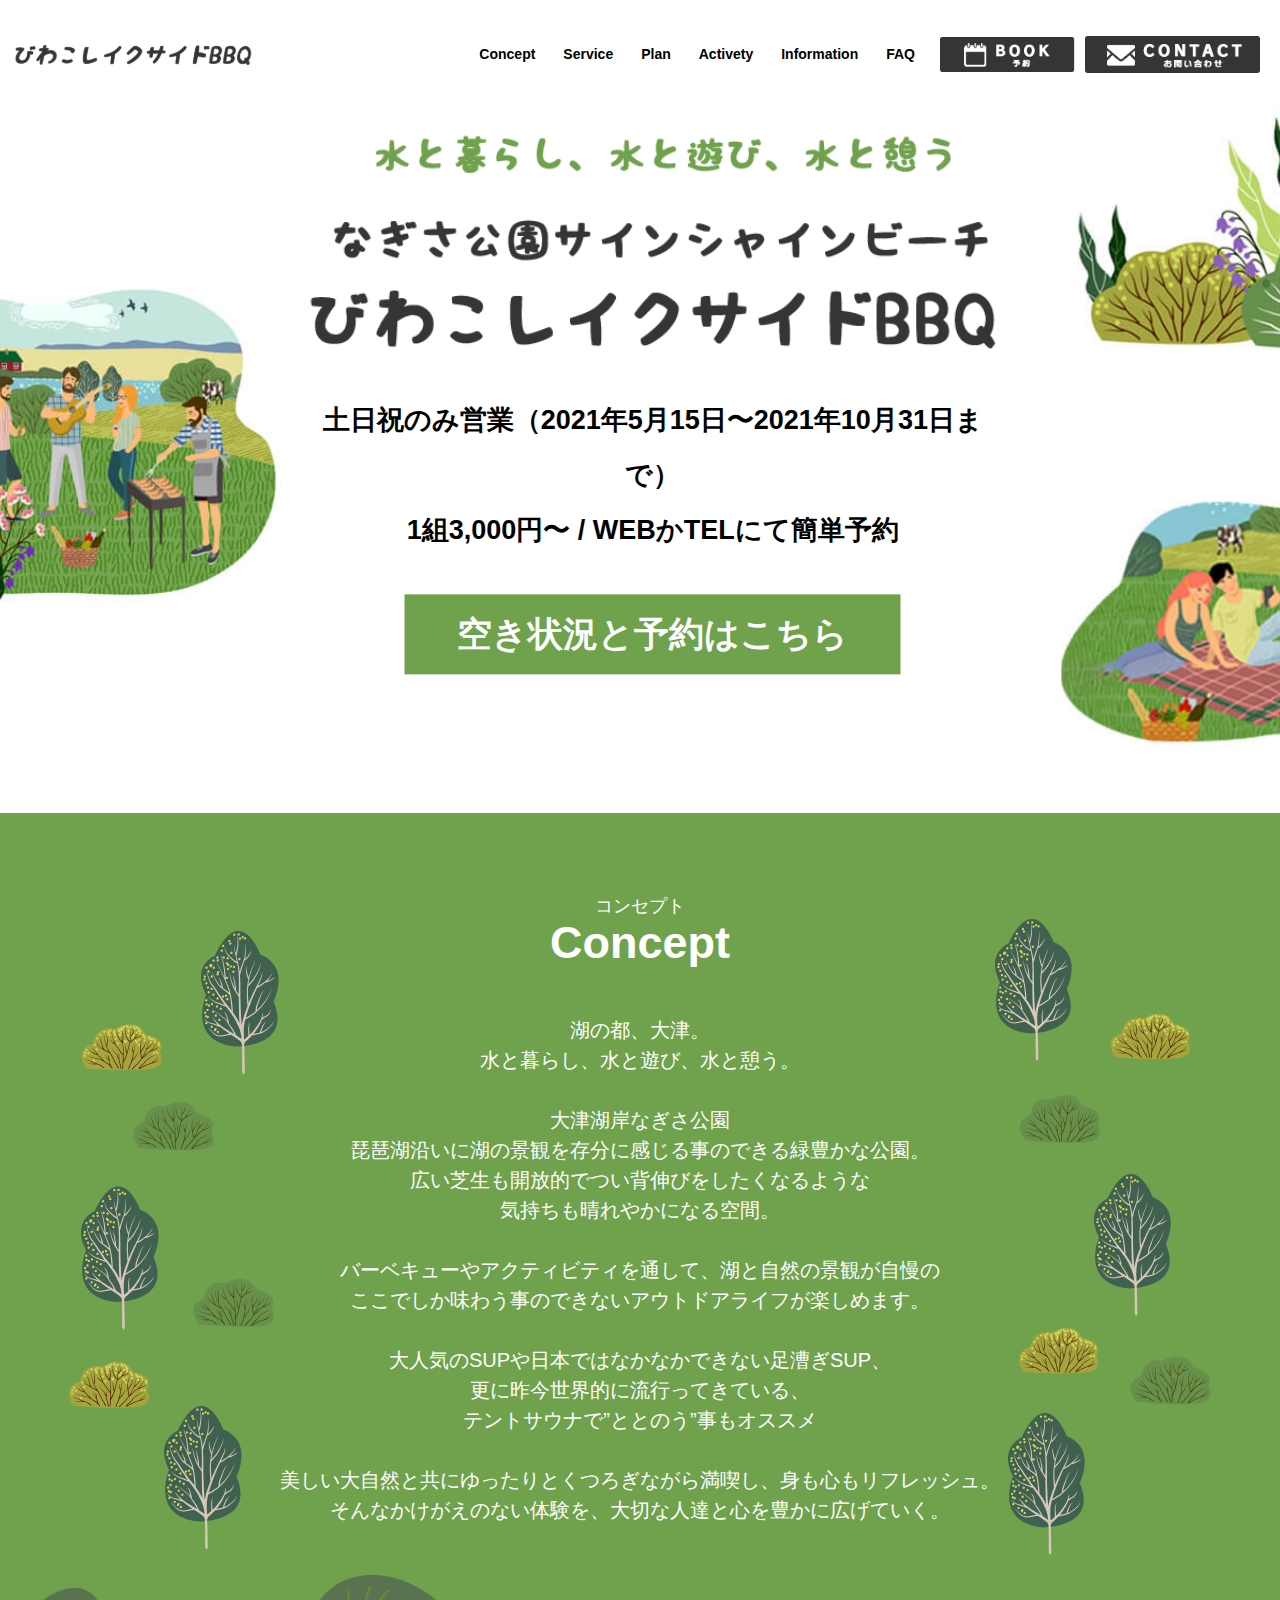
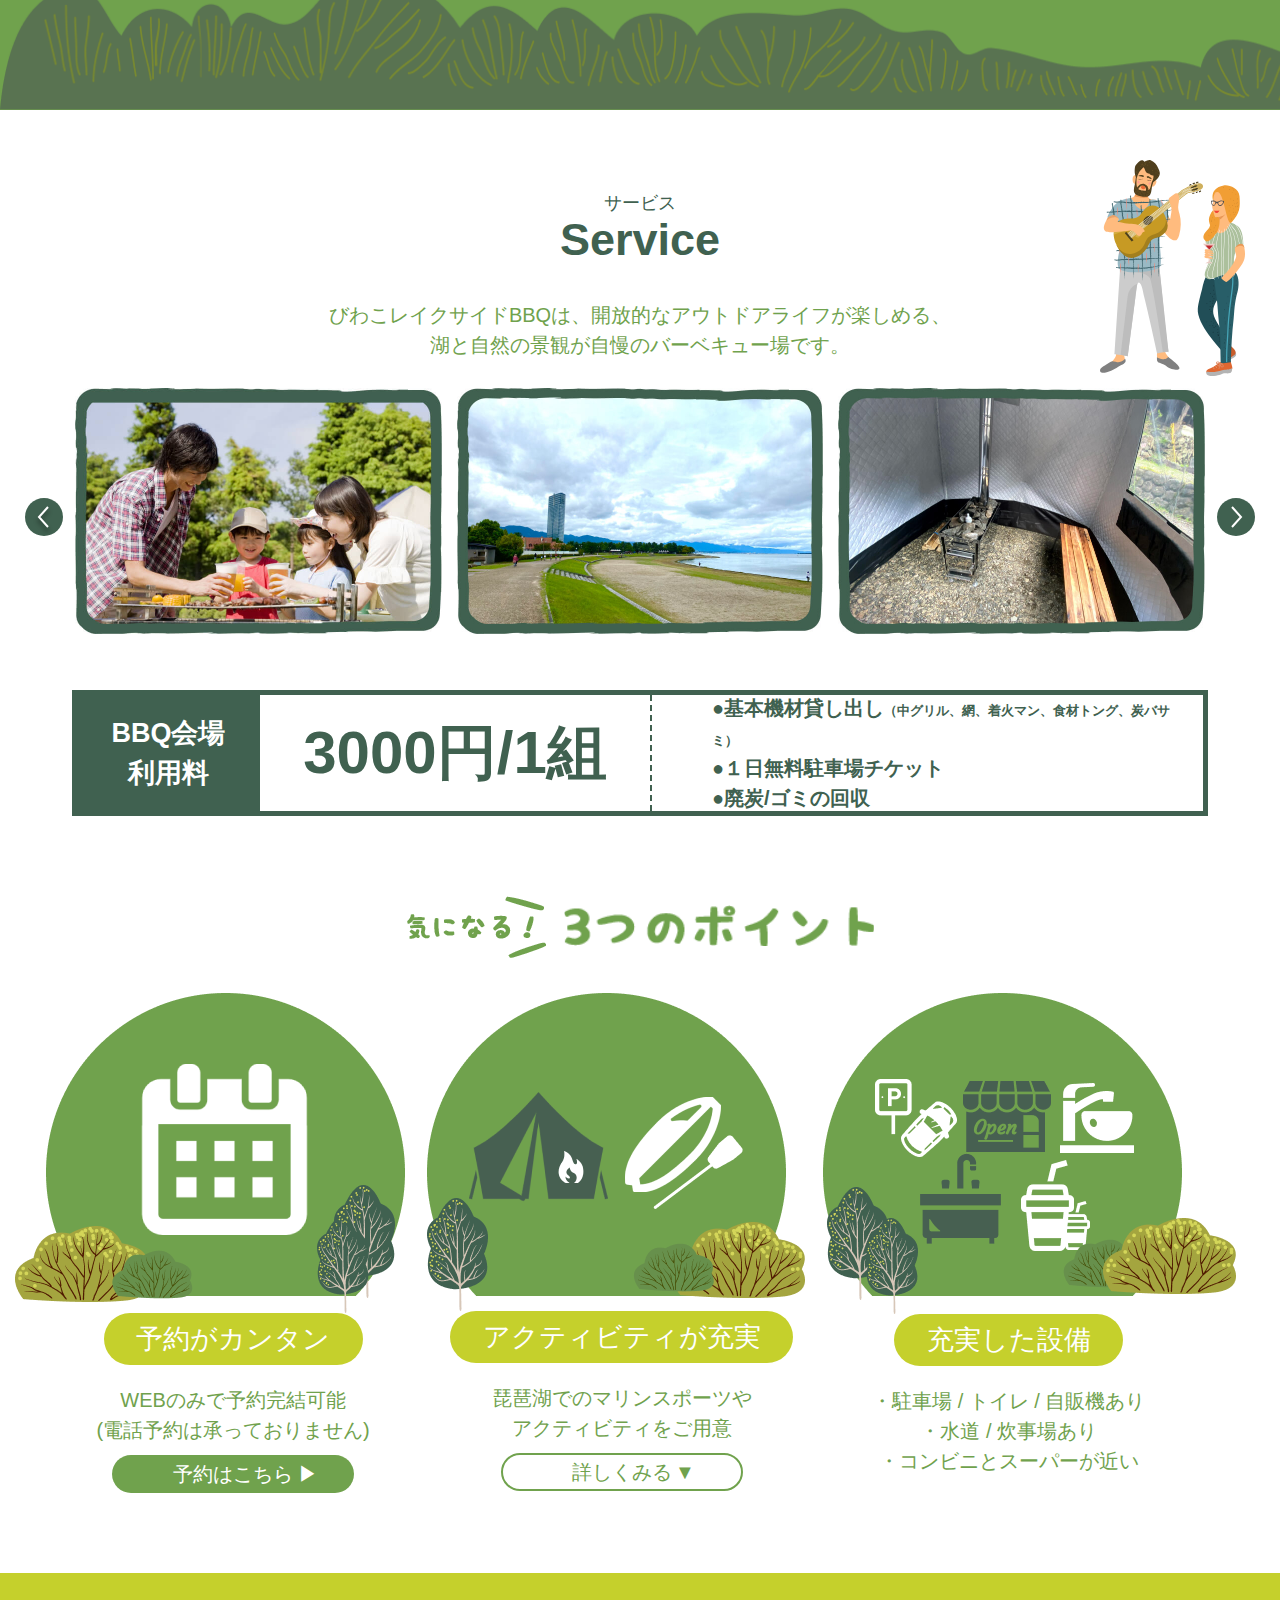
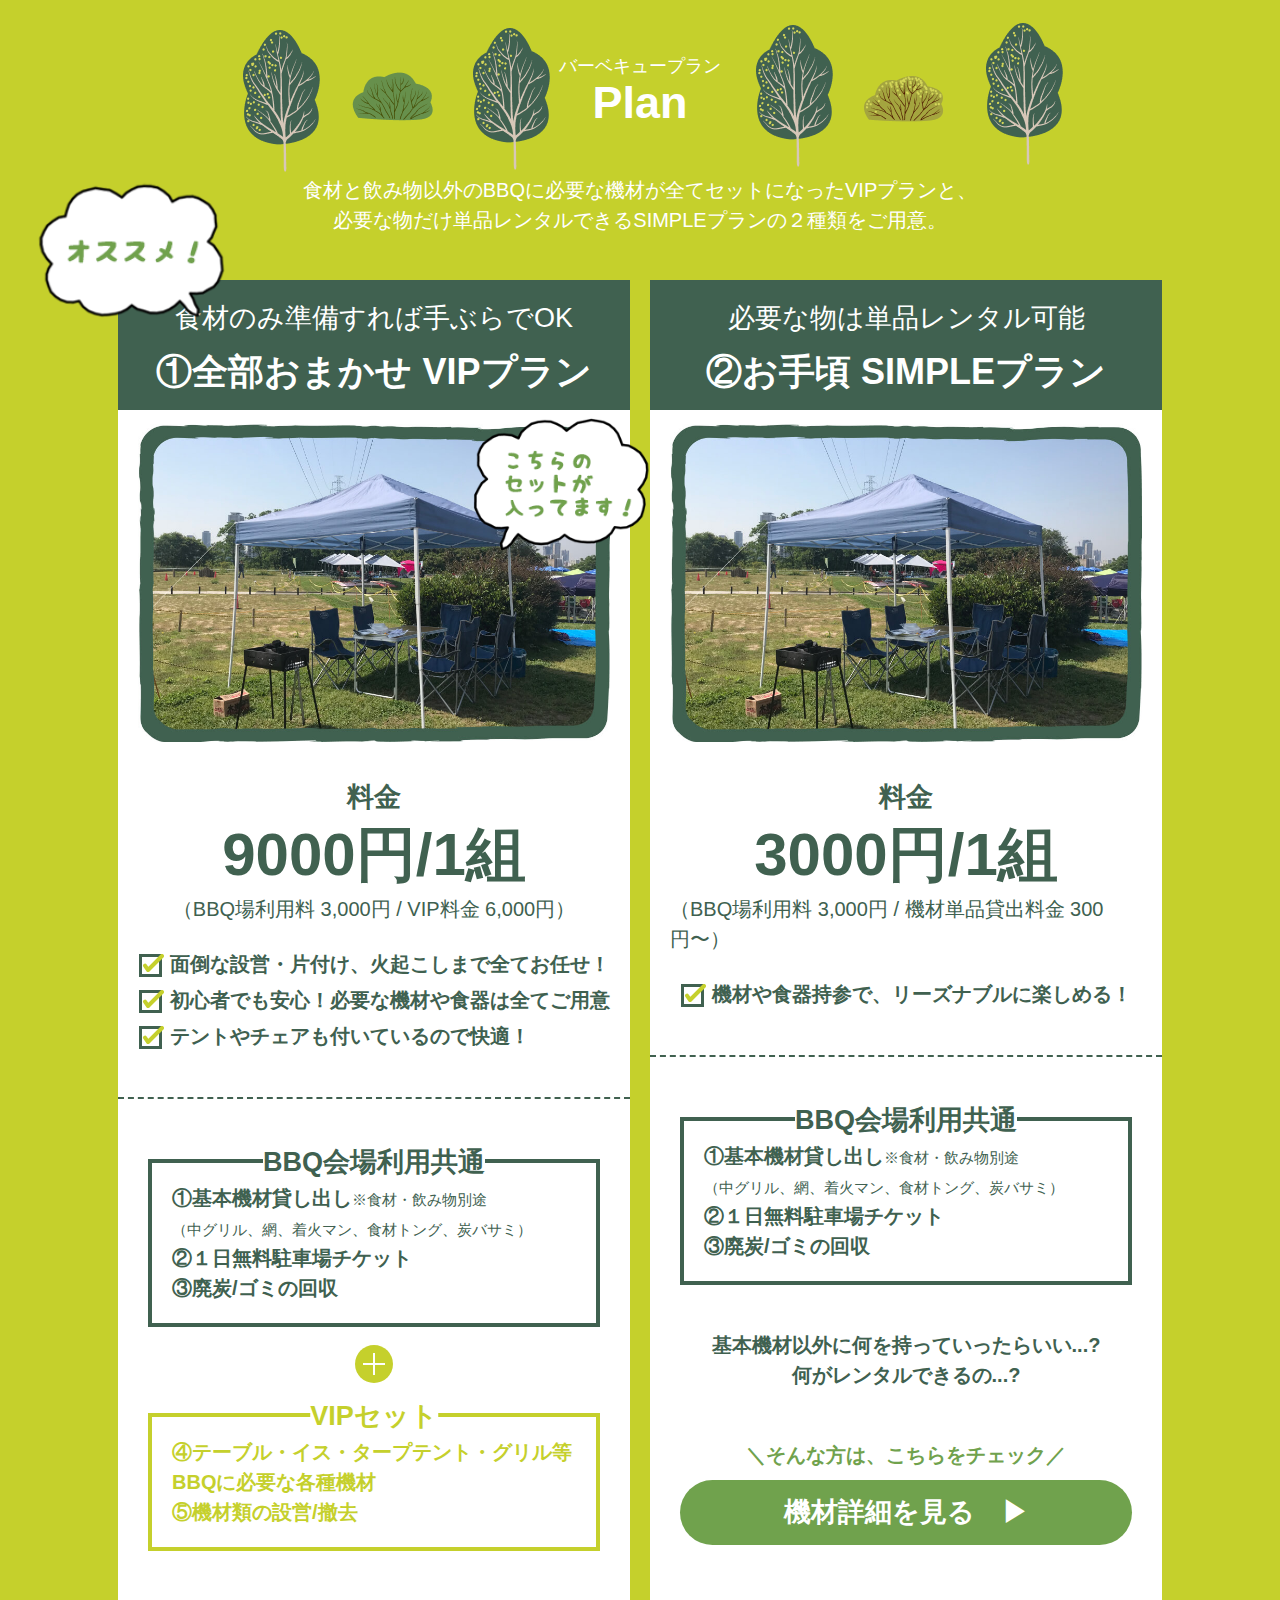
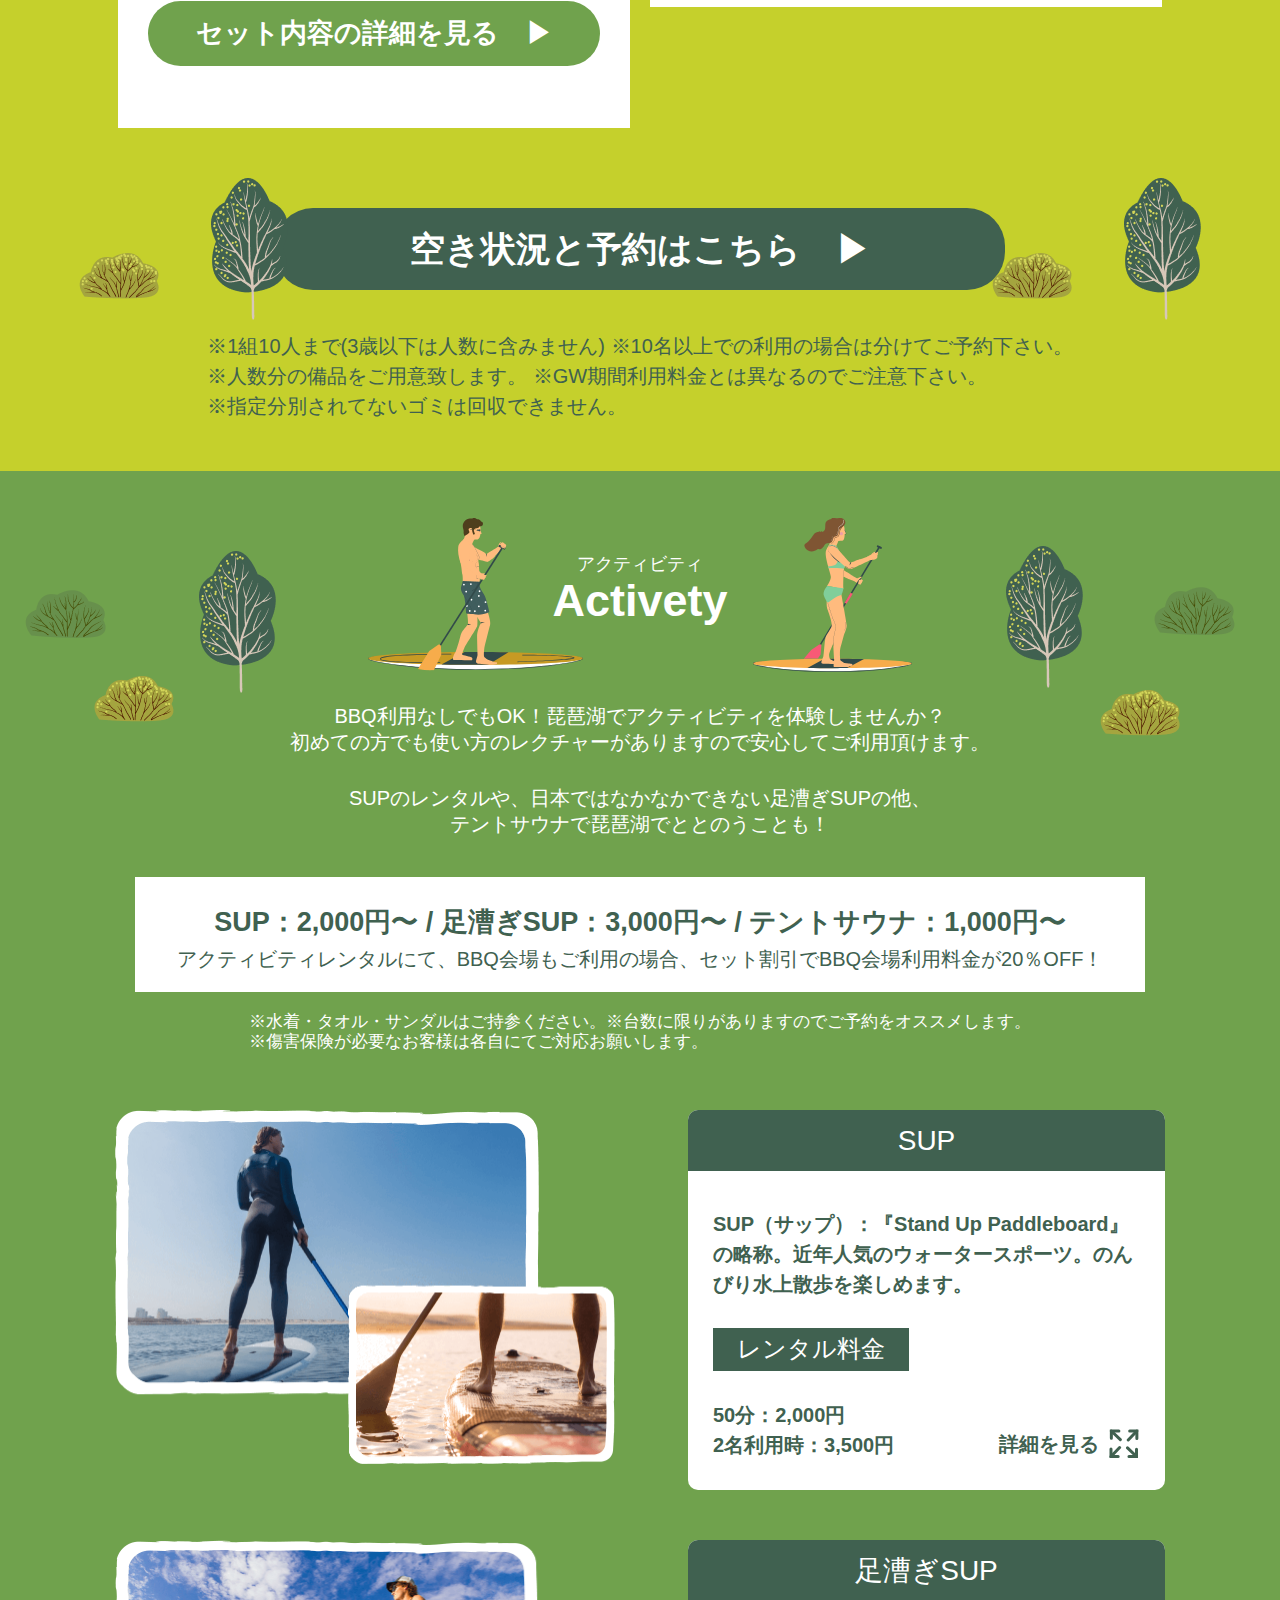
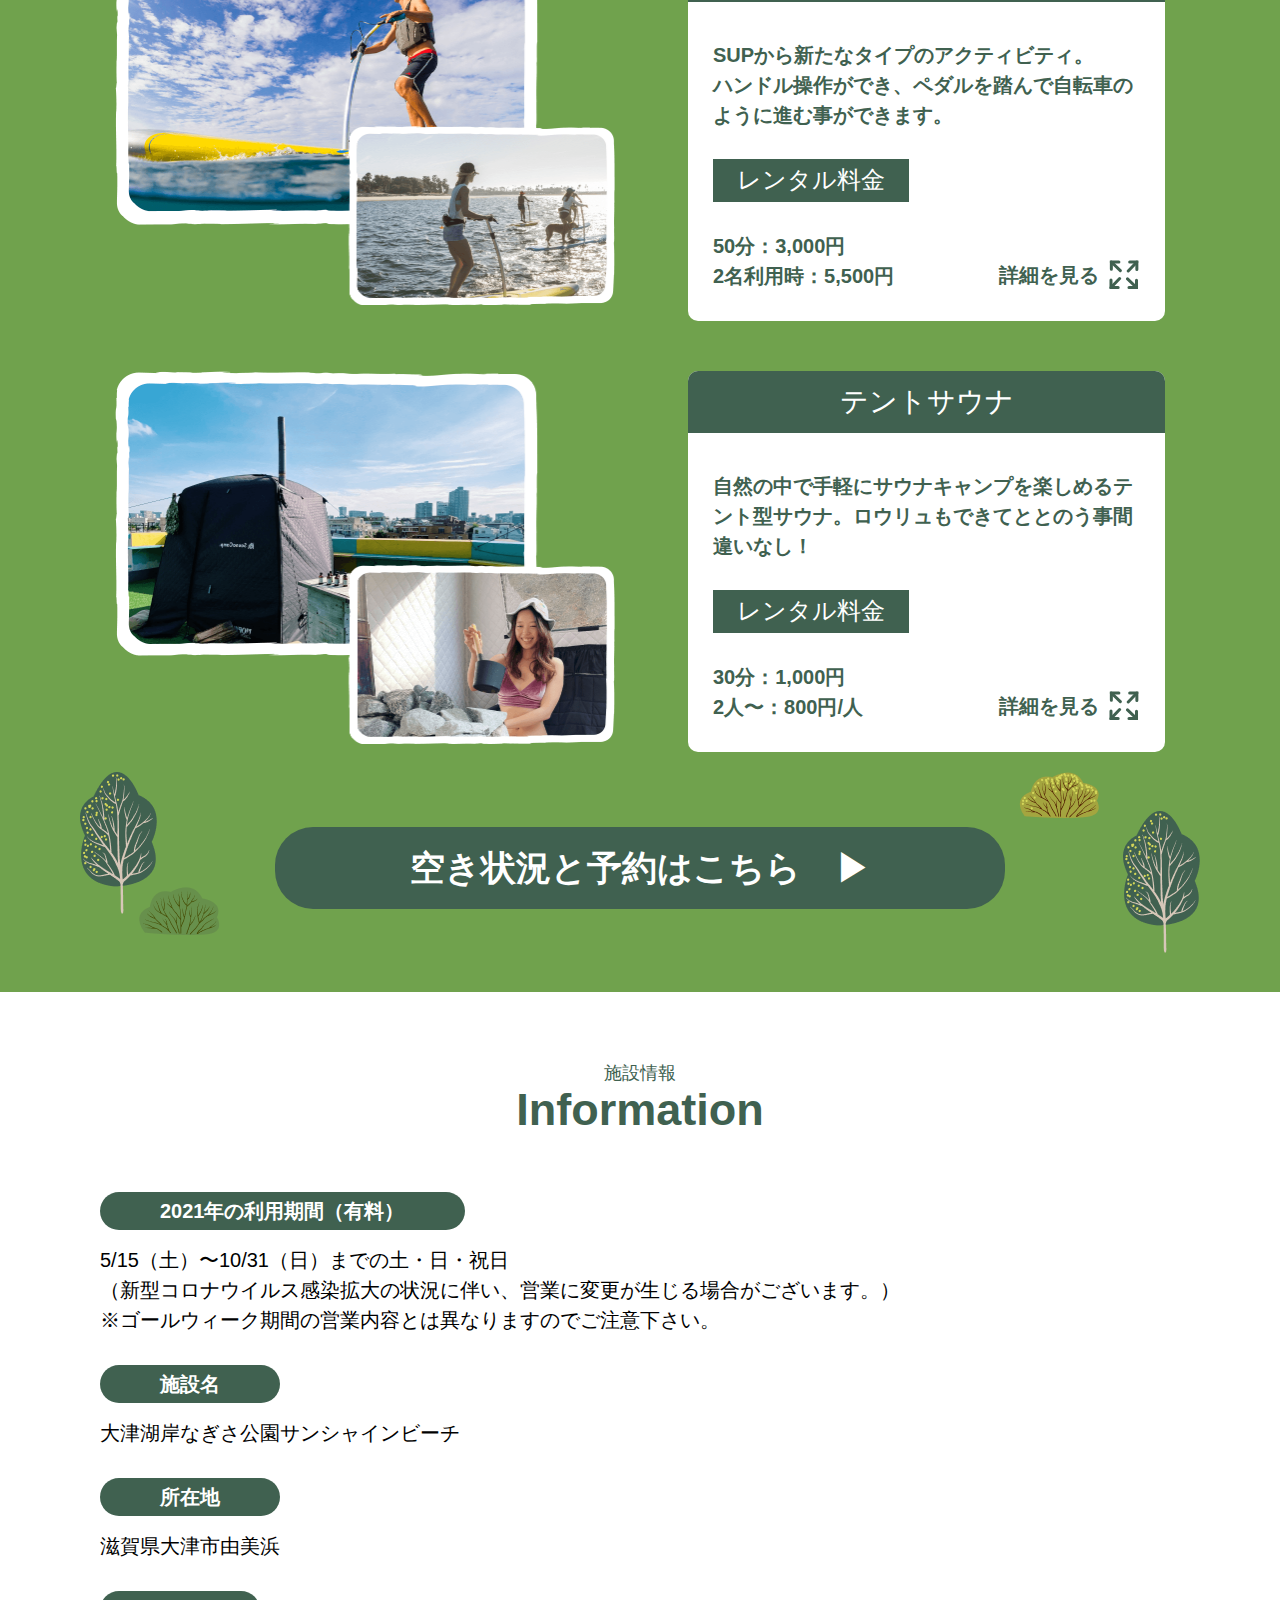
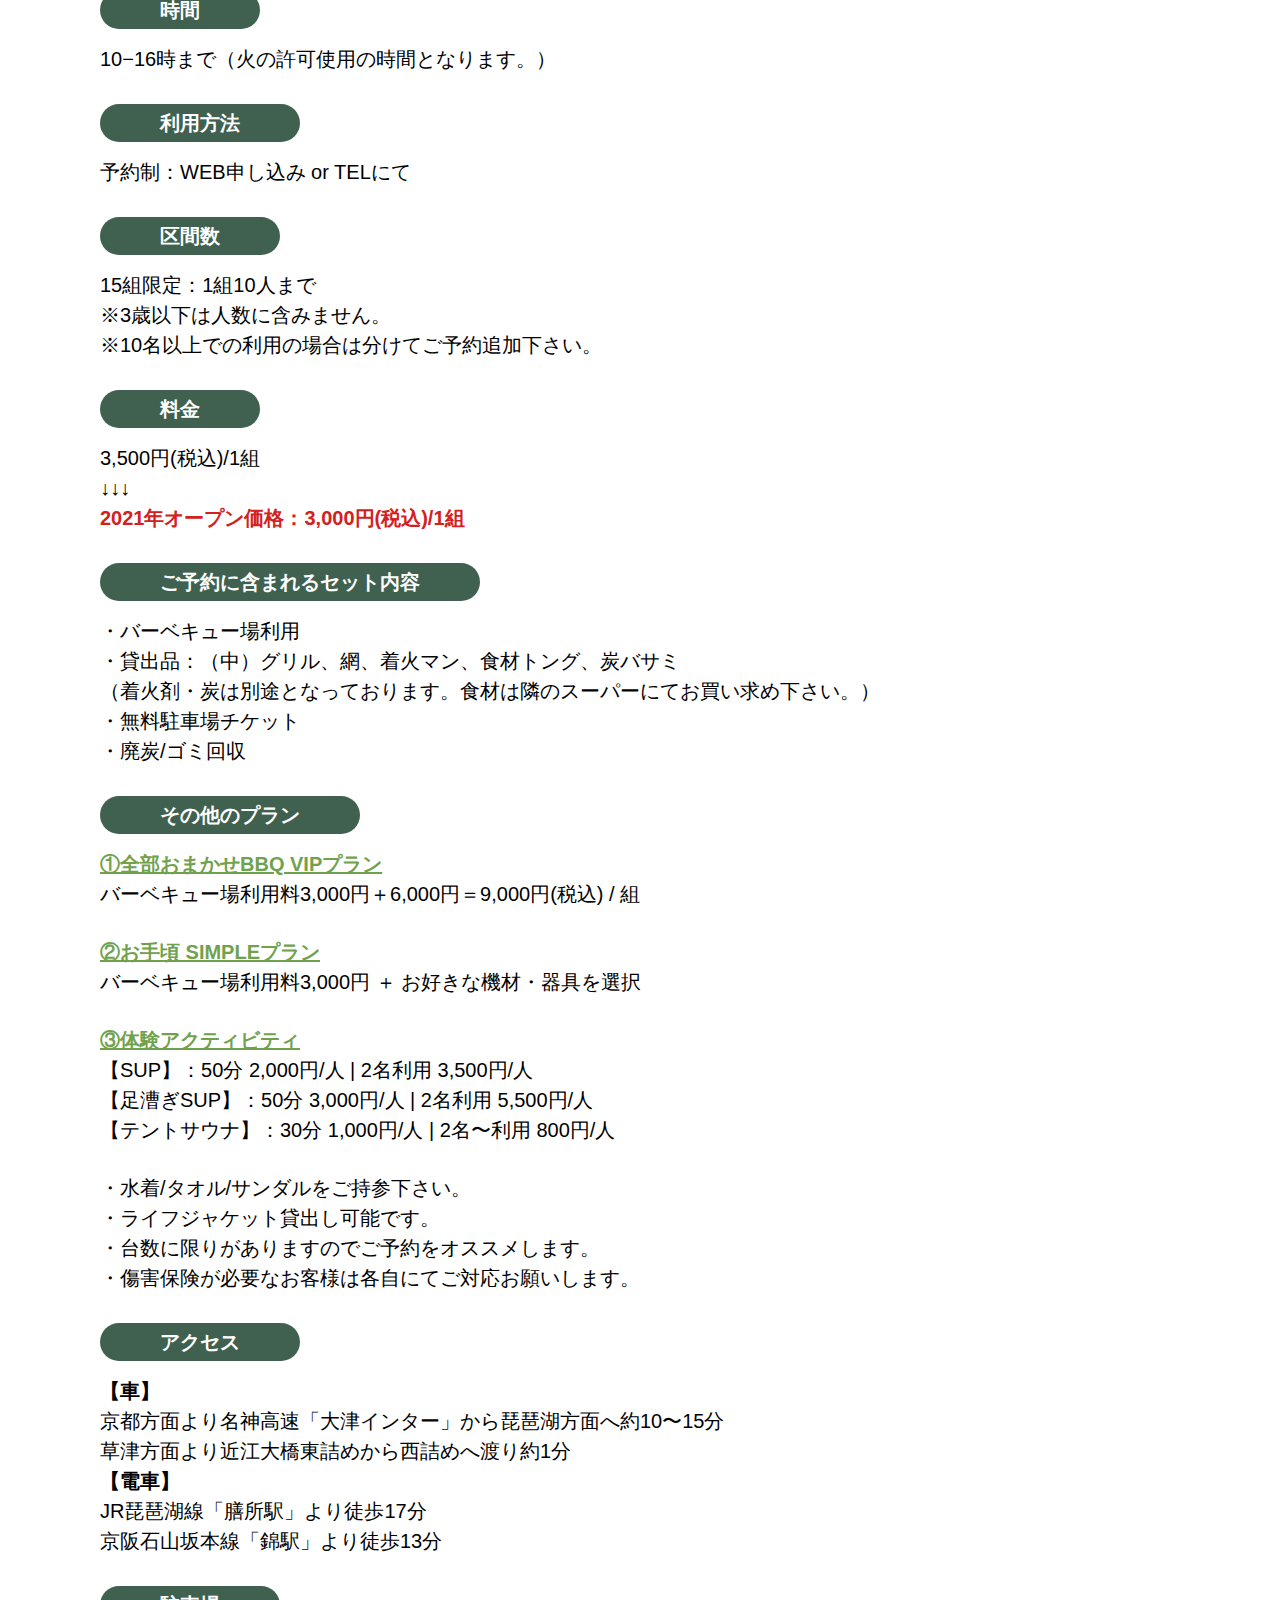
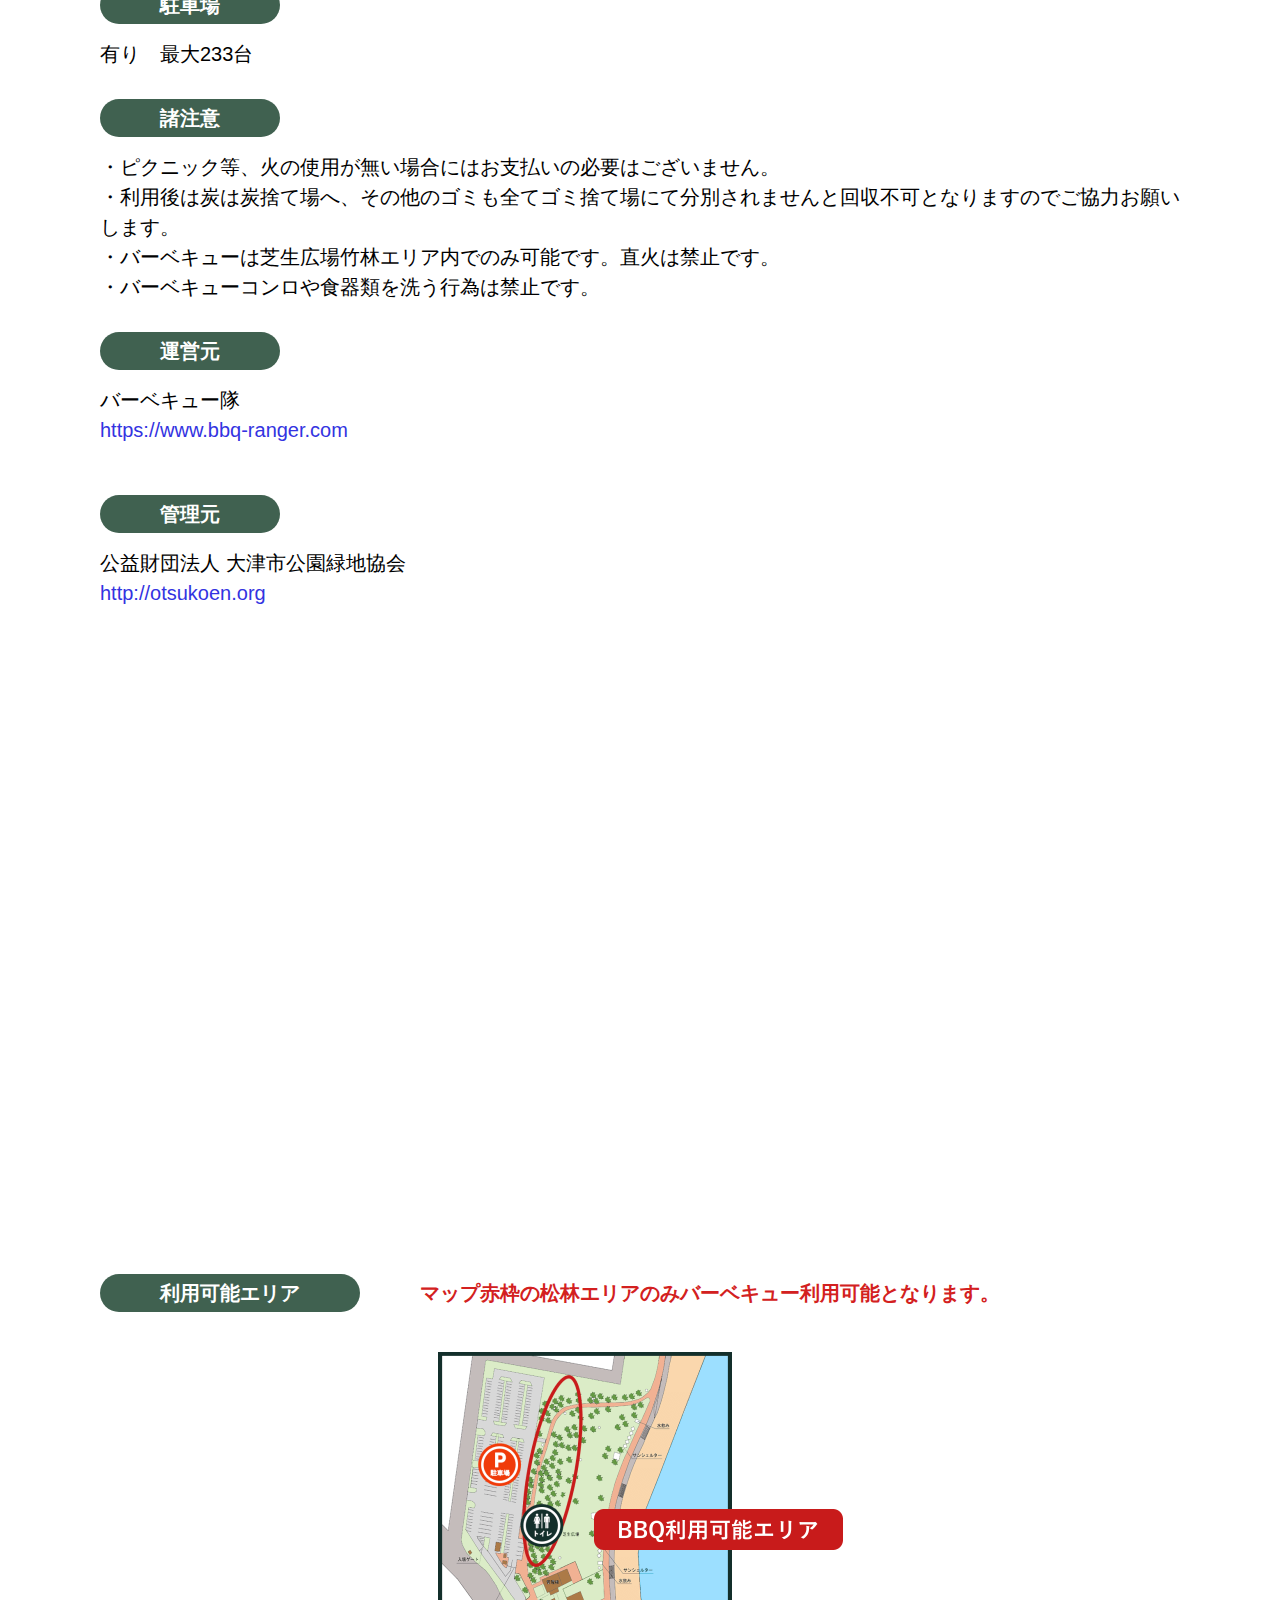
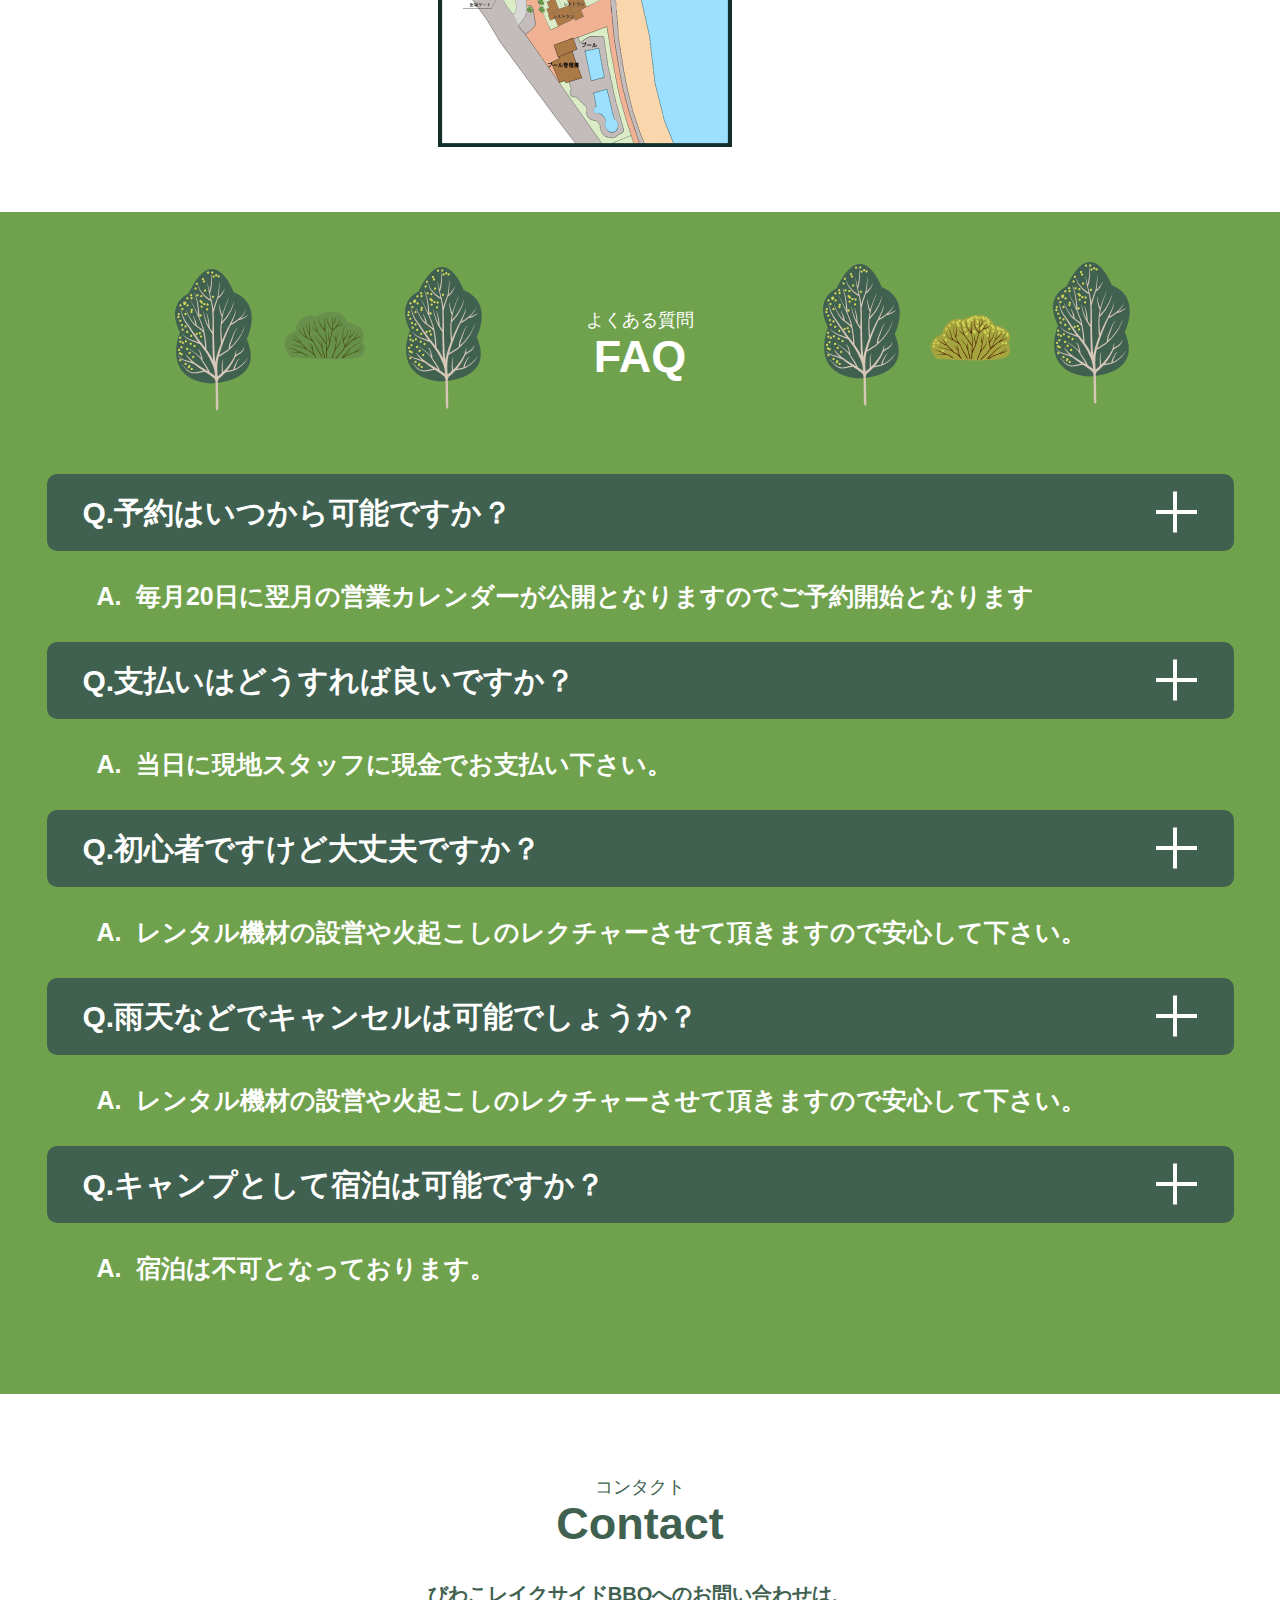
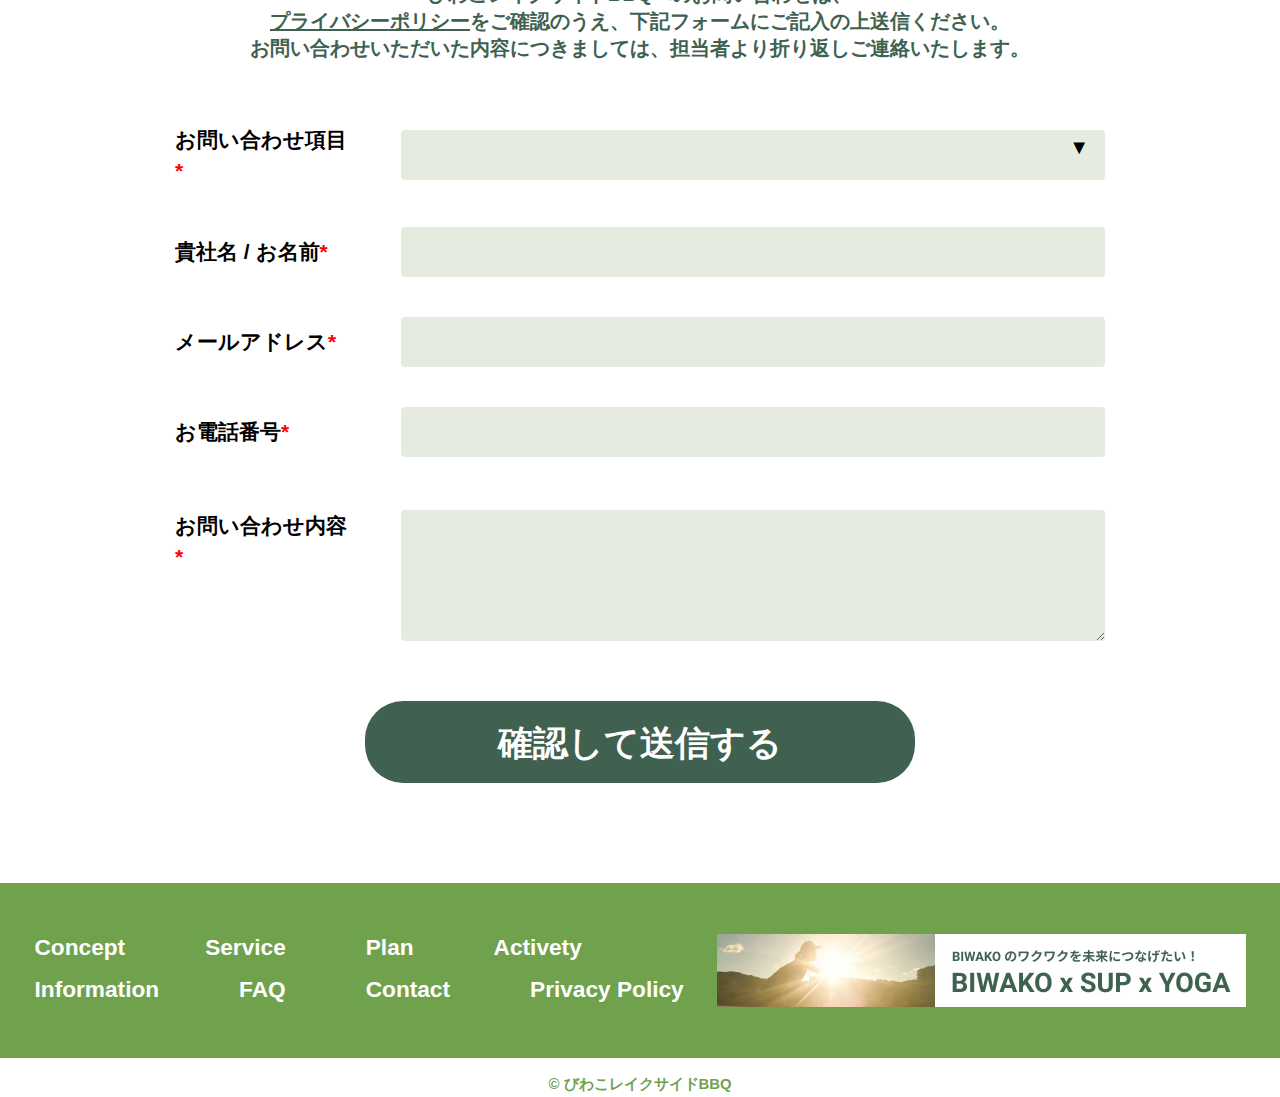
<file: public/index.html>
<!DOCTYPE html>
<!-- 言語宣言/OGP宣言 -->
<html lang="ja" prefix="og: http://ogp.me/ns#">
<head>
  <!-- タイトルタグ ※35文字程度  -->
  <title>びわこレイクサイドBBQ</title>

  <!-- 共通 -->
  <meta charset="UTF-8">
  <meta http-equiv="X-UA-Compatible" content="IE=edge">
  <meta name="viewport" content="width=device-width, initial-scale=1.0">
  <meta name="description" content="" /> <!-- ページ説明 ※80~90文字 -->
  <!-- Windows用 -->
  <meta name="msapplication-TileImage" content="url" /> <!-- 画像URL -->
  <meta name="ç" content="#70A24D" />

  <!-- SNS共通 -->
  <meta property="og:url" content="" /> <!-- ページURL -->
  <meta property="og:title" content="" /> <!-- サイトタイトル ※20文字以内-->
  <meta property="og:image" content="" /> <!-- サムネイル画像（絶対パス） -->
  <meta property="og:site_name" content="" /> <!-- サイト名 -->
  <meta property="og:type" content="website" />
  <meta property="og:description" content="" /> <!-- OG用説明文 ※80~90文字 -->
  <meta property="og:locale" content="ja_JP" />
  <!-- Twitter -->
  <meta name="twitter:card" content="summary_large_image" /> <!-- Twitterカードサイズ -->
  <meta name="twitter:site" content="" /> <!-- @ユーザー名 -->
  <!-- Facebook -->
  <meta property="fb:app_id" content="" /> <!-- facebook app_idを記述 -->

  <!-- ファビコン -->
  <!-- <link rel="icon" type="image/x-icon" href="favicons/favicon.ico">
  <link rel="apple-touch-icon" sizes="180x180" href="favicons/apple-touch-icon-180x180.png"> -->
  <!-- ※対応確認中 -->

  <!-- 外部ファイル読み込み -->
  <link rel="stylesheet" href="assets/css/reseter.css">
  <link rel="stylesheet" href="assets/css/swiper.min.css">
  <link rel="stylesheet" href="assets/css/style.css">
</head>
<body>
  <header>
    <nav class="ly_header">
      <div class="ly_header_inner">
        <h1 class="el_logo"><img src="./assets/img/logo/logo.svg" alt="びわこレイクサイドBBQ"></h1>
        <ul class="bl_header_block">
          <li class="el_header_list"><a class="el_nav_link" href="#concept">Concept</a></li>
          <li class="el_header_list"><a class="el_nav_link" href="#service">Service</a></li>
          <li class="el_header_list"><a class="el_nav_link" href="#plan">Plan</a></li>
          <li class="el_header_list"><a class="el_nav_link" href="#activety">Activety</a></li>
          <li class="el_header_list"><a class="el_nav_link" href="#information">Information</a></li>
          <li class="el_header_list"><a class="el_nav_link" href="#faq">FAQ</a></li>
          <li class="el_header_list"><a class="el_nav_link" href="./underlayerPage/reserve/reserve.html"><img src="./assets/img/logo/reserve.svg" alt="予約"></a></li>
          <li class="el_header_list"><a class="el_nav_link" href="#contact"><img src="./assets/img/logo/contact.svg" alt="お問い合わせ"></a></li>
        </ul>
      </div>
    </nav>
    <button type="button" class="el_headerBtn js_headerBtn">
      <span class="el_headerBtn_line"></span>
    </button>
  </header> <!-- header -->

  <div class="ly_fv">
    <div class="un_fv_container">
      <p class="un_fv_copy">
        <img src="./assets/img/logo/fv_copy.png" alt="水と暮らし、水と遊び、水と憩う　なぎさ公園サンシャインビーチ　びわレイクサイドBBQ">
      </p>
      <div class="un_fv_text">
        <p>土日祝のみ営業（2021年5月15日〜2021年10月31日まで）</p>
        <p>1組3,000円〜 / WEBかTELにて簡単予約</p>
      </div>
      <div class="un_fv_contactContainer">
        <a href="./underlayerPage/reserve/reserve.html" class="un_fv_contact">空き状況と予約はこちら</a>
      </div>
    </div>
  </div> <!-- fv -->

  <main>
    <section id="concept" class="ly_concept hp_Bg">
      <div class="ly_concept_inner">
        <h2 class="el_section_title el_section_concept hp_textw">コンセプト</h2>
        <div class="un_concept_textWrap">
          <div class="un_concept_textBlock">
            <p>
              湖の都、大津。<br>
              水と暮らし、水と遊び、水と憩う。
            </p>
          </div>
          <div class="un_concept_textBlock">
            <p>
              大津湖岸なぎさ公園<br>
              琵琶湖沿いに湖の景観を存分に感じる事のできる緑豊かな公園。<br>
              広い芝生も開放的でつい背伸びをしたくなるような<br>
              気持ちも晴れやかになる空間。
            </p>
          </div>
          <div class="un_concept_textBlock">
            <p>
              バーベキューやアクティビティを通して、湖と自然の景観が自慢の<br>
              ここでしか味わう事のできないアウトドアライフが楽しめます。
            </p>
          </div>
          <div class="un_concept_textBlock">
            <p>
              大人気のSUPや日本ではなかなかできない足漕ぎSUP、<br>
              更に昨今世界的に流行ってきている、<br>
              テントサウナで”ととのう”事もオススメ
            </p>
          </div>
          <div class="un_concept_textBlock">
            <p>
              美しい大自然と共にゆったりとくつろぎながら満喫し、身も心もリフレッシュ。<br>
              そんなかけがえのない体験を、大切な人達と心を豊かに広げていく。
            </p>
          </div>
        </div>
        <span class="ly_concept_treeFirst"><img src="./assets/img/symbol/concept/bg_tree_first.png" alt=""></span>
        <span class="ly_concept_treeSecond"><img src="./assets/img/symbol/concept/bg_tree_second.png" alt=""></span>
      </div>
      <span class="un_concept_bottomBg"></span>
    </section> <!-- concept -->

    <section id="service">
      <h2 class="el_section_title el_section_service">サービス</h2>
      <p class="un_service_text">びわこレイクサイドBBQは、開放的なアウトドアライフが楽しめる、<br>湖と自然の景観が自慢のバーベキュー場です。</p>
      <div class="bl_slide_relative">
        <div class="bl_slide_container swiper-container">
          <div class="swiper-wrapper">
            <div class="swiper-slide el_slide_img js_modalOpen" data-id="04"><img src="./assets/img/photo/slide/slide_img01.jpg" alt=""></div>
            <div class="swiper-slide el_slide_img js_modalOpen" data-id="05"><img src="./assets/img/photo/slide/slide_img02.jpg" alt=""></div>
            <div class="swiper-slide el_slide_img js_modalOpen" data-id="06"><img src="./assets/img/photo/slide/slide_img03.jpg" alt=""></div>
            <div class="swiper-slide el_slide_img js_modalOpen" data-id="07"><img src="./assets/img/photo/slide/slide_img04.jpg" alt=""></div>
            <div class="swiper-slide el_slide_img js_modalOpen" data-id="08"><img src="./assets/img/photo/slide/slide_img05.jpg" alt=""></div>
            <div class="swiper-slide el_slide_img js_modalOpen" data-id="09"><img src="./assets/img/photo/slide/slide_img06.jpg" alt=""></div>
            <div class="swiper-slide el_slide_img js_modalOpen" data-id="10"><img src="./assets/img/photo/slide/slide_img07.jpg" alt=""></div>
            <div class="swiper-slide el_slide_img js_modalOpen" data-id="11"><img src="./assets/img/photo/slide/slide_img08.jpg" alt=""></div>
            <div class="swiper-slide el_slide_img js_modalOpen" data-id="12"><img src="./assets/img/photo/slide/slide_img09.jpg" alt=""></div>
            <div class="swiper-slide el_slide_img js_modalOpen" data-id="13"><img src="./assets/img/photo/slide/slide_img10.jpg" alt=""></div>
            <div class="swiper-slide el_slide_img js_modalOpen" data-id="14"><img src="./assets/img/photo/slide/slide_img11.jpg" alt=""></div>
            <div class="swiper-slide el_slide_img js_modalOpen" data-id="15"><img src="./assets/img/photo/slide/slide_img12.jpg" alt=""></div>
          </div>
        </div>
        <button type="button" class="swiper-button-prev"><img src="./assets/img/symbol/service/slidebtn_left.svg" alt=""></button>
        <button type="button" class="swiper-button-next"><img src="./assets/img/symbol/service/slidebtn_right.svg" alt=""></button>
      </div>
      <!-- スライドモーダル -->
      <div class="bl_modal_slide is_open_modal" data-id="modal04"><img src="./assets/img/photo/slide/slide_img01.png" alt=""></div>
      <div class="bl_modal_slide is_open_modal" data-id="modal05"><img src="./assets/img/photo/slide/slide_img02.png" alt=""></div>
      <div class="bl_modal_slide is_open_modal" data-id="modal06"><img src="./assets/img/photo/slide/slide_img03.png" alt=""></div>
      <div class="bl_modal_slide is_open_modal" data-id="modal07"><img src="./assets/img/photo/slide/slide_img04.png" alt=""></div>
      <div class="bl_modal_slide is_open_modal" data-id="modal08"><img src="./assets/img/photo/slide/slide_img05.png" alt=""></div>
      <div class="bl_modal_slide is_open_modal" data-id="modal09"><img src="./assets/img/photo/slide/slide_img06.png" alt=""></div>
      <div class="bl_modal_slide is_open_modal" data-id="modal10"><img src="./assets/img/photo/slide/slide_img07.png" alt=""></div>
      <div class="bl_modal_slide is_open_modal" data-id="modal11"><img src="./assets/img/photo/slide/slide_img08.png" alt=""></div>
      <div class="bl_modal_slide is_open_modal" data-id="modal12"><img src="./assets/img/photo/slide/slide_img09.png" alt=""></div>
      <div class="bl_modal_slide is_open_modal" data-id="modal13"><img src="./assets/img/photo/slide/slide_img10.png" alt=""></div>
      <div class="bl_modal_slide is_open_modal" data-id="modal14"><img src="./assets/img/photo/slide/slide_img11.png" alt=""></div>
      <div class="bl_modal_slide is_open_modal" data-id="modal15"><img src="./assets/img/photo/slide/slide_img12.png" alt=""></div>
      <div class="bl_strongBox_container">
        <div class="bl_strongBox">
          <div class="el_strongBox_ttlblock">
            <p>BBQ会場<br class="hp_br_notsp">利用料</p>
          </div>
          <div class="bl_strongBox_mainBlock">
            <p>3000円/1組</p>
          </div>
          <div class="bl_strongBox_subBlock">
            <ul class="el_strongBox_list">
              <li>●基本機材貸し出し<span class="el_strongBox_annotation">（中グリル、網、着火マン、食材トング、炭バサミ）</span></li>
              <li>●１日無料駐車場チケット</li>
              <li>●廃炭/ゴミの回収</li>
            </ul>
          </div>
        </div>
      </div>
      <h3 class="el_section_subTitle"><img src="./assets/img/logo/point.svg" alt="気になる！3つのポイント"></h3>
      <div class="un_point_contaier">
        <ul class="un_point_block">
          <li class="un_point_list">
            <div><img src="./assets/img/symbol/service/point_01.png" alt=""></div>
            <div class="un_point_aboutWrap">
              <h4 class="el_accent_head un_point_head hp_bg_supportColor">予約がカンタン</h4>
              <p class="un_point_text">WEBのみで予約完結可能<br>
                (電話予約は承っておりません)</p>
              <p class="el_accent_head un_point_sub hp_bg_subColor"><a href="./underlayerPage/reserve/reserve.html">予約はこちら</a></p>
            </div>
          </li>
          <li class="un_point_list">
            <div><img src="./assets/img/symbol/service/point_02.png" alt=""></div>
            <div class="un_point_aboutWrap">
              <h4 class="el_accent_head un_point_head hp_bg_supportColor">アクティビティが充実</h4>
              <p class="un_point_text">琵琶湖でのマリンスポーツや<br>アクティビティをご用意</p>
              <p class="el_accent_head un_point_sub"><a href="#activety">詳しくみる</a></p>
            </div>
          </li>
          <li class="un_point_list">
            <div><img src="./assets/img/symbol/service/point_03.png" alt=""></div>
            <div class="un_point_aboutWrap">
              <h4 class="el_accent_head un_point_head hp_bg_supportColor">充実した設備</h4>
              <ul class="un_point_text">
                <li>・駐車場 / トイレ / 自販機あり</li>
                <li>・水道 / 炊事場あり</li>
                <li>・コンビニとスーパーが近い</li>
              </ul>
            </div>
          </li>
        </ul>
      </div>
    </section> <!-- service -->

    <section id="plan" class="hp_subBg">
      <div class="ly_plan_inner">
        <h2 class="el_section_title el_section_plan hp_textw">バーベキュープラン</h2>
        <span class="el_title_treeFirst"><img src="./assets/img/symbol/common/tree_first.png.png" alt=""></span>
        <span class="el_title_treeSecond"><img src="./assets/img/symbol/common/tree_second.png" alt=""></span>
        <p class="un_plan_read">食材と飲み物以外のBBQに必要な機材が全てセットになったVIPプランと、<br>必要な物だけ単品レンタルできるSIMPLEプランの２種類をご用意。
        </p>
        <div class="bl_strongContainer">
          <div class="bl_strongBox hp_flex_column">
            <div class="el_strongBox_ttlblock">
              <p class="el_strongBox_subttl">食材のみ準備すれば手ぶらでOK</p>
              <h3 class="el_strongBox_ttl">①全部おまかせ VIPプラン</h3>
            </div>
            <div class="bl_strongBox_mainBlock">
              <p class="el_strongBox_mainImg">
                <img src="./assets/img/photo/plan/plan_img.jpg" alt="">
                <img class="un_plan_set" src="./assets/img/logo/plan02.svg" alt="こちらのセットが入ってます！">
              </p>
              <div class="bl_strongBox_mainText">
                <p class="bl_strongBox_mainPrice">料金</p>
                <p class="bl_strongBox_mainValue">9000円/1組</p>
                <p>（BBQ場利用料 3,000円 / VIP料金 6,000円）</p>
                <ul class="bl_strongBox_mainList">
                  <li class="bl_strongBox_mainItem">面倒な設営・片付け、火起こしまで全てお任せ！</li>
                  <li class="bl_strongBox_mainItem">初心者でも安心！必要な機材や食器は全てご用意</li>
                  <li class="bl_strongBox_mainItem">テントやチェアも付いているので快適！</li>
                </ul>
              </div>
            </div>
            <div class="bl_strongBox_subBlock">
              <div class="bl_strongBox_innerBlock">
                <p class="el_strongBox_subAbout">BBQ会場利用共通</p>
                <ol>
                  <li>①基本機材貸し出し<span class="el_strongBox_subtext">※食材・飲み物別途<br>（中グリル、網、着火マン、食材トング、炭バサミ）</span></li>
                  <li>②１日無料駐車場チケット</li>
                  <li>③廃炭/ゴミの回収</li>
                </ol>
              </div>
              <div class="el_strongBox_crossIcon"><img src="./assets/img/symbol/plan/cross.svg" alt=""></div>
              <div class="bl_strongBox_innerBlock">
                <p class="el_strongBox_subAbout">VIPセット</p>
                <ol>
                  <li>④テーブル・イス・タープテント・グリル等BBQに必要な各種機材</li>
                  <li>⑤機材類の設営/撤去</li>
                </ol>
              </div>
              <p class="el_accent_head hp_mt50"><a href="./underlayerPage/plan/plan.html">セット内容の詳細を見る<span class="el_accent_icon">▶︎</span></a></p>
            </div>
            <span class="un_plan_recommend"><img src="./assets/img/logo/plan.svg" alt="オススメ！"></span>
          </div>
          <div class="bl_strongBox hp_flex_column">
            <div class="el_strongBox_ttlblock">
              <p class="el_strongBox_subttl">必要な物は単品レンタル可能</p>
              <h3 class="el_strongBox_ttl">②お手頃 SIMPLEプラン</h3>
            </div>
            <div class="bl_strongBox_mainBlock">
              <p class="el_strongBox_mainImg">
                <img src="./assets/img/photo/plan/plan_img.jpg" alt="">
              </p>
              <div class="bl_strongBox_mainText">
                <p class="bl_strongBox_mainPrice">料金</p>
                <p class="bl_strongBox_mainValue">3000円/1組</p>
                <p>（BBQ場利用料 3,000円 / 機材単品貸出料金 300円〜）</p>
                <ul class="bl_strongBox_mainList">
                  <li class="bl_strongBox_mainItem">機材や食器持参で、リーズナブルに楽しめる！</li>
                </ul>
              </div>
            </div>
            <div class="bl_strongBox_subBlock">
              <div class="bl_strongBox_innerBlock">
                <p class="el_strongBox_subAbout">BBQ会場利用共通</p>
                <ol>
                  <li>①基本機材貸し出し<span class="el_strongBox_subtext">※食材・飲み物別途<br>（中グリル、網、着火マン、食材トング、炭バサミ）</span></li>
                  <li>②１日無料駐車場チケット</li>
                  <li>③廃炭/ゴミの回収</li>
                </ol>
              </div>
              <div class="el_strongBox_subAddition">
                <p>基本機材以外に何を持っていったらいい...?</p>
                <p>何がレンタルできるの...?</p>
              </div>
              <div class="hp_mt50">
                <span class="el_accent_attention">＼そんな方は、こちらをチェック／</span>
                <p class="el_accent_head"><a href="./underlayerPage/rental/rental.html">機材詳細を見る<span class="el_accent_icon">▶︎</span></a></p>
              </div>
            </div>
          </div>
        </div>
        <div class="el_accent_wrap">
          <p class="el_accent_head"><a href="./underlayerPage/reserve/reserve.html">空き状況と予約はこちら<span class="el_accent_icon">▶︎</span></a></p>
          <span class="el_headTree_first"><img src="./assets/img/symbol/plan/tree_third.png" alt=""></span>
          <span class="el_headTree_second"><img src="./assets/img/symbol/plan/tree_third.png" alt=""></span>
          <span class="el_headTree_sp"><img src="./assets/img/symbol/common/tree_sp.svg" alt=""></span>
        </div>
        <div class=" un_addition_container">
          <ul class="un_addition_inner">
            <li>※1組10人まで(3歳以下は人数に含みません) ※10名以上での利用の場合は分けてご予約下さい。</li>
            <li>※人数分の備品をご用意致します。 ※GW期間利用料金とは異なるのでご注意下さい。</li>
            <li>※指定分別されてないゴミは回収できません。</li>
          </ul>
        </div>
      </div>
    </section> <!-- plan -->

    <section id="activety" class="hp_Bg">
      <div class="ly_activety_titleWrap">
        <h2 class="el_section_title el_section_activety hp_textw">アクティビティ</h2>
        <span class="ly_activety_man"><img src="./assets/img/symbol/activety/human_man.svg" alt=""></span>
        <span class="ly_activety_woman"><img src="./assets/img/symbol/activety/human_woman.svg" alt=""></span>
        <span class="ly_activety_treeFirst"><img src="./assets/img/symbol/activety/bg_treeFirst.png" alt=""></span>
        <span class="ly_activety_treeSecond"><img src="./assets/img/symbol/activety/bg_treeSecond.png" alt=""></span>
      </div>
      <div class="un_activety_read">
        <div class="un_activety_readTop">
          <p>BBQ利用なしでもOK！琵琶湖でアクティビティを体験しませんか？</p>
          <p>初めての方でも使い方のレクチャーがありますので安心してご利用頂けます。</p>
        </div>
        <div class="un_activety_readBottom">
          <p>SUPのレンタルや、日本ではなかなかできない足漕ぎSUPの他、<br>テントサウナで琵琶湖でととのうことも！</p>
        </div>
      </div>
      <div class="un_activety_textBox">
        <p class="un_activety_strong">SUP：2,000円〜 / 足漕ぎSUP：3,000円〜 / テントサウナ：1,000円〜</p>
        <p>アクティビティレンタルにて、BBQ会場もご利用の場合、セット割引でBBQ会場利用料金が20％OFF！</p>
      </div>
      <div class="un_activety_commentBox">
        <ul class="un_activety_list">
          <li>※水着・タオル・サンダルはご持参ください。※台数に限りがありますのでご予約をオススメします。</li>
          <li>※傷害保険が必要なお客様は各自にてご対応お願いします。</li>
        </ul>
      </div>
      <div class="un_activety_main">
        <div class="un_activety_mainContainer">
          <div class="un_activety_imgContainer">
            <div class="un_activety_img"><img src="./assets/img/photo/activety/activety_img01.png" alt=""></div>
          </div>
          <div class="un_activety_descriptionContainer">
            <h3 class="un_activety_descriptiontitle">SUP</h3>
            <div class="un_activety_descriptionbox">
              <p>SUP（サップ）：『Stand Up Paddleboard』の略称。近年人気のウォータースポーツ。のんびり水上散歩を楽しめます。</p>
              <h4 class="un_activety_descriptionPrice">レンタル料金</h4>
              <div class="un_activety_descriptionBottomWrap">
                <ul class="un_activety_descriptionList">
                  <li>50分：2,000円</li>
                  <li>2名利用時：3,500円</li>
                </ul>
                <button type="button" class="un_activety_descriptionLink js_modalOpen" data-id="01">詳細を見る</button>
              </div>
            </div>
          </div>
        </div>
        <div class="un_activety_mainContainer">
          <div class="un_activety_imgContainer">
            <div class="un_activety_img"><img src="./assets/img/photo/activety/activety_img02.png" alt=""></div>
          </div>
          <div class="un_activety_descriptionContainer">
            <h3 class="un_activety_descriptiontitle">足漕ぎSUP</h3>
            <div class="un_activety_descriptionbox">
              <p>SUPから新たなタイプのアクティビティ。<br>ハンドル操作ができ、ペダルを踏んで自転車のように進む事ができます。</p>
              <h4 class="un_activety_descriptionPrice">レンタル料金</h4>
              <div class="un_activety_descriptionBottomWrap">
                <ul class="un_activety_descriptionList">
                  <li>50分：3,000円</li>
                  <li>2名利用時：5,500円</li>
                </ul>
                <button type="button" class="un_activety_descriptionLink js_modalOpen" data-id="02">詳細を見る</button>
              </div>
            </div>
          </div>
        </div>
        <div class="un_activety_mainContainer">
          <div class="un_activety_imgContainer">
            <div class="un_activety_img"><img src="./assets/img/photo/activety/activety_img03.png" alt=""></div>
          </div>
          <div class="un_activety_descriptionContainer">
            <h3 class="un_activety_descriptiontitle">テントサウナ</h3>
            <div class="un_activety_descriptionbox">
              <p>自然の中で手軽にサウナキャンプを楽しめるテント型サウナ。ロウリュもできてととのう事間違いなし！</p>
              <h4 class="un_activety_descriptionPrice">レンタル料金</h4>
              <div class="un_activety_descriptionBottomWrap">
                <ul class="un_activety_descriptionList">
                  <li>30分：1,000円</li>
                  <li>2人〜：800円/人</li>
                </ul>
                <button type="button" class="un_activety_descriptionLink js_modalOpen" data-id="03">詳細を見る</button>
              </div>
            </div>
          </div>
        </div>
      </div>
      <div class="el_accent_wrap">
        <p class="el_accent_head"><a href="./underlayerPage/reserve/reserve.html">空き状況と予約はこちら<span class="el_accent_icon">▶︎</span></a></p>
        <span class="el_headTree_first"><img src="./assets/img/symbol/activety/tree_first.png" alt=""></span>
        <span class="el_headTree_second"><img src="./assets/img/symbol/activety/tree_second.png" alt=""></span>
        <span class="el_headTree_sp"><img src="./assets/img/symbol/common/tree_sp.svg" alt=""></span>
      </div>
      <!-- オーバーレイ -->
      <div id="overlay" class="bl_overlay js_overlay"></div>
      <!-- modal01 -->
      <div class="bl_modal_window is_open_modal" data-id="modal01">
        <div class="bl_modal_windowInner">
          <div class="el_modal_tree"><img src="./assets/img/symbol/modal/modalTree01.png" alt=""></div>
          <div class="bl_modal_innerBlock">
            <div class=""><img src="./assets/img/photo/modal/modal01.png" alt="SUP"></div>
            <div class="bl_modal_text">
              <p>SUPは、安定感抜群の浮力のある専用ボードを使うことで簡単に立つことができ、パドル（オール）で水を掻いて水面を自由自在。</p>
              <p class="hp_mt1-5em">性別や年齢を問わず初心者でもすぐに楽しめるようになります。</p>
              <p>また、全身の体幹やバランス感覚を鍛えられることから、エクササイズとしての効果も期待できます。ぐんぐんと湖の上でこいでみて下さい！</p>
              <p>世界各地で広まっており、大規模な大会も開催されています。</p>
              <p class="hp_mt1-5em">ついSUPから落ちちゃっても琵琶湖を全身で感じて楽しんでみよう！</p>
            </div>
          </div>
          <div class="el_modal_tree"><img src="./assets/img/symbol/modal/modalTree02.png" alt=""></div>
        </div>
        <button class="js_close el_button_close"><img src="./assets/img/logo/closeBtn.svg" alt=""></button>
      </div>
      <!-- modal02 -->
      <div class="bl_modal_window is_open_modal" data-id="modal02">
        <div class="bl_modal_windowInner">
          <div class="el_modal_tree"><img src="./assets/img/symbol/modal/modalTree01.png" alt=""></div>
          <div class="bl_modal_innerBlock">
            <div><img src="./assets/img/photo/modal/modal02.png" alt="足漕ぎSUP"></div>
            <div class="bl_modal_text">
              <p>足漕ぎSUP：ホビー ミラージュエクリプス</p>
              <p>その名の通りパドルではなく、足で漕ぐタイプのSUP。2人乗りも可能！ボードにある左右のペダルを交互に踏み込むと、水面下にあるフィンが動いて前進する仕組みになっています。</p>
              <p class="hp_mt1-5em">足で漕ぐことによって、パドルよりもスピード出すこともでき、ハンドルが付いているので安定性も抜群。</p>
              <p>さらに、ハンドルにあるレバーで舵を切ることも可能なので、行きたい方向にスイスイ進みます。簡単なレクチャーを受け、いざ水の上へ！</p>
            </div>
          </div>
          <div class="el_modal_tree"><img src="./assets/img/symbol/modal/modalTree02.png" alt=""></div>
        </div>
        <button class="js_close el_button_close"><img src="./assets/img/logo/closeBtn.svg" alt=""></button>
      </div>
      <!-- modal03 -->
      <div class="bl_modal_window is_open_modal" data-id="modal03">
        <div class="bl_modal_windowInner">
          <div class="el_modal_tree"><img src="./assets/img/symbol/modal/modalTree01.png" alt=""></div>
          <div class="bl_modal_innerBlock">
            <div><img src="./assets/img/photo/modal/modal03.png" alt="テントサウナ"></div>
            <div class="bl_modal_text">
              <p>自然の中で サウナ浴、外気浴を堪能。時間制の貸切りですので他の方を気にすることなくサウナをお楽しみいただけます。水着着用で性別関係なく、ファミリーやグループ・ご夫婦・カップルでご利用いただけます。</p>
              <p>もちろんお一人でのご利用も大歓迎！</p>
              <p class="hp_mt1-5em">温湿度管理も自由自在、ロウリュ浴もご自由にしていただけます。
                着衣浴・タトゥーもOK！</p>
              <p>空の下のでのリラックス。自然が持つ魅力・エネルギーを存分に堪能しながら、サウナ浴・冷水浴・外気浴をワンセットで楽しんでみて下さい！</p>
            </div>
          </div>
          <div class="el_modal_tree"><img src="./assets/img/symbol/modal/modalTree02.png" alt=""></div>
        </div>
        <button class="js_close el_button_close"><img src="./assets/img/logo/closeBtn.svg" alt=""></button>
      </div>
    </section> <!-- activety -->

    <section id="information">
      <h2 class="el_section_title el_section_information">施設情報</h2>
      <div class="bl_list_container">
        <dl class="bl_list_block">
          <dt class="el_list_term el_accent_head">2021年の利用期間（有料）</dt>
          <dd class="el_list_description">
            <p>5/15（土）〜10/31（日）までの土・日・祝日</p>
            <p>（新型コロナウイルス感染拡大の状況に伴い、営業に変更が生じる場合がございます。）</p>
            <p>※ゴールウィーク期間の営業内容とは異なりますのでご注意下さい。</p>
          </dd>
        </dl>
        <dl class="bl_list_block">
          <dt class="el_list_term el_accent_head">施設名</dt>
          <dd class="el_list_description">
            <p>大津湖岸なぎさ公園サンシャインビーチ</p>
          </dd>
        </dl>
        <dl class="bl_list_block">
          <dt class="el_list_term el_accent_head">所在地</dt>
          <dd class="el_list_description">
            <p>滋賀県大津市由美浜</p>
          </dd>
        </dl>
        <dl class="bl_list_block">
          <dt class="el_list_term el_accent_head">時間</dt>
          <dd class="el_list_description">
            <p>10−16時まで（火の許可使用の時間となります。）</p>
          </dd>
        </dl>
        <dl class="bl_list_block">
          <dt class="el_list_term el_accent_head">利用方法</dt>
          <dd class="el_list_description">
            <p>予約制：WEB申し込み or TELにて</p>
          </dd>
        </dl>
        <dl class="bl_list_block">
          <dt class="el_list_term el_accent_head">区間数</dt>
          <dd class="el_list_description">
            <p>15組限定：1組10人まで</p>
            <p>※3歳以下は人数に含みません。</p>
            <p>※10名以上での利用の場合は分けてご予約追加下さい。</p>
          </dd>
        </dl>
        <dl class="bl_list_block">
          <dt class="el_list_term el_accent_head">料金</dt>
          <dd class="el_list_description">
            <p>3,500円(税込)/1組</p>
            <p>↓↓↓</p>
            <p class="hp_strong">2021年オープン価格：3,000円(税込)/1組</p>
          </dd>
        </dl>
        <dl class="bl_list_block">
          <dt class="el_list_term el_accent_head">ご予約に含まれるセット内容</dt>
          <dd class="el_list_description">
            <ul>
              <li>・バーベキュー場利用</li>
              <li>・貸出品：（中）グリル、網、着火マン、食材トング、炭バサミ<br>（着火剤・炭は別途となっております。食材は隣のスーパーにてお買い求め下さい。）</li>
              <li>・無料駐車場チケット</li>
              <li>・廃炭/ゴミ回収</li>
            </ul>
          </dd>
        </dl>
        <dl class="bl_list_block">
          <dt class="el_list_term el_accent_head">その他のプラン</dt>
          <dd class="el_list_description">
            <ol>
              <li>
                <a class="el_list_link hp_acentSub_color" href="#plan">①全部おまかせBBQ VIPプラン</a>
                <p>バーベキュー場利用料3,000円＋6,000円＝9,000円(税込) / 組</p>
              </li>
              <li class="el_list_plan">
                <a class="el_list_link hp_acentSub_color" href="#plan">②お手頃 SIMPLEプラン</a>
                <p>バーベキュー場利用料3,000円 ＋ お好きな機材・器具を選択</p>
              </li>
              <li class="el_list_plan">
                <a class="el_list_link hp_acentSub_color" href="#activety">③体験アクティビティ</a>
                <p>【SUP】：50分 2,000円/人 | 2名利用 3,500円/人</p>
                <p>【足漕ぎSUP】：50分 3,000円/人 | 2名利用 5,500円/人</p>
                <p>【テントサウナ】：30分 1,000円/人 | 2名〜利用 800円/人</p>
                <ul class="hp_mt1-4em">
                  <li>・水着/タオル/サンダルをご持参下さい。</li>
                  <li>・ライフジャケット貸出し可能です。</li>
                  <li>・台数に限りがありますのでご予約をオススメします。</li>
                  <li>・傷害保険が必要なお客様は各自にてご対応お願いします。</li>
                </ul>
              </li>
            </ol>
          </dd>
        </dl>
        <dl class="bl_list_block">
          <dt class="el_list_term el_accent_head">アクセス</dt>
          <dd class="el_list_description">
            <dl>
              <dt>【車】</dt>
              <dd>京都方面より名神高速「大津インター」から琵琶湖方面へ約10〜15分</dd>
              <dd>草津方面より近江大橋東詰めから西詰めへ渡り約1分</dd>
            </dl>
            <dl>
              <dt>【電車】</dt>
              <dd>JR琵琶湖線「膳所駅」より徒歩17分</dd>
              <dd>京阪石山坂本線「錦駅」より徒歩13分</dd>
            </dl>
          </dd>
        </dl>
        <dl class="bl_list_block">
          <dt class="el_list_term el_accent_head">駐車場</dt>
          <dd class="el_list_description">
            <p>有り　最大233台</p>
          </dd>
        </dl>
        <dl class="bl_list_block">
          <dt class="el_list_term el_accent_head">諸注意</dt>
          <dd class="el_list_description">
            <ul>
              <li>・ピクニック等、火の使用が無い場合にはお支払いの必要はございません。</li>
              <li class="el_white-space">・利用後は炭は炭捨て場へ、その他のゴミも全てゴミ捨て場にて分別されませんと回収不可となりますのでご協力お願いします。</li>
              <li>・バーベキューは芝生広場竹林エリア内でのみ可能です。直火は禁止です。</li>
              <li>・バーベキューコンロや食器類を洗う行為は禁止です。</li>
            </ul>
          </dd>
        </dl>
        <dl class="bl_list_block">
          <dt class="el_list_term el_accent_head">運営元</dt>
          <dd class="el_list_description">
            <p>バーベキュー隊</p>
            <p><a href="https://www.bbq-ranger.com" target="_blank" rel="noopener noreferrer">https://www.bbq-ranger.com</a></p>
          </dd>
        </dl>
        <dl class="bl_list_block">
          <dt class="el_list_term el_accent_head">管理元</dt>
          <dd class="el_list_description">
            <p>公益財団法人 大津市公園緑地協会</p>
            <p><a href="http://otsukoen.org" target="_blank" rel="noopener noreferrer">http://otsukoen.org</a></p>
            <div class="el_list_gmap">
              <iframe src="https://www.google.com/maps/embed?pb=!1m18!1m12!1m3!1d13072.851403434828!2d135.88364642929744!3d35.00137656261349!2m3!1f0!2f0!3f0!3m2!1i1024!2i768!4f13.1!3m3!1m2!1s0x60010d25d65227f5%3A0xdcab13309c62aedb!2z44K144Oz44K344Oj44Kk44Oz44OT44O844OB!5e0!3m2!1sja!2sjp!4v1619319688528!5m2!1sja!2sjp" width="600" height="450" style="border:0;" allowfullscreen="" loading="lazy"></iframe>
            </div>
          </dd>
        </dl>
        <div class="bl_list_block">
          <dl class="el_list_wrap">
            <dt class="el_list_term el_accent_head">利用可能エリア</dt>
            <dd class="el_list_description el_list_flex">
              <p class="el_list_flextext hp_strong">マップ赤枠の松林エリアのみバーベキュー利用可能となります。</p>
            </dd>
          </dl>
          <p class="el_list_flexImg"><img src="./assets/img/photo/information/information_map.png" alt="BBQ利用可能エリア"></p>
        </div>
      </div>
    </section> <!-- information -->

    <section id="faq" class="hp_Bg">
      <div class="ly_faq_inner">
        <h2 class="el_section_title el_section_faq hp_textw">よくある質問</h2>
        <span class="el_title_treeFirst"><img src="./assets/img/symbol/common/tree_first.png.png" alt=""></span>
        <span class="el_title_treeSecond"><img src="./assets/img/symbol/common/tree_second.png" alt=""></span>
        <dl class="bl_accordion_block">
          <dt class="bl_accordion_menu">
            <button class="el_accordion_btn js_accordion_btn" type="button">予約はいつから可能ですか？
              <span class="el_accordion_icon"></span>
            </button>
          </dt>
          <dd class="bl_accordion_innerMenu">
            <span class="el_accordion_innerText">毎月20日に翌月の営業カレンダーが公開となりますのでご予約開始となります</span>
          </dd>
          <dt class="bl_accordion_menu">
            <button class="el_accordion_btn js_accordion_btn" type="button">支払いはどうすれば良いですか？
              <span class="el_accordion_icon"></span>
            </button>
          </dt>
          <dd class="bl_accordion_innerMenu">
            <span class="el_accordion_innerText">当日に現地スタッフに現金でお支払い下さい。</span>
          </dd>
          <dt class="bl_accordion_menu">
            <button class="el_accordion_btn js_accordion_btn" type="button">初心者ですけど大丈夫ですか？
              <span class="el_accordion_icon"></span>
            </button>
          </dt>
          <dd class="bl_accordion_innerMenu">
            <span class="el_accordion_innerText">レンタル機材の設営や火起こしのレクチャーさせて頂きますので安心して下さい。</span>
          </dd>
          <dt class="bl_accordion_menu">
            <button class="el_accordion_btn js_accordion_btn" type="button">雨天などでキャンセルは可能でしょうか？
              <span class="el_accordion_icon"></span>
            </button>
          </dt>
          <dd class="bl_accordion_innerMenu">
            <span class="el_accordion_innerText">レンタル機材の設営や火起こしのレクチャーさせて頂きますので安心して下さい。</span>
          </dd>
          <dt class="bl_accordion_menu">
            <button class="el_accordion_btn js_accordion_btn" type="button">キャンプとして宿泊は可能ですか？
              <span class="el_accordion_icon"></span>
            </button>
          </dt>
          <dd class="bl_accordion_innerMenu">
            <span class="el_accordion_innerText">宿泊は不可となっております。</span>
          </dd>
        </dl>
      </div>
    </section> <!-- faq -->

    <section id="contact">
      <h2 class="el_section_title el_section_contact">コンタクト</h2>
      <div class="un_section_read">
        <p>びわこレイクサイドBBQへのお問い合わせは、<br><a href="" class="un_contact_link">プライバシーポリシー</a>をご確認のうえ、下記フォームにご記入の上送信ください。</p>
        <p>お問い合わせいただいた内容につきましては、担当者より折り返しご連絡いたします。</p>
      </div>
      <form action="#" method="post" class="bl_form">
        <div class="bl_form_block">
          <label for="select" class="el_form_label">お問い合わせ項目</label>
          <select id="select" name="select" class="el_form_area">
            <option value=""></option>
            <option value=""></option>
            <option value=""></option>
          </select>
        </div>
        <div class="bl_form_block">
          <label for="name" class="el_form_label">貴社名 / お名前</label>
          <input id="name" type="text" name="yourname" class="el_form_area" required>
        </div>
        <div class="bl_form_block">
          <label for="mail" class="el_form_label">メールアドレス</label>
          <input id="mail" type="email" name="mail" class="el_form_area" required>
        </div>
        <div class="bl_form_block">
          <label for="num" class="el_form_label">お電話番号</label>
          <input id="num" type="number" name="num" class="el_form_area" required>
        </div>
        <div class="bl_form_block">
          <label for="comment" class="el_form_label">お問い合わせ内容</label>
          <textarea id="comment" name="comment" class="el_form_area el_form_textarea" required></textarea>
        </div>
        <div class="el_accent_wrap">
          <button type="submit" class="el_accent_head el_form_btn">確認して送信する</button>
        </div>
      </form>
    </section> <!-- contact -->

  </main> <!-- main -->

  <footer class="footer hp_Bg">
    <div class="ly_footer_wrapper">
      <div>
        <ul class="bl_footer_list">
          <li><a href="#concept">Concept</a></li>
          <li><a href="#service">Service</a></li>
          <li><a href="#plan">Plan</a></li>
          <li><a href="#activety">Activety</a></li>
        </ul>
        <ul class="bl_footer_list">
          <li><a href="#information">Information</a></li>
          <li><a href="#faq">FAQ</a></li>
          <li><a href="#contact">Contact</a></li>
          <li><a href="./underlayerPage/privacypolicy/privacypolicy.html">Privacy Policy</a></li>
        </ul>
      </div>
      <a href="https://www.biwako-sup-yoga.com/sup-x-yoga-regular-lesson/" class="el_footer_banner"><img src="./assets/img/logo/banner.jpg" alt="BIWAKOのワクワクを未来につなげたい！BIWAKO×SUP×YOGA"></a>
    </div>
    <div class="el_footer_copy">
      <small>&copy; びわこレイクサイドBBQ</small>
    </div>
  </footer> <!-- footer -->

  <script src="https://code.jquery.com/jquery-3.5.1.js" integrity="sha256-QWo7LDvxbWT2tbbQ97B53yJnYU3WhH/C8ycbRAkjPDc=" crossorigin="anonymous"></script>
  <script src="assets/js/plugin/swiper.min.js"></script>
  <script src="assets/js/common.js"></script>
  <script src="assets/js/swiper.js"></script>
</body>
</html>
</file>
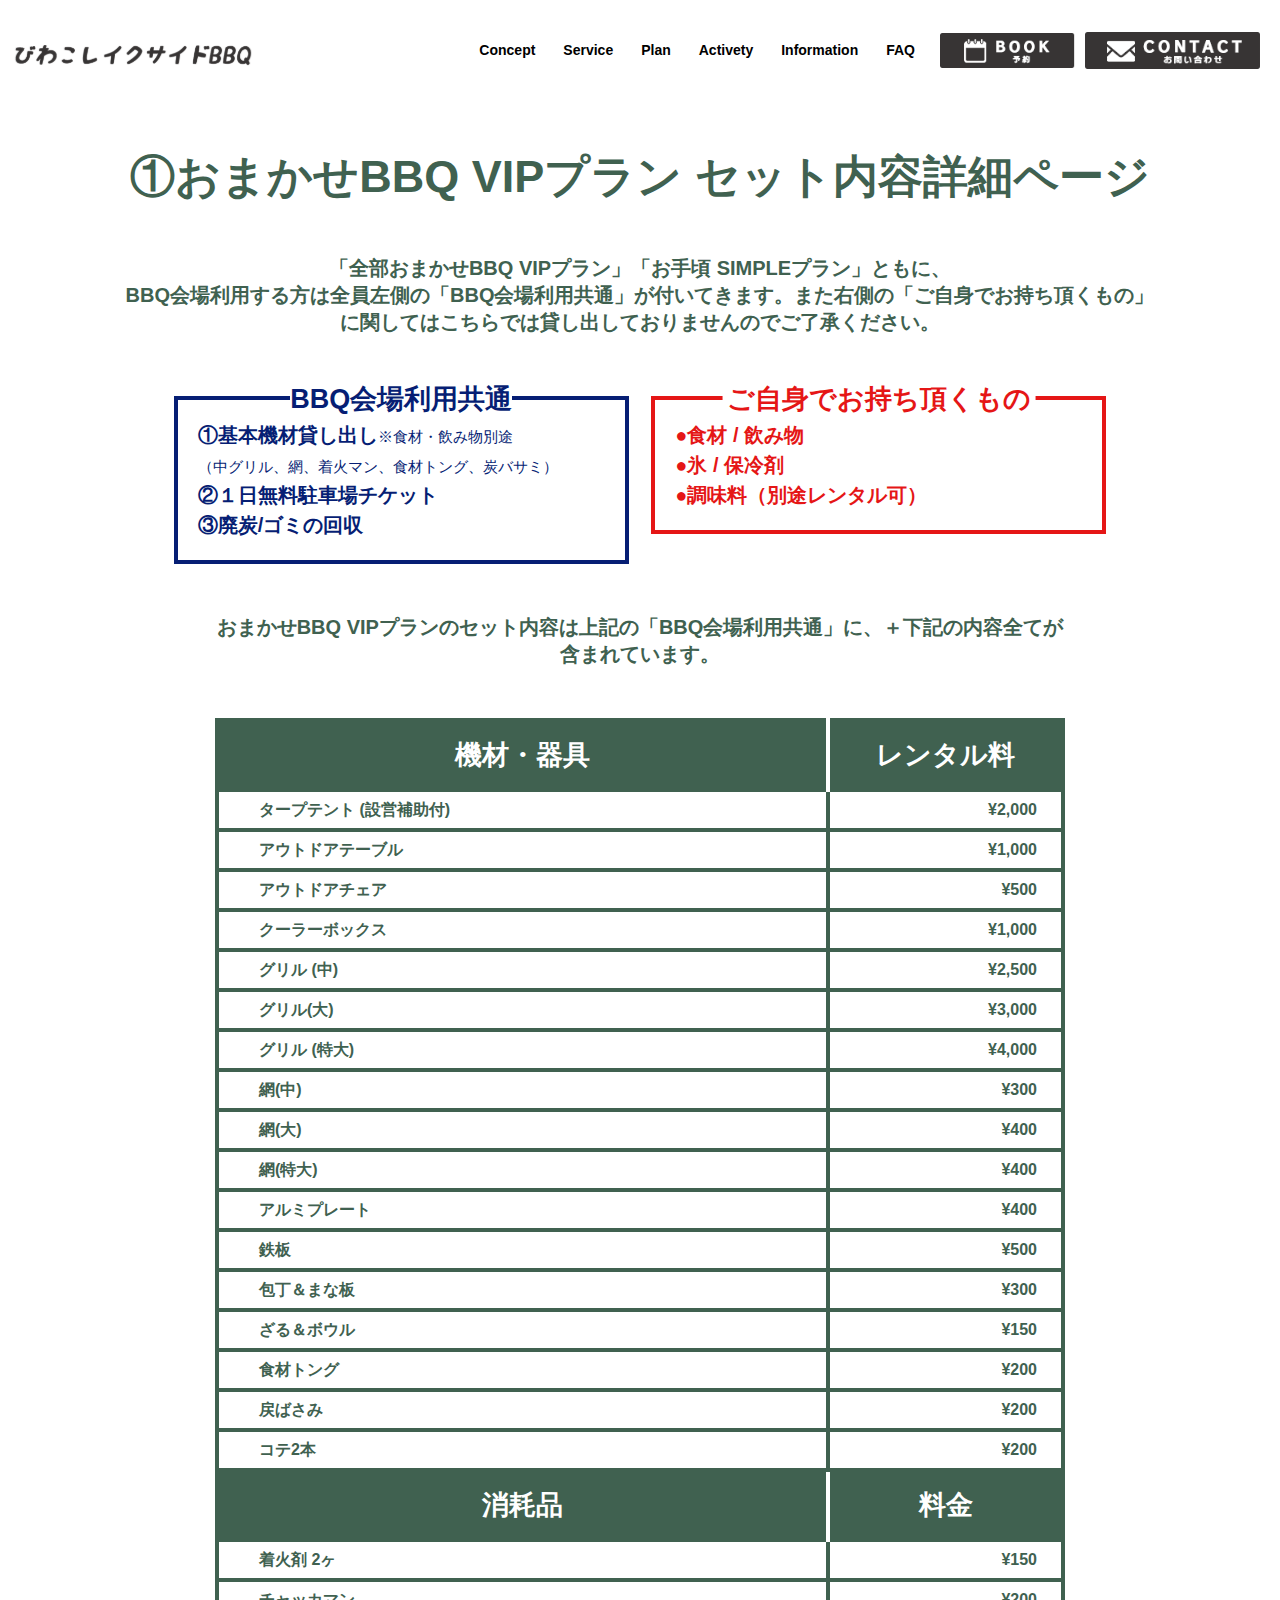
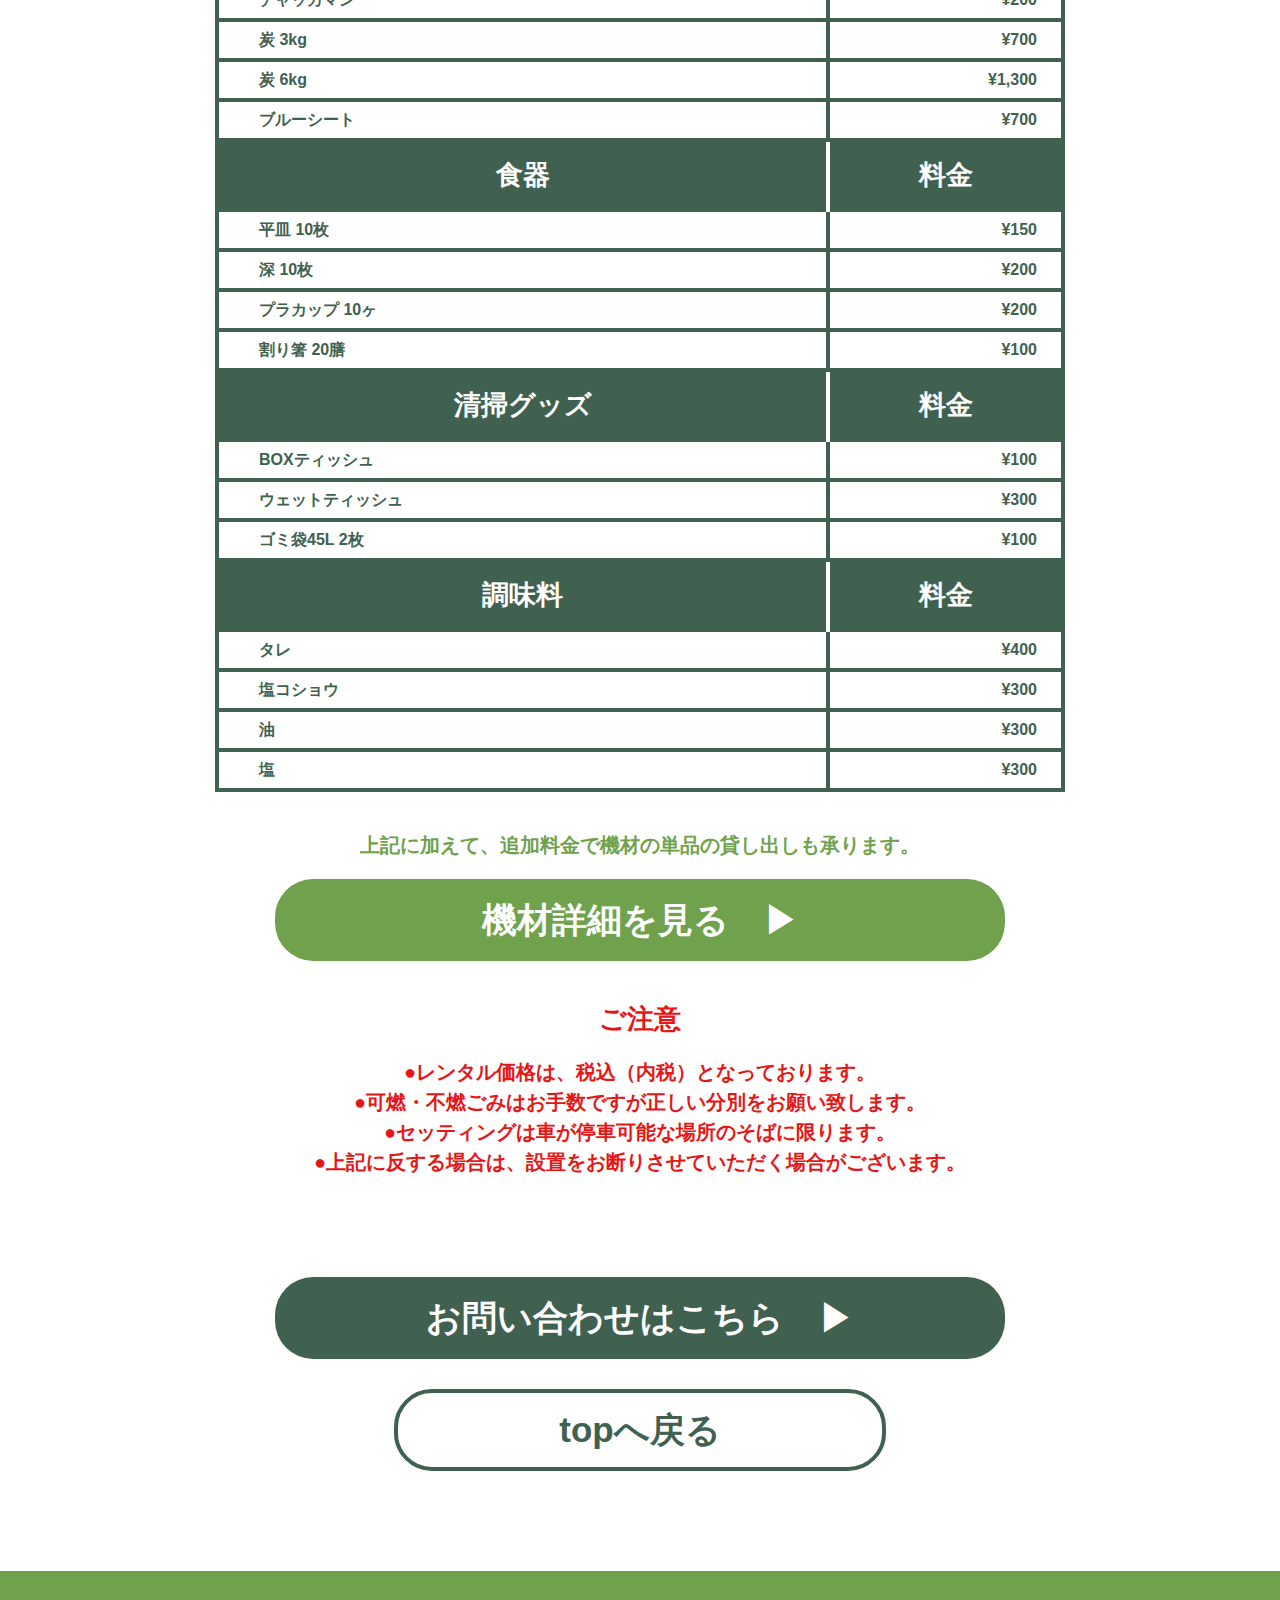
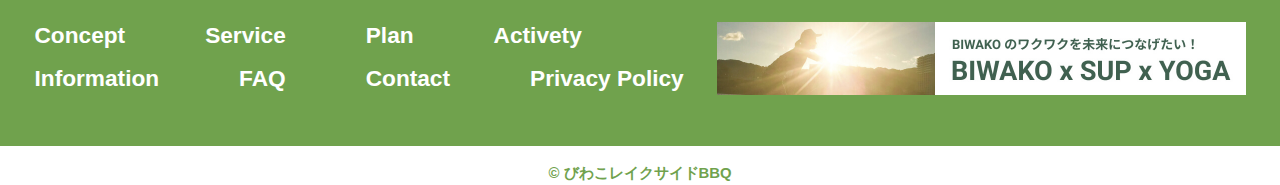
<file: public/underlayerPage/plan/plan.html>
<!DOCTYPE html>
<!-- 言語宣言/OGP宣言 -->
<html lang="ja" prefix="og: http://ogp.me/ns#">
<head>
  <!-- タイトルタグ ※35文字程度  -->
  <title>びわこレイクサイドBBQ</title>

  <!-- 共通 -->
  <meta charset="UTF-8">
  <meta http-equiv="X-UA-Compatible" content="IE=edge">
  <meta name="viewport" content="width=device-width, initial-scale=1.0">
  <meta name="description" content="" /> <!-- ページ説明 ※80~90文字 -->
  <!-- Windows用 -->
  <meta name="msapplication-TileImage" content="url" /> <!-- 画像URL -->
  <meta name="ç" content="#70A24D" />

  <!-- SNS共通 -->
  <meta property="og:url" content="" /> <!-- ページURL -->
  <meta property="og:title" content="" /> <!-- サイトタイトル ※20文字以内-->
  <meta property="og:image" content="" /> <!-- サムネイル画像（絶対パス） -->
  <meta property="og:site_name" content="" /> <!-- サイト名 -->
  <meta property="og:type" content="website" />
  <meta property="og:description" content="" /> <!-- OG用説明文 ※80~90文字 -->
  <meta property="og:locale" content="ja_JP" />
  <!-- Twitter -->
  <meta name="twitter:card" content="summary_large_image" /> <!-- Twitterカードサイズ -->
  <meta name="twitter:site" content="" /> <!-- @ユーザー名 -->
  <!-- Facebook -->
  <meta property="fb:app_id" content="" /> <!-- facebook app_idを記述 -->

  <!-- ファビコン -->
  <!-- <link rel="icon" type="image/x-icon" href="favicons/favicon.ico">
  <link rel="apple-touch-icon" sizes="180x180" href="favicons/apple-touch-icon-180x180.png"> -->
  <!-- ※対応確認中 -->

  <!-- 外部ファイル読み込み -->
  <link rel="stylesheet" href="../../assets/css/reseter.css">
  <link rel="stylesheet" href="../../assets/css/swiper.min.css">
  <link rel="stylesheet" href="../../assets/css/style.css">

</head>
<body>
  <header>
    <nav class="ly_header">
      <div class="ly_header_inner">
        <p class="el_logo"><a href="../../index.html"><img src="../../assets/img/logo/logo.svg" alt="びわこレイクサイドBBQ"></a></p>
        <ul class="bl_header_block">
          <li class="el_header_list"><a class="el_nav_link" href="../../index.html#concept">Concept</a></li>
          <li class="el_header_list"><a class="el_nav_link" href="../../index.html#service">Service</a></li>
          <li class="el_header_list"><a class="el_nav_link" href="../../index.html#plan">Plan</a></li>
          <li class="el_header_list"><a class="el_nav_link" href="../../index.html#activety">Activety</a></li>
          <li class="el_header_list"><a class="el_nav_link" href="../../index.html#information">Information</a></li>
          <li class="el_header_list"><a class="el_nav_link" href="../../index.html#faq">FAQ</a></li>
          <li class="el_header_list"><a class="el_nav_link" href="../reserve/reserve.html"><img src="../../assets/img/logo/reserve.svg" alt="予約"></a></li>
          <li class="el_header_list"><a class="el_nav_link" href="../../index.html#contact"><img src="../../assets/img/logo/contact.svg" alt="お問い合わせ"></a></li>
        </ul>
      </div>
    </nav>
  </header> <!-- header -->
  <main>
    <h1 class="bl_underPage_title">①おまかせBBQ VIPプラン セット内容詳細ページ</h1>
    <div class="bl_underPage_container">
      <div class="bl_underPage_read">
        <p>「全部おまかせBBQ VIPプラン」「お手頃 SIMPLEプラン」ともに、<br>BBQ会場利用する方は全員左側の「BBQ会場利用共通」が付いてきます。また右側の「ご自身でお持ち頂くもの」に関してはこちらでは貸し出しておりませんのでご了承ください。</p>
      </div>

      <div class="bl_underPage_blockWrap">
        <div class="bl_strongBox_innerBlock">
          <p class="el_strongBox_subAbout">BBQ会場利用共通</p>
          <ol>
            <li>①基本機材貸し出し<span class="el_strongBox_subtext">※食材・飲み物別途<br>（中グリル、網、着火マン、食材トング、炭バサミ）</span></li>
            <li>②１日無料駐車場チケット</li>
            <li>③廃炭/ゴミの回収</li>
          </ol>
        </div>
        <div class="bl_strongBox_innerBlock">
          <p class="el_strongBox_subAbout">ご自身でお持ち頂くもの</p>
          <ul>
            <li>●食材 / 飲み物</li>
            <li>●氷 / 保冷剤</li>
            <li>●調味料（別途レンタル可）</li>
          </ul>
        </div>
      </div>

      <div class="bl_underPage_textWrap hp_w850">
        <p>おまかせBBQ VIPプランのセット内容は上記の「BBQ会場利用共通」に、＋下記の内容全てが含まれています。</p>
      </div>
      <div class="bl_underPage_planWrap">
        <table>
          <tbody>
            <tr class="bl_table_head">
              <th class="el_tableHead_type">機材・器具</th>
              <th class="el_tableHead_price">レンタル料</th>
            </tr>
            <tr>

              <td>タープテント (設営補助付) </td>
              <td>¥2,000</td>
            </tr>
            <tr>
              <td>アウトドアテーブル </td>
              <td>¥1,000</td>
            </tr>
            <tr>
              <td>アウトドアチェア</td>
              <td>¥500</td>
            </tr>
            <tr>
              <td>クーラーボックス</td>
              <td>¥1,000</td>
            </tr>
            <tr>
              <td>グリル (中)</td>
              <td>¥2,500</td>
            </tr>
            <tr>
              <td>グリル(大)</td>
              <td>¥3,000</td>
            </tr>
            <tr>
              <td>グリル (特大)</td>
              <td>¥4,000</td>
            </tr>
            <tr>
              <td>網(中)</td>
              <td>¥300</td>
            </tr>
            <tr>
              <td>網(大)</td>
              <td>¥400</td>
            </tr>
            <tr>
              <td>網(特大)</td>
              <td>¥400</td>
            </tr>
            <tr>
              <td>アルミプレート</td>
              <td>¥400</td>
            </tr>
            <tr>
              <td>鉄板</td>
              <td>¥500</td>
            </tr>
            <tr>
              <td>包丁＆まな板</td>
              <td>¥300</td>
            </tr>
            <tr>
              <td>ざる＆ボウル</td>
              <td>¥150</td>
            </tr>
            <tr>
              <td>食材トング</td>
              <td>¥200</td>
            </tr>
            <tr>
              <td>戻ばさみ</td>
              <td>¥200</td>
            </tr>
            <tr>
              <td>コテ2本 </td>
              <td>¥200</td>
            </tr>
            <tr class="bl_table_head">
              <th>消耗品</th>
              <th>料金</th>
            </tr>
            <tr>
              <td>着火剤 2ヶ</td>
              <td>¥150</td>
            </tr>
            <tr>
              <td>チャッカマン</td>
              <td>¥200</td>
            </tr>
            <tr>
              <td>炭 3kg</td>
              <td>¥700</td>
            </tr>
            <tr>
              <td>炭 6kg</td>
              <td>¥1,300</td>
            </tr>
            <tr>
              <td>ブルーシート </td>
              <td>¥700</td>
            </tr>
            <tr class="bl_table_head">
              <th>食器</th>
              <th>料金</th>
            </tr>
            <tr>
              <td>平皿 10枚</td>
              <td>¥150</td>
            </tr>
            <tr>
              <td>深 10枚</td>
              <td>¥200</td>
            </tr>
            <tr>
              <td>プラカップ 10ヶ</td>
              <td>¥200</td>
            </tr>
            <tr>
              <td>割り箸 20膳</td>
              <td>¥100</td>
            </tr>
            <tr class="bl_table_head">
              <th>清掃グッズ</th>
              <th>料金</th>
            </tr>
            <tr>
              <td>BOXティッシュ</td>
              <td>¥100</td>
            </tr>
            <tr>
              <td>ウェットティッシュ</td>
              <td>¥300</td>
            </tr>
            <tr>
              <td>ゴミ袋45L 2枚</td>
              <td>¥100</td>
            </tr>
            <tr class="bl_table_head">
              <th>調味料</th>
              <th>料金</th>
            </tr>
            <tr>
              <td>タレ</td>
              <td>¥400</td>
            </tr>
            <tr>
              <td>塩コショウ</td>
              <td>¥300</td>
            </tr>
            <tr>
              <td>油</td>
              <td>¥300</td>
            </tr>
            <tr>
              <td>塩</td>
              <td>¥300</td>
            </tr>
          </tbody>
        </table>

        <p class="el_underPage_text">上記に加えて、追加料金で機材の単品の貸し出しも承ります。</p>
        <p class="el_accent_head el_underPage_btn"><a href="../../index.html#contact">機材詳細を見る<span class="el_accent_icon">▶︎</span></a></p>
        <div class="el_underPage_attentionWrap">
          <h2 class="el_underPage_attention">ご注意</h2>
          <ul class="el_underPage_attentionList">
            <li>●レンタル価格は、税込（内税）となっております。</li>
            <li>●可燃・不燃ごみはお手数ですが正しい分別をお願い致します。</li>
            <li>●セッティングは車が停車可能な場所のそばに限ります。</li>
            <li>●上記に反する場合は、設置をお断りさせていただく場合がございます。</li>
          </ul>
        </div>
      </div>
      <div class="el_accent_wrap">
        <p class="el_accent_head"><a href="../../index.html#contact">お問い合わせはこちら<span class="el_accent_icon">▶︎</span></a></p>
        <p class="el_accent_head el_underPage_back"><a href="../../index.html">topへ戻る</a></p>
      </div>
    </div>
  </main> <!-- main -->

  <footer class="footer hp_Bg">
    <div class="ly_footer_wrapper">
      <div>
        <ul class="bl_footer_list">
          <li><a href="../../index.html#concept">Concept</a></li>
          <li><a href="../../index.html#service">Service</a></li>
          <li><a href="../../index.html#plan">Plan</a></li>
          <li><a href="../../index.html#activety">Activety</a></li>
        </ul>
        <ul class="bl_footer_list">
          <li><a href="../../index.html#information">Information</a></li>
          <li><a href="../../index.html#faq">FAQ</a></li>
          <li><a href="../../index.html#contact">Contact</a></li>
          <li><a href="../privacypolicy/privacypolicy.html">Privacy Policy</a></li>
        </ul>
      </div>
      <p class="el_footer_banner"><img src="../../assets/img/logo/banner.jpg" alt="BIWAKOのワクワクを未来につなげたい！BIWAKO×SUP×YOGA"></p>
    </div>
    <div class="el_footer_copy">
      <small>&copy; びわこレイクサイドBBQ</small>
    </div>
  </footer> <!-- footer -->

  <script src="https://code.jquery.com/jquery-3.5.1.js" integrity="sha256-QWo7LDvxbWT2tbbQ97B53yJnYU3WhH/C8ycbRAkjPDc=" crossorigin="anonymous"></script>
  <script src="../../assets/js/plugin/swiper.min.js"></script>
  <script src="../../assets/js/common.js"></script>
  <script src="../../assets/js/swiper.js"></script>
</body>
</html>
</file>
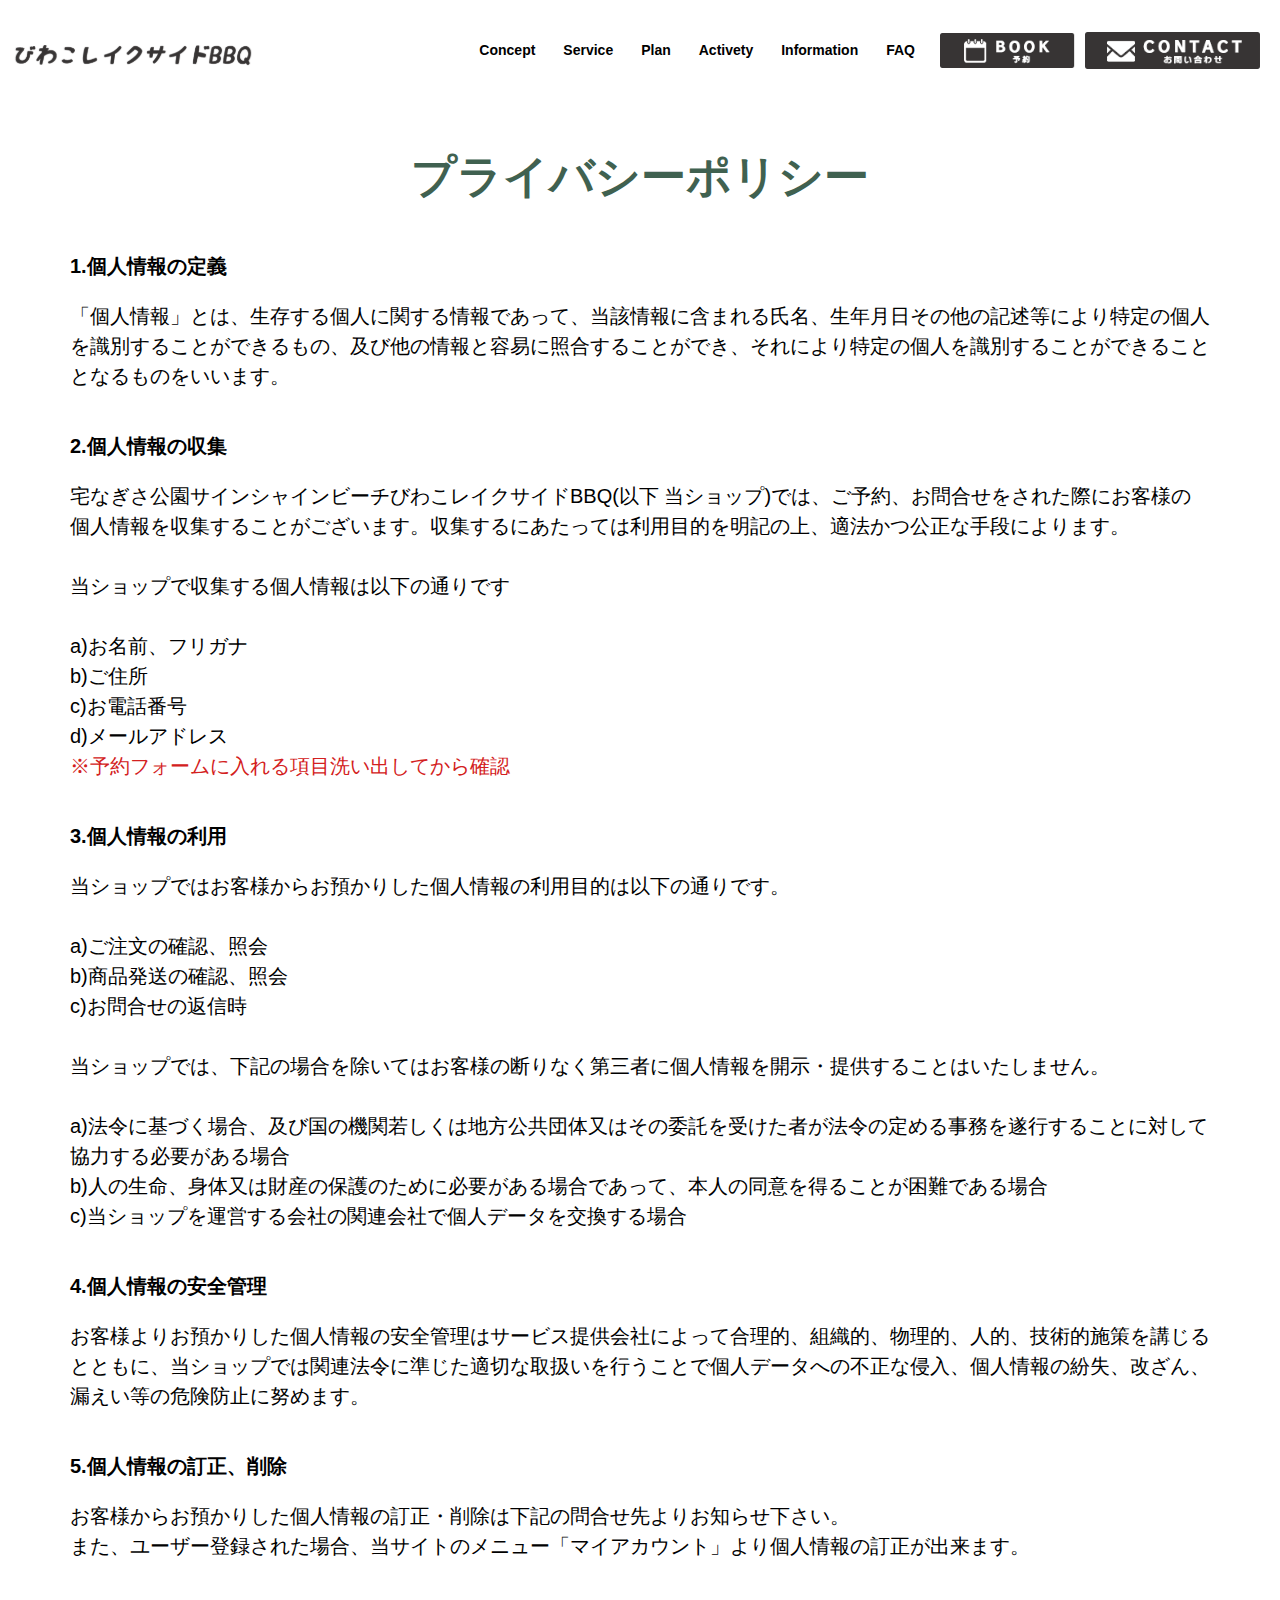
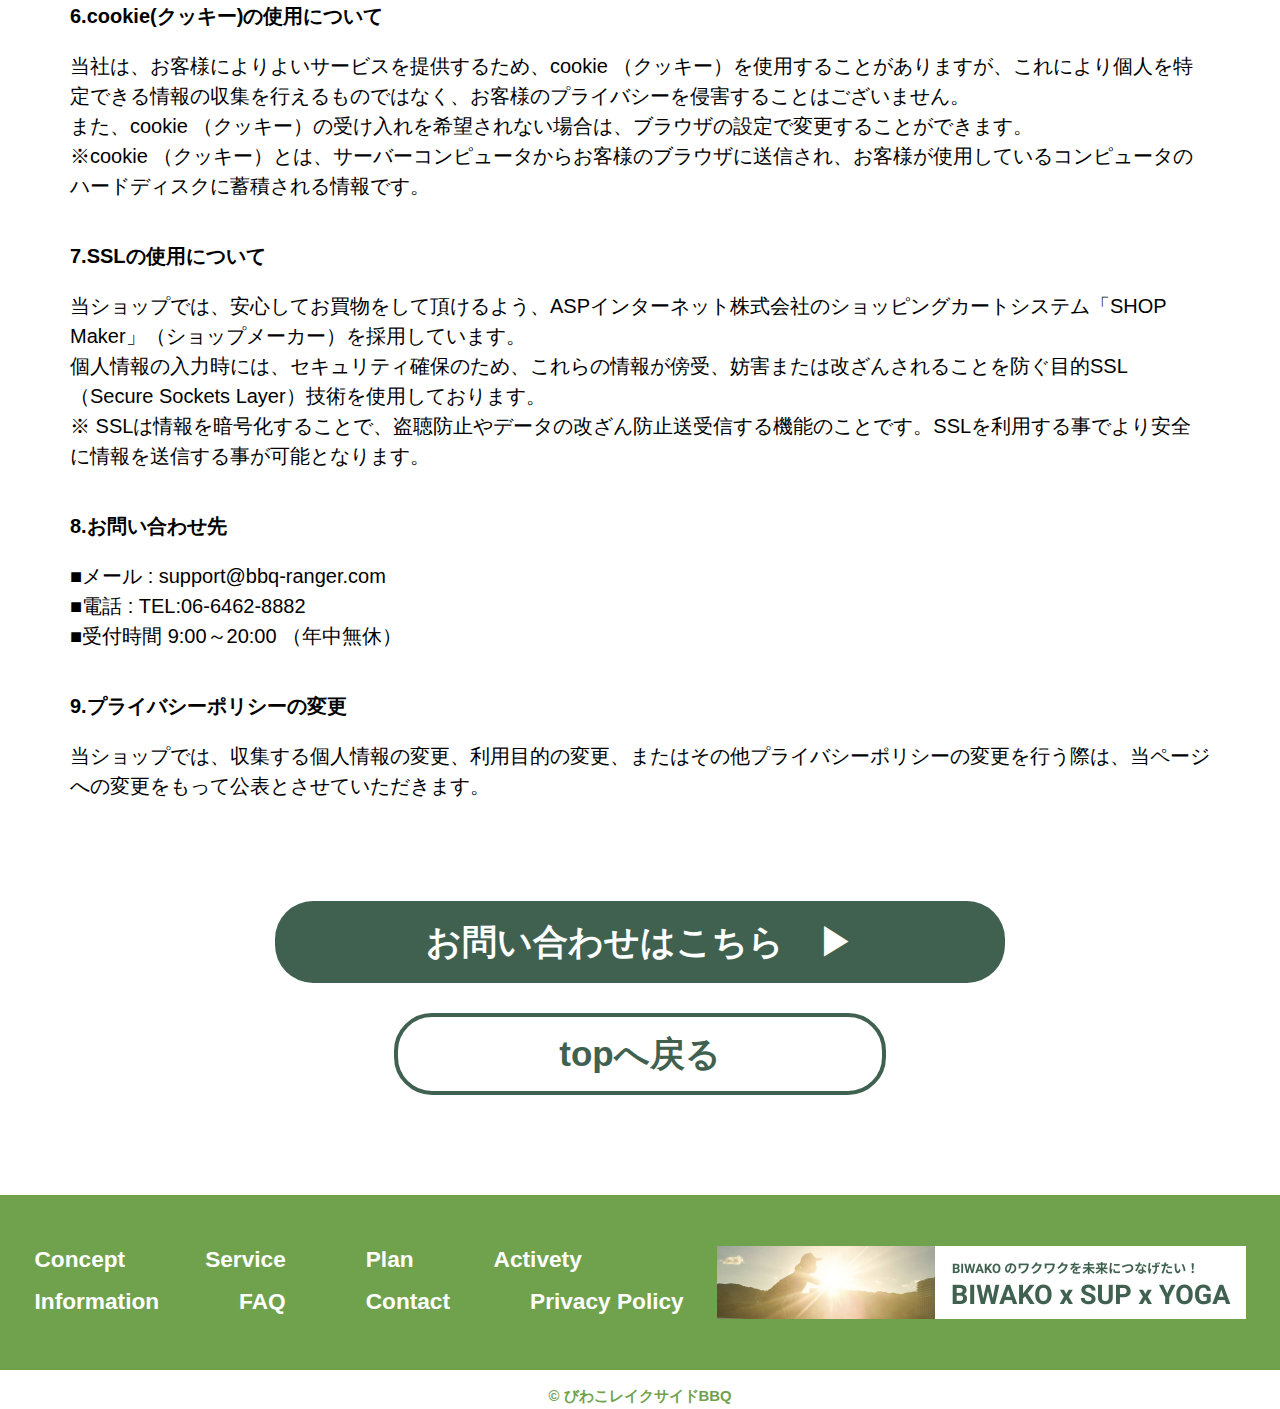
<file: public/underlayerPage/privacypolicy/privacypolicy.html>
<!DOCTYPE html>
<!-- 言語宣言/OGP宣言 -->
<html lang="ja" prefix="og: http://ogp.me/ns#">
<head>
  <!-- タイトルタグ ※35文字程度  -->
  <title>びわこレイクサイドBBQ</title>

  <!-- 共通 -->
  <meta charset="UTF-8">
  <meta http-equiv="X-UA-Compatible" content="IE=edge">
  <meta name="viewport" content="width=device-width, initial-scale=1.0">
  <meta name="description" content="" /> <!-- ページ説明 ※80~90文字 -->
  <!-- Windows用 -->
  <meta name="msapplication-TileImage" content="url" /> <!-- 画像URL -->
  <meta name="ç" content="#70A24D" />

  <!-- SNS共通 -->
  <meta property="og:url" content="" /> <!-- ページURL -->
  <meta property="og:title" content="" /> <!-- サイトタイトル ※20文字以内-->
  <meta property="og:image" content="" /> <!-- サムネイル画像（絶対パス） -->
  <meta property="og:site_name" content="" /> <!-- サイト名 -->
  <meta property="og:type" content="website" />
  <meta property="og:description" content="" /> <!-- OG用説明文 ※80~90文字 -->
  <meta property="og:locale" content="ja_JP" />
  <!-- Twitter -->
  <meta name="twitter:card" content="summary_large_image" /> <!-- Twitterカードサイズ -->
  <meta name="twitter:site" content="" /> <!-- @ユーザー名 -->
  <!-- Facebook -->
  <meta property="fb:app_id" content="" /> <!-- facebook app_idを記述 -->

  <!-- ファビコン -->
  <!-- <link rel="icon" type="image/x-icon" href="favicons/favicon.ico">
  <link rel="apple-touch-icon" sizes="180x180" href="favicons/apple-touch-icon-180x180.png"> -->
  <!-- ※対応確認中 -->

  <!-- 外部ファイル読み込み -->
  <link rel="stylesheet" href="../../assets/css/reseter.css">
  <link rel="stylesheet" href="../../assets/css/swiper.min.css">
  <link rel="stylesheet" href="../../assets/css/style.css">

</head>
<body>
  <header>
    <nav class="ly_header">
      <div class="ly_header_inner">
        <p class="el_logo"><a href="../../index.html"><img src="../../assets/img/logo/logo.svg" alt="びわこレイクサイドBBQ"></a></p>
        <ul class="bl_header_block">
          <li class="el_header_list"><a class="el_nav_link" href="../../index.html#concept">Concept</a></li>
          <li class="el_header_list"><a class="el_nav_link" href="../../index.html#service">Service</a></li>
          <li class="el_header_list"><a class="el_nav_link" href="../../index.html#plan">Plan</a></li>
          <li class="el_header_list"><a class="el_nav_link" href="../../index.html#activety">Activety</a></li>
          <li class="el_header_list"><a class="el_nav_link" href="../../index.html#information">Information</a></li>
          <li class="el_header_list"><a class="el_nav_link" href="../../index.html#faq">FAQ</a></li>
          <li class="el_header_list"><a class="el_nav_link" href="../reserve/reserve.html"><img src="../../assets/img/logo/reserve.svg" alt="予約"></a></li>
          <li class="el_header_list"><a class="el_nav_link" href="../../index.html#contact"><img src="../../assets/img/logo/contact.svg" alt="お問い合わせ"></a></li>
        </ul>
      </div>
    </nav>
  </header> <!-- header -->
  <main>
    <h1 class="bl_underPage_title">プライバシーポリシー</h1>
    <div class="bl_underPage_container un_privacy_container">
      <dl>
        <dt>1.個人情報の定義</dt>
        <dd>
          「個人情報」とは、生存する個人に関する情報であって、当該情報に含まれる氏名、生年月日その他の記述等により特定の個人を識別することができるもの、及び他の情報と容易に照合することができ、それにより特定の個人を識別することができることとなるものをいいます。
        </dd>
        <dt>2.個人情報の収集 </dt>
        <dd>
          <p>宅なぎさ公園サインシャインビーチびわこレイクサイドBBQ(以下 当ショップ)では、ご予約、お問合せをされた際にお客様の個人情報を収集することがございます。収集するにあたっては利用目的を明記の上、適法かつ公正な手段によります。</p>
          <p class="hp_mt2em">当ショップで収集する個人情報は以下の通りです</p>
          <ul class="hp_mt2em">
            <li>a&rpar;お名前、フリガナ</li>
            <li>b&rpar;ご住所</li>
            <li>c&rpar;お電話番号</li>
            <li>d&rpar;メールアドレス</li>
          </ul>
          <p class="hp_attention">※予約フォームに入れる項目洗い出してから確認</p>
        </dd>
        <dt>3.個人情報の利用 </dt>
        <dd>
          <p>当ショップではお客様からお預かりした個人情報の利用目的は以下の通りです。</p>
          <ul class="hp_mt2em">
            <li>a&rpar;ご注文の確認、照会</li>
            <li>b&rpar;商品発送の確認、照会</li>
            <li>c&rpar;お問合せの返信時</li>
          </ul>
          <p class="hp_mt2em">当ショップでは、下記の場合を除いてはお客様の断りなく第三者に個人情報を開示・提供することはいたしません。</p>
          <ul class="hp_mt2em">
            <li>a&rpar;法令に基づく場合、及び国の機関若しくは地方公共団体又はその委託を受けた者が法令の定める事務を遂行することに対して協力する必要がある場合</li>
            <li>b&rpar;人の生命、身体又は財産の保護のために必要がある場合であって、本人の同意を得ることが困難である場合</li>
            <li>c&rpar;当ショップを運営する会社の関連会社で個人データを交換する場合</li>
          </ul>
        </dd>
        <dt>4.個人情報の安全管理 </dt>
        <dd>
          お客様よりお預かりした個人情報の安全管理はサービス提供会社によって合理的、組織的、物理的、人的、技術的施策を講じるとともに、当ショップでは関連法令に準じた適切な取扱いを行うことで個人データへの不正な侵入、個人情報の紛失、改ざん、漏えい等の危険防止に努めます。
        </dd>
        <dt>5.個人情報の訂正、削除 </dt>
        <dd>
          <p>お客様からお預かりした個人情報の訂正・削除は下記の問合せ先よりお知らせ下さい。</p>
          <p>また、ユーザー登録された場合、当サイトのメニュー「マイアカウント」より個人情報の訂正が出来ます。</p>
        </dd>
        <dt>6.cookie(クッキー)の使用について</dt>
        <dd>
          <p>当社は、お客様によりよいサービスを提供するため、cookie （クッキー）を使用することがありますが、これにより個人を特定できる情報の収集を行えるものではなく、お客様のプライバシーを侵害することはございません。</p>
          <p>また、cookie （クッキー）の受け入れを希望されない場合は、ブラウザの設定で変更することができます。</p>
          <p>※cookie （クッキー）とは、サーバーコンピュータからお客様のブラウザに送信され、お客様が使用しているコンピュータのハードディスクに蓄積される情報です。</p>
        </dd>
        <dt>7.SSLの使用について</dt>
        <dd>
          <p>当ショップでは、安心してお買物をして頂けるよう、ASPインターネット株式会社のショッピングカートシステム「SHOP Maker」（ショップメーカー）を採用しています。</p>
          <p>個人情報の入力時には、セキュリティ確保のため、これらの情報が傍受、妨害または改ざんされることを防ぐ目的SSL（Secure Sockets Layer）技術を使用しております。</p>
          <p>※ SSLは情報を暗号化することで、盗聴防止やデータの改ざん防止送受信する機能のことです。SSLを利用する事でより安全に情報を送信する事が可能となります。</p>
        </dd>
        <dt>8.お問い合わせ先</dt>
        <dd>
          <ul>
            <li>■メール : support@bbq-ranger.com</li>
            <li>■電話 : TEL:06-6462-8882</li>
            <li>■受付時間 9:00～20:00 （年中無休）</li>
          </ul>
        </dd>
        <dt>9.プライバシーポリシーの変更</dt>
        <dd>
          当ショップでは、収集する個人情報の変更、利用目的の変更、またはその他プライバシーポリシーの変更を行う際は、当ページへの変更をもって公表とさせていただきます。
        </dd>
      </dl>
      <div class="el_accent_wrap">
        <p class="el_accent_head"><a href="../../index.html#contact">お問い合わせはこちら<span class="el_accent_icon">▶︎</span></a></p>
        <p class="el_accent_head el_underPage_back"><a href="../../index.html">topへ戻る</a></p>
      </div>
    </div>
  </main> <!-- main -->

  <footer class="footer hp_Bg">
    <div class="ly_footer_wrapper">
      <div>
        <ul class="bl_footer_list">
          <li><a href="../../index.html#concept">Concept</a></li>
          <li><a href="../../index.html#service">Service</a></li>
          <li><a href="../../index.html#plan">Plan</a></li>
          <li><a href="../../index.html#activety">Activety</a></li>
        </ul>
        <ul class="bl_footer_list">
          <li><a href="../../index.html#information">Information</a></li>
          <li><a href="../../index.html#faq">FAQ</a></li>
          <li><a href="../../index.html#contact">Contact</a></li>
          <li><a href="../privacypolicy/privacypolicy.html">Privacy Policy</a></li>
        </ul>
      </div>
      <p class="el_footer_banner"><img src="../../assets/img/logo/banner.jpg" alt="BIWAKOのワクワクを未来につなげたい！BIWAKO×SUP×YOGA"></p>
    </div>
    <div class="el_footer_copy">
      <small>&copy; びわこレイクサイドBBQ</small>
    </div>
  </footer> <!-- footer -->

  <script src="https://code.jquery.com/jquery-3.5.1.js" integrity="sha256-QWo7LDvxbWT2tbbQ97B53yJnYU3WhH/C8ycbRAkjPDc=" crossorigin="anonymous"></script>
  <script src="../../assets/js/plugin/swiper.min.js"></script>
  <script src="../../assets/js/common.js"></script>
  <script src="../../assets/js/swiper.js"></script>
</body>
</html>
</file>
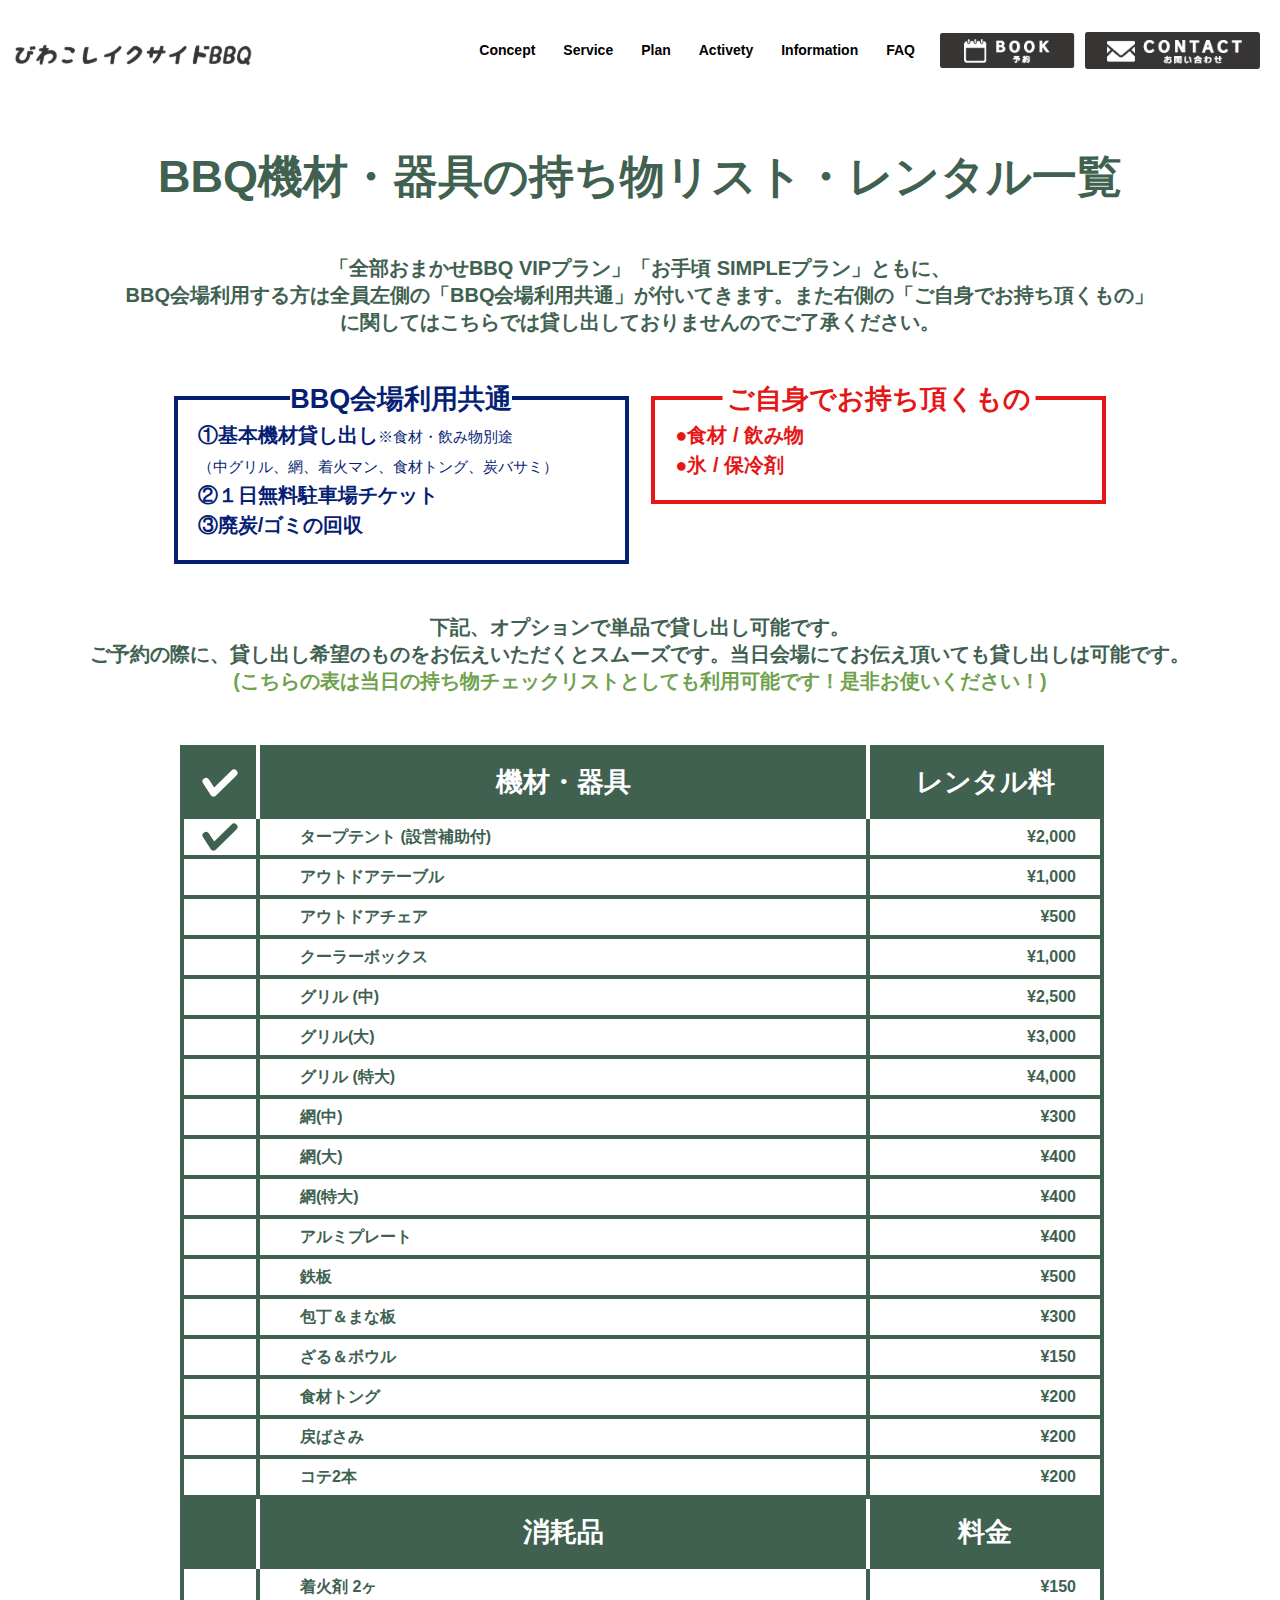
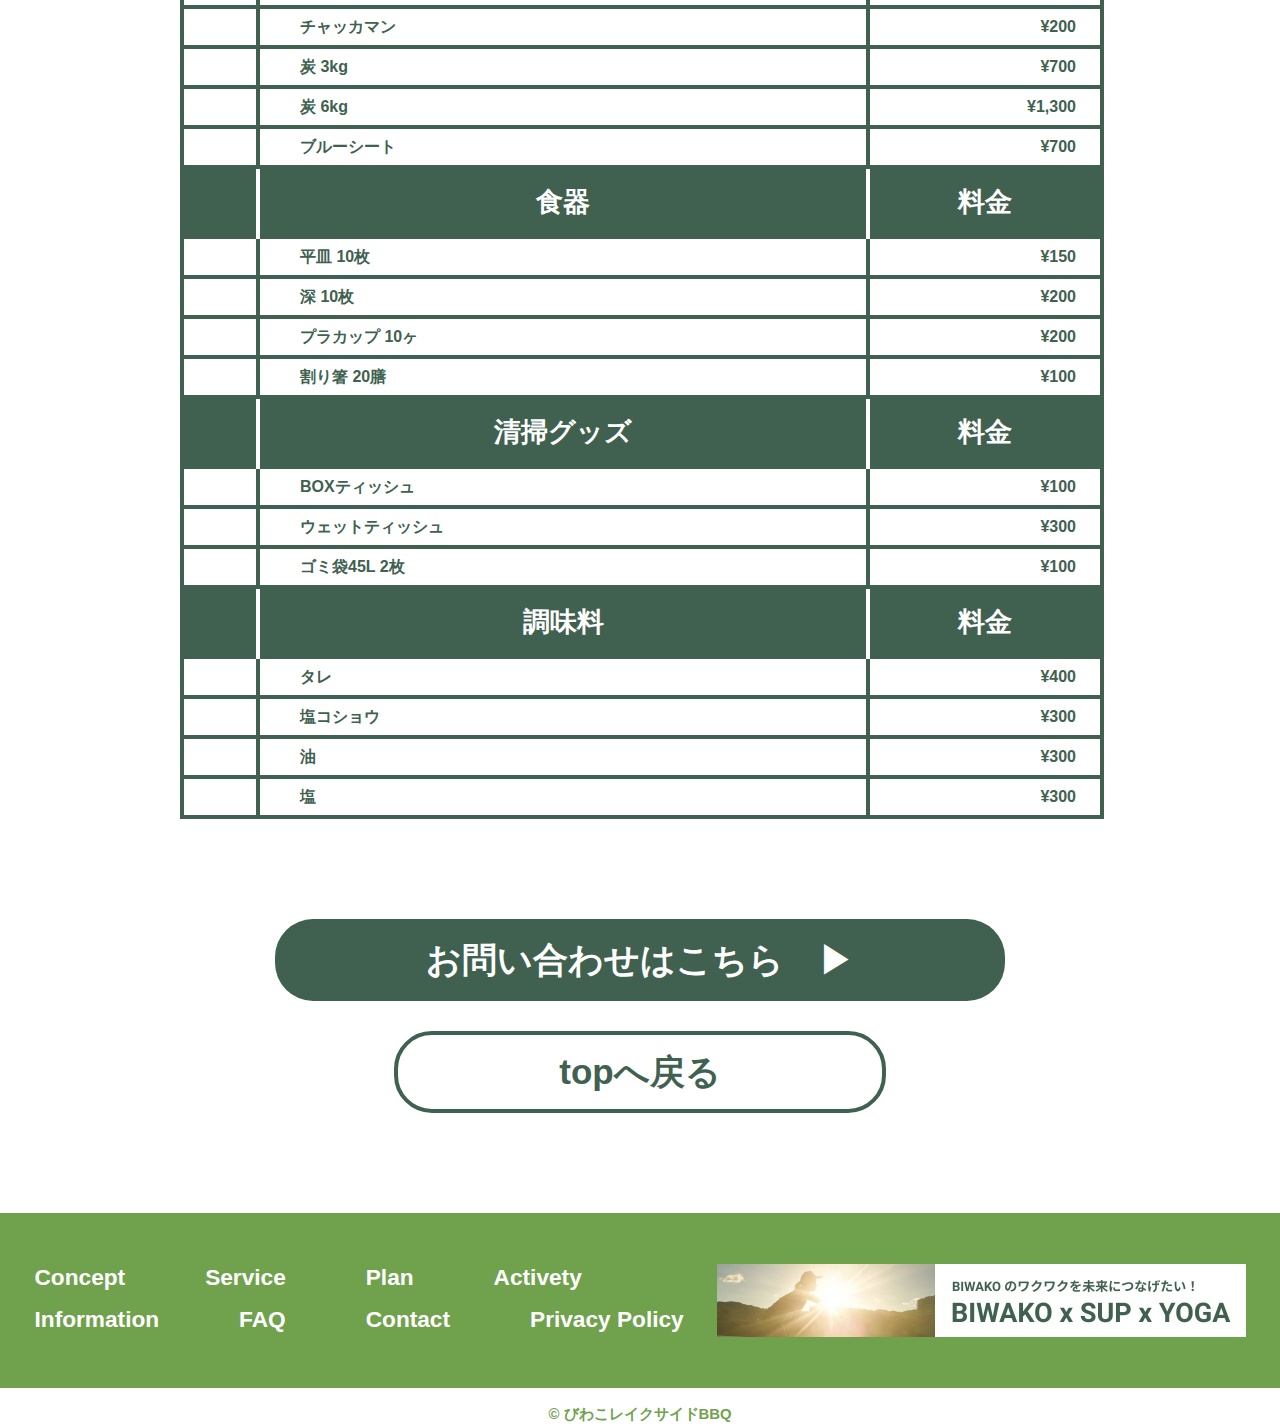
<file: public/underlayerPage/rental/rental.html>
<!DOCTYPE html>
<!-- 言語宣言/OGP宣言 -->
<html lang="ja" prefix="og: http://ogp.me/ns#">
<head>
  <!-- タイトルタグ ※35文字程度  -->
  <title>びわこレイクサイドBBQ</title>

  <!-- 共通 -->
  <meta charset="UTF-8">
  <meta http-equiv="X-UA-Compatible" content="IE=edge">
  <meta name="viewport" content="width=device-width, initial-scale=1.0">
  <meta name="description" content="" /> <!-- ページ説明 ※80~90文字 -->
  <!-- Windows用 -->
  <meta name="msapplication-TileImage" content="url" /> <!-- 画像URL -->
  <meta name="ç" content="#70A24D" />

  <!-- SNS共通 -->
  <meta property="og:url" content="" /> <!-- ページURL -->
  <meta property="og:title" content="" /> <!-- サイトタイトル ※20文字以内-->
  <meta property="og:image" content="" /> <!-- サムネイル画像（絶対パス） -->
  <meta property="og:site_name" content="" /> <!-- サイト名 -->
  <meta property="og:type" content="website" />
  <meta property="og:description" content="" /> <!-- OG用説明文 ※80~90文字 -->
  <meta property="og:locale" content="ja_JP" />
  <!-- Twitter -->
  <meta name="twitter:card" content="summary_large_image" /> <!-- Twitterカードサイズ -->
  <meta name="twitter:site" content="" /> <!-- @ユーザー名 -->
  <!-- Facebook -->
  <meta property="fb:app_id" content="" /> <!-- facebook app_idを記述 -->

  <!-- ファビコン -->
  <!-- <link rel="icon" type="image/x-icon" href="favicons/favicon.ico">
  <link rel="apple-touch-icon" sizes="180x180" href="favicons/apple-touch-icon-180x180.png"> -->
  <!-- ※対応確認中 -->

  <!-- 外部ファイル読み込み -->
  <link rel="stylesheet" href="../../assets/css/reseter.css">
  <link rel="stylesheet" href="../../assets/css/swiper.min.css">
  <link rel="stylesheet" href="../../assets/css/style.css">

</head>
<body>
  <header>
    <nav class="ly_header">
      <div class="ly_header_inner">
        <p class="el_logo"><a href="../../index.html"><img src="../../assets/img/logo/logo.svg" alt="びわこレイクサイドBBQ"></a></p>
        <ul class="bl_header_block">
          <li class="el_header_list"><a class="el_nav_link" href="../../index.html#concept">Concept</a></li>
          <li class="el_header_list"><a class="el_nav_link" href="../../index.html#service">Service</a></li>
          <li class="el_header_list"><a class="el_nav_link" href="../../index.html#plan">Plan</a></li>
          <li class="el_header_list"><a class="el_nav_link" href="../../index.html#activety">Activety</a></li>
          <li class="el_header_list"><a class="el_nav_link" href="../../index.html#information">Information</a></li>
          <li class="el_header_list"><a class="el_nav_link" href="../../index.html#faq">FAQ</a></li>
          <li class="el_header_list"><a class="el_nav_link" href="../reserve/reserve.html"><img src="../../assets/img/logo/reserve.svg" alt="予約"></a></li>
          <li class="el_header_list"><a class="el_nav_link" href="../../index.html#contact"><img src="../../assets/img/logo/contact.svg" alt="お問い合わせ"></a></li>
        </ul>
      </div>
    </nav>
  </header> <!-- header -->
  <main>
    <h1 class="bl_underPage_title">BBQ機材・器具の持ち物リスト・レンタル一覧</h1>
    <div class="bl_underPage_container">
      <div class="bl_underPage_read">
        <p>「全部おまかせBBQ VIPプラン」「お手頃 SIMPLEプラン」ともに、<br>BBQ会場利用する方は全員左側の「BBQ会場利用共通」が付いてきます。また右側の「ご自身でお持ち頂くもの」に関してはこちらでは貸し出しておりませんのでご了承ください。</p>
      </div>

      <div class="bl_underPage_blockWrap">
        <div class="bl_strongBox_innerBlock">
          <p class="el_strongBox_subAbout">BBQ会場利用共通</p>
          <ol>
            <li>①基本機材貸し出し<span class="el_strongBox_subtext">※食材・飲み物別途<br>（中グリル、網、着火マン、食材トング、炭バサミ）</span></li>
            <li>②１日無料駐車場チケット</li>
            <li>③廃炭/ゴミの回収</li>
          </ol>
        </div>
        <div class="bl_strongBox_innerBlock">
          <p class="el_strongBox_subAbout">ご自身でお持ち頂くもの</p>
          <ul>
            <li>●食材 / 飲み物</li>
            <li>●氷 / 保冷剤</li>
          </ul>
        </div>
      </div>
      <div class="bl_underPage_textWrap">
        <p>下記、オプションで単品で貸し出し可能です。</p>
        <p>ご予約の際に、貸し出し希望のものをお伝えいただくとスムーズです。当日会場にてお伝え頂いても貸し出しは可能です。</p>
        <p class="hp_acentSub_color">(こちらの表は当日の持ち物チェックリストとしても利用可能です！是非お使いください！)</p>
      </div>
      <div class="bl_underPage_rentalWrap">
        <table>
          <tbody>
            <tr class="bl_table_head">
              <th class="el_tableHead_check"><img src="../../assets/img/logo/check_w.svg" alt=""></th>
              <th class="el_tableHead_type">機材・器具</th>
              <th class="el_tableHead_price">レンタル料</th>
            </tr>
            <tr>
              <td class="el_table_check"><img src="../../assets/img/logo/check_g.svg" alt=""></td>
              <td>タープテント (設営補助付) </td>
              <td>¥2,000</td>
            </tr>
            <tr>
              <td></td>
              <td>アウトドアテーブル </td>
              <td>¥1,000</td>
            </tr>
            <tr>
              <td></td>
              <td>アウトドアチェア</td>
              <td>¥500</td>
            </tr>
            <tr>
              <td></td>
              <td>クーラーボックス</td>
              <td>¥1,000</td>
            </tr>
            <tr>
              <td></td>
              <td>グリル (中)</td>
              <td>¥2,500</td>
            </tr>
            <tr>
              <td></td>
              <td>グリル(大)</td>
              <td>¥3,000</td>
            </tr>
            <tr>
              <td></td>
              <td>グリル (特大)</td>
              <td>¥4,000</td>
            </tr>
            <tr>
              <td></td>
              <td>網(中)</td>
              <td>¥300</td>
            </tr>
            <tr>
              <td></td>
              <td>網(大)</td>
              <td>¥400</td>
            </tr>
            <tr>
              <td></td>
              <td>網(特大)</td>
              <td>¥400</td>
            </tr>
            <tr>
              <td></td>
              <td>アルミプレート</td>
              <td>¥400</td>
            </tr>
            <tr>
              <td></td>
              <td>鉄板</td>
              <td>¥500</td>
            </tr>
            <tr>
              <td></td>
              <td>包丁＆まな板</td>
              <td>¥300</td>
            </tr>
            <tr>
              <td></td>
              <td>ざる＆ボウル</td>
              <td>¥150</td>
            </tr>
            <tr>
              <td></td>
              <td>食材トング</td>
              <td>¥200</td>
            </tr>
            <tr>
              <td></td>
              <td>戻ばさみ</td>
              <td>¥200</td>
            </tr>
            <tr>
              <td></td>
              <td>コテ2本 </td>
              <td>¥200</td>
            </tr>
            <tr class="bl_table_head">
              <th></th>
              <th>消耗品</th>
              <th>料金</th>
            </tr>
            <tr>
              <td></td>
              <td>着火剤 2ヶ</td>
              <td>¥150</td>
            </tr>
            <tr>
              <td></td>
              <td>チャッカマン</td>
              <td>¥200</td>
            </tr>
            <tr>
              <td></td>
              <td>炭 3kg</td>
              <td>¥700</td>
            </tr>
            <tr>
              <td></td>
              <td>炭 6kg</td>
              <td>¥1,300</td>
            </tr>
            <tr>
              <td></td>
              <td>ブルーシート </td>
              <td>¥700</td>
            </tr>
            <tr class="bl_table_head">
              <th></th>
              <th>食器</th>
              <th>料金</th>
            </tr>
            <tr>
              <td></td>
              <td>平皿 10枚</td>
              <td>¥150</td>
            </tr>
            <tr>
              <td></td>
              <td>深 10枚</td>
              <td>¥200</td>
            </tr>
            <tr>
              <td></td>
              <td>プラカップ 10ヶ</td>
              <td>¥200</td>
            </tr>
            <tr>
              <td></td>
              <td>割り箸 20膳</td>
              <td>¥100</td>
            </tr>
            <tr class="bl_table_head">
              <th></th>
              <th>清掃グッズ</th>
              <th>料金</th>
            </tr>
            <tr>
              <td></td>
              <td>BOXティッシュ</td>
              <td>¥100</td>
            </tr>
            <tr>
              <td></td>
              <td>ウェットティッシュ</td>
              <td>¥300</td>
            </tr>
            <tr>
              <td></td>
              <td>ゴミ袋45L 2枚</td>
              <td>¥100</td>
            </tr>
            <tr class="bl_table_head">
              <th></th>
              <th>調味料</th>
              <th>料金</th>
            </tr>
            <tr>
              <td></td>
              <td>タレ</td>
              <td>¥400</td>
            </tr>
            <tr>
              <td></td>
              <td>塩コショウ</td>
              <td>¥300</td>
            </tr>
            <tr>
              <td></td>
              <td>油</td>
              <td>¥300</td>
            </tr>
            <tr>
              <td></td>
              <td>塩</td>
              <td>¥300</td>
            </tr>
          </tbody>
        </table>
      </div>
      <div class="el_accent_wrap">
        <p class="el_accent_head"><a href="../../index.html#contact">お問い合わせはこちら<span class="el_accent_icon">▶︎</span></a></p>
        <p class="el_accent_head el_underPage_back"><a href="../../index.html">topへ戻る</a></p>
      </div>
    </div>
  </main> <!-- main -->

  <footer class="footer hp_Bg">
    <div class="ly_footer_wrapper">
      <div>
        <ul class="bl_footer_list">
          <li><a href="../../index.html#concept">Concept</a></li>
          <li><a href="../../index.html#service">Service</a></li>
          <li><a href="../../index.html#plan">Plan</a></li>
          <li><a href="../../index.html#activety">Activety</a></li>
        </ul>
        <ul class="bl_footer_list">
          <li><a href="../../index.html#information">Information</a></li>
          <li><a href="../../index.html#faq">FAQ</a></li>
          <li><a href="../../index.html#contact">Contact</a></li>
          <li><a href="../privacypolicy/privacypolicy.html">Privacy Policy</a></li>
        </ul>
      </div>
      <p class="el_footer_banner"><img src="../../assets/img/logo/banner.jpg" alt="BIWAKOのワクワクを未来につなげたい！BIWAKO×SUP×YOGA"></p>
    </div>
    <div class="el_footer_copy">
      <small>&copy; びわこレイクサイドBBQ</small>
    </div>
  </footer> <!-- footer -->

  <script src="https://code.jquery.com/jquery-3.5.1.js" integrity="sha256-QWo7LDvxbWT2tbbQ97B53yJnYU3WhH/C8ycbRAkjPDc=" crossorigin="anonymous"></script>
  <script src="../../assets/js/plugin/swiper.min.js"></script>
  <script src="../../assets/js/common.js"></script>
  <script src="../../assets/js/swiper.js"></script>
</body>
</html>
</file>
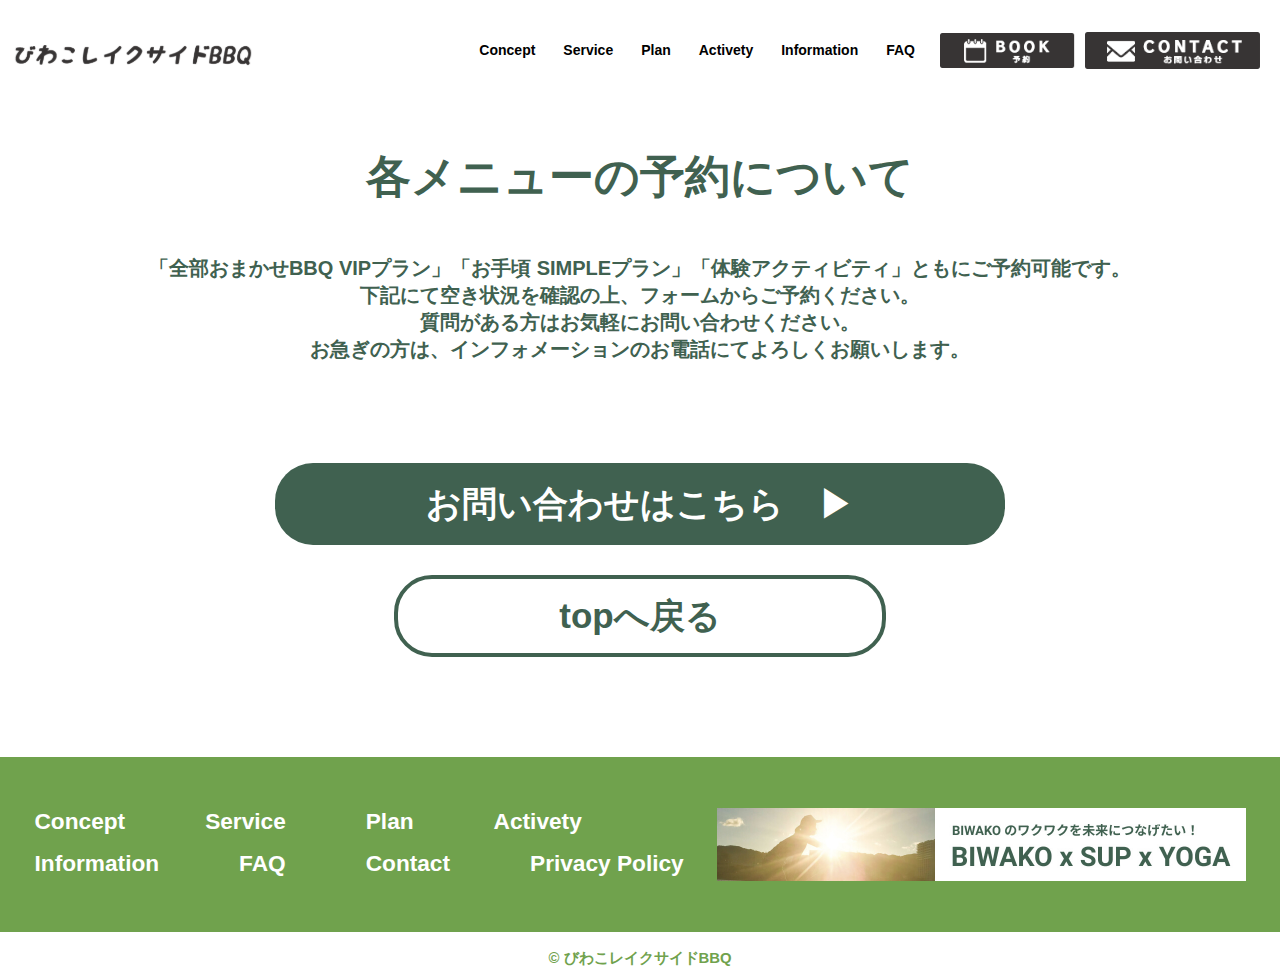
<file: public/underlayerPage/reserve/reserve.html>
<!DOCTYPE html>
<!-- 言語宣言/OGP宣言 -->
<html lang="ja" prefix="og: http://ogp.me/ns#">
<head>
  <!-- タイトルタグ ※35文字程度  -->
  <title>びわこレイクサイドBBQ</title>

  <!-- 共通 -->
  <meta charset="UTF-8">
  <meta http-equiv="X-UA-Compatible" content="IE=edge">
  <meta name="viewport" content="width=device-width, initial-scale=1.0">
  <meta name="description" content="" /> <!-- ページ説明 ※80~90文字 -->
  <!-- Windows用 -->
  <meta name="msapplication-TileImage" content="url" /> <!-- 画像URL -->
  <meta name="ç" content="#70A24D" />

  <!-- SNS共通 -->
  <meta property="og:url" content="" /> <!-- ページURL -->
  <meta property="og:title" content="" /> <!-- サイトタイトル ※20文字以内-->
  <meta property="og:image" content="" /> <!-- サムネイル画像（絶対パス） -->
  <meta property="og:site_name" content="" /> <!-- サイト名 -->
  <meta property="og:type" content="website" />
  <meta property="og:description" content="" /> <!-- OG用説明文 ※80~90文字 -->
  <meta property="og:locale" content="ja_JP" />
  <!-- Twitter -->
  <meta name="twitter:card" content="summary_large_image" /> <!-- Twitterカードサイズ -->
  <meta name="twitter:site" content="" /> <!-- @ユーザー名 -->
  <!-- Facebook -->
  <meta property="fb:app_id" content="" /> <!-- facebook app_idを記述 -->

  <!-- ファビコン -->
  <!-- <link rel="icon" type="image/x-icon" href="favicons/favicon.ico">
  <link rel="apple-touch-icon" sizes="180x180" href="favicons/apple-touch-icon-180x180.png"> -->
  <!-- ※対応確認中 -->

  <!-- 外部ファイル読み込み -->
  <link rel="stylesheet" href="../../assets/css/reseter.css">
  <link rel="stylesheet" href="../../assets/css/swiper.min.css">
  <link rel="stylesheet" href="../../assets/css/style.css">

</head>
<body>
  <header>
    <nav class="ly_header">
      <div class="ly_header_inner">
        <p class="el_logo"><a href="../../index.html"><img src="../../assets/img/logo/logo.svg" alt="びわこレイクサイドBBQ"></a></p>
        <ul class="bl_header_block">
          <li class="el_header_list"><a class="el_nav_link" href="../../index.html#concept">Concept</a></li>
          <li class="el_header_list"><a class="el_nav_link" href="../../index.html#service">Service</a></li>
          <li class="el_header_list"><a class="el_nav_link" href="../../index.html#plan">Plan</a></li>
          <li class="el_header_list"><a class="el_nav_link" href="../../index.html#activety">Activety</a></li>
          <li class="el_header_list"><a class="el_nav_link" href="../../index.html#information">Information</a></li>
          <li class="el_header_list"><a class="el_nav_link" href="../../index.html#faq">FAQ</a></li>
          <li class="el_header_list"><a class="el_nav_link" href="#"><img src="../../assets/img/logo/reserve.svg" alt="予約"></a></li>
          <li class="el_header_list"><a class="el_nav_link" href="../../index.html#contact"><img src="../../assets/img/logo/contact.svg" alt="お問い合わせ"></a></li>
        </ul>
      </div>
    </nav>
  </header> <!-- header -->
  <main>
    <h1 class="bl_underPage_title">各メニューの予約について</h1>
    <div class="bl_underPage_container">
      <div class="bl_underPage_read">
        <p>「全部おまかせBBQ VIPプラン」「お手頃 SIMPLEプラン」「体験アクティビティ」ともにご予約可能です。</p>
        <p>下記にて空き状況を確認の上、フォームからご予約ください。</p>
        <p>質問がある方はお気軽にお問い合わせください。</p>
        <p>お急ぎの方は、インフォメーションのお電話にてよろしくお願いします。</p>
      </div>
      <!-- ここから予約フォーム埋め込み -->





      <!-- ここまで予約フォーム埋め込み -->
      <div class="el_accent_wrap">
        <p class="el_accent_head"><a href="../../index.html#contact">お問い合わせはこちら<span class="el_accent_icon">▶︎</span></a></p>
        <p class="el_accent_head el_underPage_back"><a href="../../index.html">topへ戻る</a></p>
      </div>
    </div>
  </main> <!-- main -->

  <footer class="footer hp_Bg">
    <div class="ly_footer_wrapper">
      <div>
        <ul class="bl_footer_list">
          <li><a href="../../index.html#concept">Concept</a></li>
          <li><a href="../../index.html#service">Service</a></li>
          <li><a href="../../index.html#plan">Plan</a></li>
          <li><a href="../../index.html#activety">Activety</a></li>
        </ul>
        <ul class="bl_footer_list">
          <li><a href="../../index.html#information">Information</a></li>
          <li><a href="../../index.html#faq">FAQ</a></li>
          <li><a href="../../index.html#contact">Contact</a></li>
          <li><a href="../privacypolicy/privacypolicy.html">Privacy Policy</a></li>
        </ul>
      </div>
      <p class="el_footer_banner"><img src="../../assets/img/logo/banner.jpg" alt="BIWAKOのワクワクを未来につなげたい！BIWAKO×SUP×YOGA"></p>
    </div>
    <div class="el_footer_copy">
      <small>&copy; びわこレイクサイドBBQ</small>
    </div>
  </footer> <!-- footer -->

  <script src="https://code.jquery.com/jquery-3.5.1.js" integrity="sha256-QWo7LDvxbWT2tbbQ97B53yJnYU3WhH/C8ycbRAkjPDc=" crossorigin="anonymous"></script>
  <script src="../../assets/js/plugin/swiper.min.js"></script>
  <script src="../../assets/js/common.js"></script>
  <script src="../../assets/js/swiper.js"></script>
</body>
</html>
</file>
<file: public/assets/css/style.css>
@charset "UTF-8";
/* base */
/************************************************/
body {
  color: #000;
  font-family: YuGothic, "Yu Gothic Medium", "Yu Gothic", Verdana, Meiryo, sans-serif;
  font-size: 1.25rem;
  font-weight: 400;
  overflow-x: hidden;
}

img {
  height: auto;
  max-width: 100%;
  vertical-align: bottom;
}

a {
  display: block;
}

a img {
  cursor: inherit;
}

a:hover {
  cursor: pointer;
}

/* layoutModule */
/************************************************/
.ly_concept {
  position: relative;
}

.ly_fv {
  background-image: url(../../assets/img/symbol/fv/fv_bg.jpg);
  background-position: center;
  background-repeat: no-repeat;
  background-size: cover;
  height: 0;
  padding-bottom: calc(812.5 / 1440 *100%);
}

@media screen and (max-width: 1439px) {
  .ly_fv {
    height: 812.5px;
  }
}

.ly_concept {
  position: relative;
}

.ly_concept_inner {
  margin: 0 auto;
  max-width: 1162px;
  position: relative;
}

.ly_concept_treeFirst, .ly_concept_treeSecond {
  position: absolute;
}

.ly_concept_treeFirst {
  left: 5px;
  top: 118px;
}

@media screen and (max-width: 1439px) {
  .ly_concept_treeFirst {
    left: 10px;
  }
}

.ly_concept_treeSecond {
  right: -10px;
  top: 105px;
}

@media screen and (max-width: 1439px) {
  .ly_concept_treeSecond {
    right: 10px;
  }
}

.ly_plan_inner {
  margin: 0 auto;
  max-width: 1145px;
  padding-bottom: 50px;
  position: relative;
}

.ly_activety_titleWrap {
  margin: 0 auto;
  max-width: 1210px;
  position: relative;
}

.ly_activety_man, .ly_activety_woman, .ly_activety_treeFirst, .ly_activety_treeSecond {
  position: absolute;
}

.ly_activety_man {
  left: 27.5%;
  top: 47px;
}

.ly_activety_woman {
  right: 27.5%;
  top: 47px;
}

.ly_activety_treeFirst {
  left: -10px;
  top: 80px;
}

.ly_activety_treeSecond {
  right: 10px;
  top: 75px;
}

.ly_faq_inner {
  position: relative;
}

.ly_footer_wrapper {
  display: flex;
  justify-content: space-between;
  margin: 0 auto;
  max-width: 1211px;
  padding: 51px 0;
}

/* 共通モジュールのスタイル */
/************************************************/
.el_section_title {
  color: #406150;
  font-size: 1.125rem;
  line-height: 1.5;
  position: relative;
  text-align: center;
}

.el_section_title::after {
  display: block;
  font-size: 2.8125rem;
  font-weight: 700;
  line-height: 1;
  text-transform: capitalize;
}

.el_title_treeFirst, .el_title_treeSecond {
  position: absolute;
}

.el_title_treeFirst {
  left: 175px;
  top: 55px;
}

.el_title_treeSecond {
  right: 150px;
  top: 50px;
}

.el_section_concept {
  padding-top: 80px;
}

.el_section_concept::after {
  content: "concept";
}

.el_section_service::after {
  content: "service";
}

.el_section_plan::after {
  content: "plan";
}

.el_section_activety::after {
  content: "activety";
}

.el_section_information::after {
  content: "information";
}

.el_section_faq::after {
  content: "faq";
  text-transform: uppercase;
}

.el_section_contact::after {
  content: "contact";
}

.el_section_service {
  margin: 0 auto;
  margin-top: 80px;
  max-width: 1250px;
}

.el_section_service::before {
  content: url(../../assets/img/symbol/service/humans.svg);
  position: absolute;
  right: -30px;
  top: -30px;
}

@media screen and (max-width: 1439px) {
  .el_section_service::before {
    right: 20px;
  }
}

.el_section_subTitle {
  margin-top: 80px;
  text-align: center;
}

.el_section_plan {
  margin: 0 auto;
  padding-top: 80px;
}

.el_section_activety {
  padding-top: 80px;
}

.el_section_information {
  padding-top: 68px;
}

.el_section_faq {
  padding-top: 95px;
}

.el_section_contact {
  padding-top: 80px;
}

.el_nav_link {
  cursor: pointer;
  display: block;
}

/*swiper setting*/
.bl_slide_container {
  margin: 28px auto 0;
  max-width: 1130px;
}

.swiper-button-prev, .swiper-button-next {
  -webkit-appearance: none;
  -moz-appearance: none;
  appearance: none;
  background-image: none;
  /* デフォルトのボタン画像を消す */
  border: none;
  height: 38px;
  margin-top: 1px;
  padding: 0;
  width: 38px;
  z-index: 100;
}

.swiper-button-prev img:hover, .swiper-button-next img:hover {
  cursor: pointer;
}

.bl_slide_relative {
  margin: 0 auto;
  max-width: 1250px;
  overflow: hidden;
  position: relative;
}

@media screen and (max-width: 1100px) {
  .bl_slide_relative {
    max-width: 1000px;
  }
}

.el_slide_img:hover img {
  cursor: pointer;
}

/* bl_accordion */
.bl_accordion_block {
  color: #fff;
  margin: 95px auto 0;
  max-width: 1227px;
  padding-bottom: 80px;
}

@media screen and (max-width: 1439px) {
  .bl_accordion_block {
    padding: 0 20px 80px;
  }
}

.bl_accordion_menu {
  background: #406150;
  border-radius: 10px;
  font-size: 1.875rem;
  font-weight: 700;
  margin-bottom: 10px;
  padding: .5em 1em;
}

.el_accordion_btn {
  display: flex;
  position: relative;
  text-align: left;
  width: 100%;
}

.el_accordion_btn::before {
  content: "Q.";
}

.el_accordion_icon {
  display: inline-block;
  height: 41px;
  width: 41px;
}

.el_accordion_icon::before {
  background: #fff;
  content: "";
  height: 4px;
  position: absolute;
  right: 7px;
  top: 50%;
  -webkit-transform: translateY(-50%);
          transform: translateY(-50%);
  transition: background-color .3s;
  width: 41px;
}

.el_accordion_icon::after {
  background: #fff;
  content: "";
  height: 41px;
  position: absolute;
  right: 27px;
  top: 50%;
  -webkit-transform: translateY(-50%);
          transform: translateY(-50%);
  transition: -webkit-transform .3s;
  transition: transform .3s;
  transition: transform .3s, -webkit-transform .3s;
  width: 4px;
}

.el_accordion_icon.is_open::after {
  background-color: transparent;
  content: "";
  display: inline-block;
  height: 14px;
  -webkit-transform: rotate(225deg);
          transform: rotate(225deg);
  width: 14px;
}

.bl_accordion_innerMenu {
  font-weight: 400;
  font-size: 1.5625rem;
  font-weight: 700;
  line-height: 1.24;
  padding: 20px 50px 30px;
}

.bl_accordion_innerMenu::before {
  content: "A.";
  margin-right: .3em;
  vertical-align: top;
}

.bl_accordion_innerMenu .el_accordion_innertext {
  display: inline-block;
  width: 90%;
}

.ly_header {
  position: absolute;
  top: 0;
  width: 100%;
}

.ly_header_inner {
  align-items: center;
  display: flex;
  justify-content: space-between;
  margin: 0 auto;
  max-width: 1330px;
  padding: 20px 0;
  width: 100%;
}

@media screen and (max-width: 1100px) {
  .ly_header_inner {
    display: none;
  }
}

@media screen and (max-width: 1439px) {
  .ly_header_inner {
    padding: 20px;
  }
}

.bl_header_block {
  align-items: center;
  display: flex;
}

.el_logo {
  margin-left: -25px;
  margin-top: 10px;
}

.el_header_list:not(:first-of-type) {
  margin-left: 35px;
}

@media screen and (max-width: 1439px) {
  .el_header_list:not(:first-of-type) {
    margin-left: 28px;
  }
}

.el_header_list:nth-last-of-type(2) {
  margin-left: 43px;
}

@media screen and (max-width: 1439px) {
  .el_header_list:nth-last-of-type(2) {
    margin-left: 25px;
    width: 135px;
  }
  .el_header_list:nth-last-of-type(2) img {
    width: 100%;
  }
}

.el_header_list:last-of-type {
  margin-left: 10px;
}

@media screen and (max-width: 1439px) {
  .el_header_list:last-of-type {
    width: 175px;
  }
  .el_header_list:last-of-type img {
    width: 100%;
  }
}

.el_header_list {
  font-family: robot;
  font-size: 0.875rem;
}

.el_header_list a {
  color: #000;
  display: block;
  font-family: Roboto, Oxygen, Ubuntu, Cantarell, "is_open Sans", "Helvetica Neue", sans-serif;
  font-weight: 700;
  width: 100%;
}

.el_header_list:hover a img {
  cursor: pointer;
}

.el_headerBtn {
  display: none;
}

@media screen and (max-width: 1100px) {
  .el_headerBtn {
    align-items: center;
    background-color: #70a24d;
    border-radius: 50%;
    display: flex;
    height: 57px;
    z-index: 30;
    justify-content: center;
    position: fixed;
    right: 15px;
    top: 17px;
    width: 57px;
  }
  .el_headerBtn:hover {
    cursor: pointer;
  }
  .el_headerBtn_line {
    background-color: #fff;
    display: block;
    height: 4px;
    width: 27px;
  }
  .el_headerBtn_line::before, .el_headerBtn_line::after {
    background-color: #fff;
    content: "";
    display: block;
    height: 100%;
    transition: -webkit-transform .2s;
    transition: transform .2s;
    transition: transform .2s, -webkit-transform .2s;
    width: 100%;
  }
  .el_headerBtn_line::before {
    -webkit-transform: translateY(-10px);
            transform: translateY(-10px);
  }
  .el_headerBtn_line::after {
    -webkit-transform: translateY(6px);
            transform: translateY(6px);
  }
  .el_headerBtn_line.is_open {
    background-color: transparent;
  }
  .el_headerBtn_line.is_open::before, .el_headerBtn_line.is_open::after {
    content: "";
  }
  .el_headerBtn_line.is_open::before {
    -webkit-transform: rotate(45deg) translate(2px, 0);
            transform: rotate(45deg) translate(2px, 0);
  }
  .el_headerBtn_line.is_open::after {
    -webkit-transform: rotate(-45deg) translate(2px, -2px);
            transform: rotate(-45deg) translate(2px, -2px);
  }
  .el_headerBtn_line:hover {
    cursor: pointer;
  }
}

.bl_strongBox {
  background-color: #fff;
  display: flex;
}

.el_strongBox_ttlblock {
  align-items: center;
  color: #fff;
  display: flex;
  justify-content: center;
}

.bl_strongBox_mainBlock {
  align-items: center;
  color: #406150;
  display: flex;
  justify-content: center;
}

.el_strongBox_list {
  align-items: flex-start;
  display: flex;
  flex-direction: column;
  justify-content: center;
  padding-left: 1.5em;
}

.el_strongBox_annotation {
  font-size: 0.8125rem;
  font-weight: 600;
}

@media screen and (max-width: 1439px) {
  #service .bl_strongBox_container {
    padding: 0 20px;
  }
}

#service .bl_strongBox {
  border: 5px solid #406150;
  height: 126px;
  margin: 56px auto 0;
  max-width: 1136px;
}

@media screen and (max-width: 780px) {
  #service .bl_strongBox {
    flex-direction: column;
    height: auto;
  }
}

#service .el_strongBox_ttlblock {
  background-color: #406150;
  flex-shrink: 0;
  font-size: 1.6875rem;
  font-weight: 700;
  text-align: center;
  width: 183px;
}

@media screen and (max-width: 1100px) {
  #service .el_strongBox_ttlblock {
    font-size: 1.375rem;
    width: 15%;
  }
}

@media screen and (max-width: 780px) {
  #service .el_strongBox_ttlblock {
    height: 60px;
    width: 100%;
  }
}

#service .bl_strongBox_mainBlock {
  border-right: 2px dashed #406150;
  flex-shrink: 0;
  font-size: 3.75rem;
  font-weight: 700;
  width: 392px;
}

@media screen and (max-width: 1100px) {
  #service .bl_strongBox_mainBlock {
    font-size: 5.5vw;
    width: 37%;
  }
}

@media screen and (max-width: 780px) {
  #service .bl_strongBox_mainBlock {
    border-bottom: 2px dashed #406150;
    border-right: 0;
    height: 84px;
    font-size: 2.5rem;
    font-weight: 700;
    line-height: 1.5;
    width: 100%;
  }
}

#service .bl_strongBox_subBlock {
  align-items: center;
  color: #406150;
  display: flex;
  font-size: 1.25rem;
  font-weight: 700;
  justify-content: center;
}

@media screen and (max-width: 780px) {
  #service .bl_strongBox_subBlock {
    padding: 20px;
  }
}

.bl_strongContainer {
  display: flex;
  justify-content: space-between;
  margin-top: 45px;
}

@media screen and (max-width: 1439px) {
  .bl_strongContainer {
    justify-content: center;
  }
}

.el_strongBox_ttl {
  font-size: 2.25rem;
  font-weight: 600;
  line-height: 1.33333;
  margin-top: 12px;
}

@media screen and (max-width: 1100px) {
  .el_strongBox_ttl {
    font-size: 1.75rem;
    font-weight: 600;
    line-height: 1.42857;
  }
}

.el_strongBox_subttl {
  font-size: 1.6875rem;
  line-height: 1.2963;
  margin-top: 15px;
}

#plan .bl_strongBox {
  padding-bottom: 54px;
  width: 548px;
}

@media screen and (max-width: 1439px) {
  #plan .bl_strongBox {
    width: 40vw;
  }
}

#plan .bl_strongBox:first-of-type {
  position: relative;
}

@media screen and (max-width: 1439px) {
  #plan .bl_strongBox:first-of-type {
    margin-right: 20px;
  }
}

#plan .bl_strongBox:last-of-type {
  align-self: flex-start;
}

#plan .un_plan_recommend {
  left: -125px;
  position: absolute;
  top: -105px;
}

@media screen and (max-width: 1439px) {
  #plan .un_plan_recommend {
    left: -100px;
  }
}

#plan .el_strongBox_ttlblock {
  background-color: #406150;
  flex-direction: column;
  height: 130px;
}

#plan .bl_strongBox_mainBlock {
  border-bottom: 2px dashed #406150;
  flex-direction: column;
  padding: 0 20px;
}

#plan .el_strongBox_mainImg {
  margin-top: 14px;
}

#plan .el_strongBox_mainImg:first-of-type {
  position: relative;
}

#plan .bl_strongBox_mainText {
  align-items: center;
  display: flex;
  flex-direction: column;
  margin-top: 38px;
}

#plan .bl_strongBox_mainPrice {
  font-size: 1.6875rem;
  font-weight: 700;
  line-height: 1.2963;
}

#plan .bl_strongBox_mainValue {
  font-size: 3.75rem;
  font-weight: 700;
  line-height: 1.31667;
}

#plan .bl_strongBox_mainList {
  margin-top: 25px;
  padding-bottom: 40px;
}

#plan .bl_strongBox_mainList .bl_strongBox_mainItem {
  display: flex;
  font-weight: 700;
}

#plan .bl_strongBox_mainList .bl_strongBox_mainItem::before {
  content: url(../../assets/img/symbol/plan/check.svg);
  margin-right: 6px;
  margin-top: 5px;
}

#plan .un_plan_set {
  position: absolute;
  right: -48px;
  top: -12px;
}

#plan .el_strongBox_crossIcon {
  margin-top: 18px;
  text-align: center;
}

.bl_strongBox_innerBlock {
  border: 4px solid #406150;
  font-weight: 700;
  margin: 0 auto;
  padding: 30px 0 18px 50px;
  position: relative;
  width: 100%;
}

@media screen and (max-width: 1439px) {
  .bl_strongBox_innerBlock {
    padding: 20px 0 20px 20px;
  }
}

.bl_strongBox_innerBlock:nth-of-type(1) {
  color: #406150;
  margin-top: 60px;
}

.bl_strongBox_innerBlock:nth-of-type(3) {
  border: 4px solid #c5d02c;
  color: #c5d02c;
  margin-top: 30px;
  padding-right: 20px;
}

.bl_strongBox_innerBlock .el_strongBox_subAbout {
  background-color: #fff;
  font-size: 1.6875rem;
  font-weight: 700;
  line-height: 1.59259;
  left: 50%;
  position: absolute;
  top: -22px;
  -webkit-transform: translateX(-50%);
          transform: translateX(-50%);
}

.bl_strongBox_subBlock {
  padding: 0 43px;
}

@media screen and (max-width: 1439px) {
  .bl_strongBox_subBlock {
    padding: 0 30px;
  }
}

@media screen and (max-width: 1100px) {
  .bl_strongBox_subBlock {
    padding: 0 15px;
  }
}

.el_strongBox_subtext {
  font-size: 0.9375rem;
  font-weight: 500;
  line-height: 1.5;
}

.el_strongBox_subAddition {
  color: #406150;
  font-weight: 700;
  margin-top: 45px;
  text-align: center;
}

.el_accent_head {
  background-color: #406150;
  border-radius: 38px;
  color: #fff;
  display: inline-block;
  height: 38px;
  font-size: 1.25rem;
  line-height: 1.5;
  line-height: 38px;
  text-align: center;
}

.el_accent_head a {
  color: #fff;
}

#plan .el_accent_head {
  height: 82px;
  font-size: 2.1875rem;
  font-weight: 700;
  line-height: 1.5;
  line-height: 82px;
  overflow: hidden;
  text-align: center;
  width: 730px;
}

@media screen and (max-width: 1100px) {
  #plan .el_accent_head {
    font-size: 1.6875rem;
    height: 60px;
    line-height: 60px;
  }
}

@media screen and (max-width: 780px) {
  #plan .el_accent_head {
    font-size: 1.1875rem;
    height: 50px;
    line-height: 50px;
    width: 90%;
  }
}

#plan .el_accent_head:hover a {
  background-color: #568932;
  text-decoration: none;
  transition: background-color .2s;
}

#plan .el_accent_wrap {
  position: relative;
  text-align: center;
  width: 100%;
}

#plan .el_accent_wrap .el_accent_head {
  margin-top: 80px;
}

#plan .el_accent_wrap .el_headTree_first, #plan .el_accent_wrap .el_headTree_second {
  position: absolute;
  top: 50px;
}

#plan .el_accent_wrap .el_headTree_first {
  left: -50px;
}

@media screen and (max-width: 1439px) {
  #plan .el_accent_wrap .el_headTree_first {
    left: 1%;
  }
}

#plan .el_accent_wrap .el_headTree_second {
  right: -50px;
}

@media screen and (max-width: 1439px) {
  #plan .el_accent_wrap .el_headTree_second {
    right: 1%;
  }
}

#plan .bl_strongBox_subBlock .el_accent_head {
  background-color: #70a24d;
  height: 65px;
  font-size: 1.6875rem;
  font-weight: 700;
  line-height: 1.5;
  line-height: 65px;
  position: relative;
  width: 100%;
}

#plan .el_strongBox_btnWrap {
  margin-top: 75px;
}

#plan .el_accent_attention {
  color: #70a24d;
  display: block;
  font-size: 1.625rem;
  font-weight: 700;
  margin-bottom: .5em;
  text-align: center;
}

@media screen and (max-width: 1330px) {
  #plan .el_accent_attention {
    font-size: 1.25rem;
  }
}

#activety .el_accent_head {
  height: 82px;
  font-size: 2.1875rem;
  font-weight: 700;
  line-height: 1.5;
  line-height: 82px;
  margin: 75px 0;
  overflow: hidden;
  text-align: center;
  transition: background-color .2s;
  width: 730px;
}

@media screen and (max-width: 1100px) {
  #activety .el_accent_head {
    font-size: 1.6875rem;
    height: 60px;
    line-height: 60px;
  }
}

@media screen and (max-width: 780px) {
  #activety .el_accent_head {
    font-size: 1.1875rem;
    height: 50px;
    line-height: 50px;
    width: 90%;
  }
}

#activety .el_accent_head:hover a {
  background-color: #568932;
  text-decoration: none;
  transition: background-color .2s;
}

#activety .el_accent_wrap {
  margin: 0 auto;
  max-width: 1120px;
  position: relative;
  text-align: center;
}

#activety .el_headTree_first, #activety .el_headTree_second {
  position: absolute;
  top: 20px;
}

#activety .el_headTree_first {
  left: 0;
}

#activety .el_headTree_second {
  right: 0;
}

#contact .el_accent_head {
  height: 82px;
  font-size: 2.1875rem;
  font-weight: 700;
  line-height: 1.5;
  line-height: 82px;
  margin-top: 60px;
  text-align: center;
  transition: background-color .2s;
  width: 550px;
}

@media screen and (max-width: 1100px) {
  #contact .el_accent_head {
    font-size: 1.6875rem;
    height: 60px;
    line-height: 60px;
  }
}

@media screen and (max-width: 780px) {
  #contact .el_accent_head {
    font-size: 1.1875rem;
    height: 50px;
    line-height: 50px;
    width: 90%;
  }
}

#contact .el_accent_head:hover {
  background-color: #568932;
  text-decoration: none;
}

#contact .el_accent_wrap {
  margin: 0 auto;
  max-width: 1120px;
  position: relative;
  text-align: center;
}

.el_headTree_sp {
  display: none;
}

@media screen and (max-width: 1100px) {
  .el_headTree_first, .el_headTree_second {
    display: none;
  }
  .el_headTree_sp {
    display: block;
    margin: 0 auto;
    width: 80%;
  }
  .el_headTree_sp img {
    width: 100%;
  }
}

.bl_overlay {
  background-color: rgba(0, 0, 0, 0.7);
  display: none;
  height: 100%;
  z-index: 100;
  left: 0;
  position: fixed;
  top: 0;
  width: 100%;
}

.bl_overlay:hover {
  cursor: pointer;
}

.bl_modal_window {
  background-image: url(../../assets/img/photo/modal/modal_bg.png);
  background-repeat: no-repeat;
  background-size: contain;
  display: none;
  height: 703px;
  z-index: 200;
  left: 50%;
  position: fixed;
  top: 50%;
  -webkit-transform: translate(-50%, -50%);
          transform: translate(-50%, -50%);
  width: 872px;
}

@media screen and (max-width: 1100px) {
  .bl_modal_window {
    background-size: cover;
    height: 70vh;
    width: 90%;
  }
}

.el_modal_bg {
  height: 100%;
  width: 100%;
}

@media screen and (max-width: 780px) {
  .el_modal_bg {
    height: auto;
  }
}

.bl_modal_windowInner {
  align-items: center;
  display: flex;
  justify-content: space-between;
  padding: 70px 60px 40px 50px;
}

.bl_modal_text {
  color: #fff;
  font-size: 0.9375rem;
  line-height: 1.5;
  margin-top: 40px;
}

.el_modal_textWrap {
  margin-top: 1.5em;
}

.el_button_close {
  position: absolute;
  right: 65px;
  top: 35px;
}

.el_button_close:hover img {
  cursor: pointer;
}

.bl_modal_innerBlock {
  width: 60%;
}

.el_modal_tree {
  flex-shrink: 0;
  width: 90px;
}

.el_modal_tree img {
  height: 100%;
}

.bl_modal_slide {
  display: none;
  z-index: 200;
  left: 50%;
  position: fixed;
  top: 50%;
  -webkit-transform: translate(-50%, -50%);
          transform: translate(-50%, -50%);
  width: 50vw;
}

.bl_modal_slide img {
  width: 100%;
}

.bl_list_container {
  margin: 0 auto;
  max-width: 1120px;
  padding-bottom: 90px;
}

@media screen and (max-width: 1439px) {
  .bl_list_container {
    padding: 0 20px 65px;
  }
}

.bl_list_container .el_list_term {
  padding: 0 3em;
}

.bl_list_block:first-of-type {
  margin-top: 60px;
}

.bl_list_block:last-of-type {
  margin-top: 50px;
}

.bl_list_block {
  margin-top: 30px;
}

.el_list_description {
  margin-top: 15px;
}

.el_list_plan:not(:first-of-type) {
  margin-top: 1.4em;
}

.el_list_gmap {
  height: 555px;
  margin-top: 50px;
  max-width: 1134px;
}

.el_list_gmap iframe {
  height: 100%;
  width: 100%;
}

.el_list_wrap {
  align-items: flex-end;
  display: flex;
}

.el_list_wrap .el_list_term {
  margin-right: 3em;
}

.el_list_flex {
  display: flex;
  flex-direction: column;
}

.el_list_flexImg {
  height: 395px;
  margin: 40px auto 0;
  width: 405px;
}

@media screen and (max-width: 780px) {
  .el_list_flexImg {
    margin-top: 20px;
    width: 80%;
  }
  .el_list_flexImg img {
    height: 100%;
    width: 100%;
  }
}

@media screen and (max-width: 480px) {
  .el_list_flexImg {
    width: 100%;
  }
}

.el_list_flextext {
  padding-bottom: .2em;
}

.el_white-space {
  white-space: nowrap;
}

@media screen and (max-width: 1439px) {
  .el_white-space {
    white-space: normal;
  }
}

.el_list_link {
  display: inline-block;
  text-decoration: underline;
}

.el_list_link:hover {
  cursor: pointer;
}

.bl_form {
  margin: 0 auto;
  max-width: 930px;
  padding: 62px 0 100px;
}

.bl_form select:hover {
  cursor: pointer;
}

.bl_form_block {
  align-items: center;
  display: flex;
}

.bl_form_block:not(:first-of-type) {
  margin-top: 40px;
}

.bl_form_block:nth-of-type(5) {
  align-items: flex-start;
  margin-top: 53px;
}

.bl_form_block:first-of-type {
  position: relative;
}

.bl_form_block:first-of-type::after {
  content: "▼";
  position: absolute;
  right: .8em;
  top: .4em;
}

.el_form_label {
  flex-basis: 180px;
  flex-shrink: 0;
  font-size: 1.3125rem;
  font-weight: 700;
  line-height: 1.5;
}

.el_form_label::after {
  color: #f00;
  content: "*";
}

.el_form_area {
  background-color: #e6ebe0;
  border: 0;
  border-radius: 4px;
  margin-left: 46px;
  padding: .5em 0;
  width: 100%;
}

.el_form_textarea {
  height: 131px;
}

.el_form_btn:hover {
  cursor: pointer;
}

.bl_footer_list {
  display: flex;
  flex-basis: 625px;
  flex-wrap: wrap;
  font-family: Roboto, Oxygen, Ubuntu, Cantarell, "Open Sans", "Helvetica Neue", sans-serif;
  font-size: 1.41688rem;
  font-weight: 700;
  line-height: 1.17159;
}

.bl_footer_list:last-of-type {
  margin-top: 16px;
}

.bl_footer_list li:not(:first-of-type) {
  margin-left: 80px;
}

.bl_footer_list a {
  color: #fff;
}

.el_footer_banner {
  flex-basis: 529px;
  transition: opacity .2s;
}

.el_footer_banner:hover {
  opacity: .8;
}

.el_footer_copy {
  background-color: #fff;
  color: #70a24d;
  font-size: 1.0625rem;
  font-weight: 700;
  line-height: 1.5;
  padding-top: .8em;
  text-align: center;
}

.bl_underPage_container {
  margin: 0 auto;
  max-width: 1140px;
}

.bl_underPage_container .el_accent_head {
  display: block;
  height: 82px;
  font-size: 2.1875rem;
  font-weight: 700;
  line-height: 1.5;
  line-height: 82px;
  margin: 100px auto 0;
  overflow: hidden;
  text-align: center;
  transition: background-color .2s;
  width: 730px;
}

@media screen and (max-width: 1100px) {
  .bl_underPage_container .el_accent_head {
    font-size: 1.6875rem;
    height: 60px;
    line-height: 60px;
  }
}

@media screen and (max-width: 780px) {
  .bl_underPage_container .el_accent_head {
    font-size: 1.1875rem;
    height: 50px;
    line-height: 50px;
    width: 90%;
  }
}

.bl_underPage_container .el_accent_head:hover a {
  background-color: #568932;
  text-decoration: none;
  transition: background-color .2s;
}

.bl_underPage_container .el_underPage_btn {
  background-color: #70a24d;
  margin-top: 20px;
}

.bl_underPage_container .el_underPage_back {
  background-color: #fff;
  border: 4px solid #406150;
  line-height: 74px;
  margin: 30px auto 100px;
  transition: background-color .2s;
  width: 492px;
}

@media screen and (max-width: 1100px) {
  .bl_underPage_container .el_underPage_back {
    line-height: 52px;
  }
}

@media screen and (max-width: 780px) {
  .bl_underPage_container .el_underPage_back {
    line-height: 42px;
    width: 90%;
  }
}

.bl_underPage_container .el_underPage_back a {
  color: #406150;
}

.bl_underPage_container .bl_strongBox_innerBlock {
  align-self: flex-start;
  margin-top: 0;
  width: 455px;
}

.bl_underPage_container .bl_strongBox_innerBlock:nth-of-type(1) {
  border-color: #061e74;
  color: #061e74;
}

.bl_underPage_container .bl_strongBox_innerBlock:nth-of-type(2) {
  border-color: #e51616;
  color: #e51616;
}

.bl_underPage_container .bl_strongBox_innerBlock:nth-of-type(2) .el_strongBox_subAbout {
  text-align: center;
  width: 70%;
}

.bl_underPage_container .el_underPage_back:hover {
  background-color: #406150;
  cursor: pointer;
}

.bl_underPage_container .el_underPage_back:hover a {
  background-color: #406150;
  color: #fff;
}

.bl_underPage_blockWrap {
  display: flex;
  margin: 60px auto 0;
  max-width: 955px;
}

.bl_underPage_title {
  color: #406150;
  font-size: 2.8125rem;
  font-weight: 700;
  line-height: 1.5;
  font-size: 2.8125rem;
  font-weight: 700;
  line-height: 1.5;
  margin-top: 143px;
  text-align: center;
}

@media screen and (max-width: 1100px) {
  .bl_underPage_title {
    font-size: 2.1875rem;
    font-weight: 700;
    line-height: 1.42857;
  }
}

@media screen and (max-width: 780px) {
  .bl_underPage_title {
    font-size: 1.4375rem;
    font-weight: 700;
    line-height: 1.45;
  }
}

.bl_underPage_read {
  color: #406150;
  font-size: 1.25rem;
  font-weight: 700;
  line-height: 1.35;
  margin: 0 auto;
  margin-top: 44px;
  max-width: 1040px;
  text-align: center;
}

.bl_underPage_textWrap {
  color: #406150;
  font-size: 1.25rem;
  font-weight: 700;
  line-height: 1.35;
  margin-top: 50px;
  text-align: center;
}

.bl_underPage_rentalWrap {
  margin: 50px auto 0;
  max-width: 920px;
}

.bl_underPage_planWrap {
  margin: 50px auto 0;
  max-width: 850px;
}

.el_underPage_text {
  color: #70a24d;
  font-size: 1.25rem;
  font-weight: 700;
  line-height: 1.35;
  margin-top: 40px;
  text-align: center;
}

.el_underPage_attentionWrap {
  color: #e51616;
  margin-top: 40px;
  text-align: center;
}

.el_underPage_attention {
  font-size: 1.6875rem;
  font-weight: 700;
  line-height: 1.35185;
}

.el_underPage_attentionList {
  font-weight: 700;
  margin-top: 20px;
}

.un_privacy_container dt {
  margin-top: 40px;
}

.un_privacy_container dd {
  margin-top: 20px;
}

.bl_table_head {
  background-color: #406150;
  color: #fff;
}

table {
  border: 4px solid #406150;
}

table img {
  vertical-align: middle;
}

td {
  border: 4px solid #406150;
  color: #406150;
  font-size: 1rem;
  font-weight: 700;
  height: 36px;
  line-height: 36px;
  padding-left: 2.5em;
}

td:last-of-type {
  padding-right: 1.5em;
  text-align: right;
}

table {
  border-collapse: collapse;
  table-layout: fixed;
  width: 100%;
}

.bl_table_head > * {
  height: 66px;
  font-size: 1.6875rem;
  font-weight: 700;
  line-height: 1.59259;
  line-height: 66px;
  text-align: center;
}

.bl_table_head > *:not(:first-of-type) {
  border-left: 4px solid #fff;
}

.el_tableHead_check {
  width: 76px;
}

.el_tableHead_type {
  width: 610px;
}

.el_tableHead_price {
  width: calc(920px - 76px - 610px);
}

.el_table_check {
  padding: 0;
  text-align: center;
}

.el_table_check img {
  vertical-align: middle;
}

/* fv */
.un_fv_container {
  left: 51%;
  position: absolute;
  top: 11vw;
  -webkit-transform: translateX(-50%);
          transform: translateX(-50%);
}

@media screen and (max-width: 1439px) {
  .un_fv_container {
    top: 45%;
    -webkit-transform: translate(-50%, -50%);
            transform: translate(-50%, -50%);
  }
}

.un_fv_copy {
  width: 685px;
}

@media screen and (max-width: 780px) {
  .un_fv_copy {
    width: 80%;
  }
}

.un_fv_copy img {
  width: 100%;
}

.un_fv_text {
  font-size: 1.6875rem;
  font-weight: 700;
  line-height: 2.03704;
  margin-top: 45px;
  text-align: center;
}

.un_fv_contactContainer {
  text-align: center;
}

.un_fv_contact {
  background-color: #70a24d;
  color: #fff;
  display: inline-block;
  font-size: 2.1875rem;
  font-weight: 700;
  line-height: 1.28571;
  margin-top: 36px;
  padding: .5em 1.5em;
  transition: background-color .2s;
}

.un_fv_contact:hover {
  background-color: #568932;
  text-decoration: none;
}

/* concept */
.un_concept_textWrap {
  color: #fff;
}

.un_concept_textWrap {
  font-size: 1.25rem;
  line-height: 1.5;
  margin: 0 auto;
  margin-top: 50px;
  max-width: 800px;
  text-align: center;
}

.un_concept_textBlock:not(:first-of-type) {
  margin-top: 1.5em;
}

.un_concept_bottomBg {
  background-image: url(../../assets/img/symbol/concept/bg_green.png);
  background-size: cover;
  display: block;
  height: 135.38px;
  margin-top: 2.5em;
}

/* service */
.un_service_text {
  color: #70a24d;
  margin-top: 38px;
  text-align: center;
}

.un_point_contaier {
  margin-top: -17px;
  padding-bottom: 80px;
}

@media screen and (max-width: 1439px) {
  .un_point_contaier {
    padding: 0 10px 80px;
  }
}

.un_point_block {
  display: flex;
  justify-content: space-between;
  margin: 0 auto;
  max-width: 1250px;
}

@media screen and (max-width: 1100px) {
  .un_point_block {
    flex-direction: column;
  }
}

.un_point_list {
  flex-shrink: 0;
}

.un_point_list a {
  display: block;
}

.un_point_sub {
  transition: background-color .2s , color .2s;
}

.un_point_list:first-of-type {
  margin-left: 25px;
  width: 390px;
}

@media screen and (max-width: 1439px) {
  .un_point_list:first-of-type {
    margin-left: 0;
    width: 32.5%;
  }
}

.un_point_list:first-of-type .un_point_aboutWrap {
  margin-left: 15px;
}

.un_point_list:first-of-type .un_point_sub:hover {
  background-color: #568932;
}

.un_point_list:first-of-type .un_point_sub:hover a {
  text-decoration: none;
}

.un_point_list:first-of-type .un_point_sub::after {
  content: "▶︎";
  left: 9.3em;
  position: absolute;
  top: 0;
}

.un_point_list:nth-of-type(2) {
  margin-left: 30px;
  width: 378px;
}

@media screen and (max-width: 1439px) {
  .un_point_list:nth-of-type(2) {
    margin-left: 0;
    width: 31.2%;
  }
}

.un_point_list:nth-of-type(2) .un_point_sub {
  background-color: #fff;
  border: 2px solid #70a24d;
  line-height: 34px;
  transition: background-color .2s;
  z-index: 2;
}

.un_point_list:nth-of-type(2) .un_point_sub a {
  color: #70a24d;
}

.un_point_list:nth-of-type(2) .un_point_sub::after {
  color: #70a24d;
  content: "▼";
  left: 8.6em;
  position: absolute;
  top: 0;
}

.un_point_list:nth-of-type(2) .un_point_sub:hover {
  background-color: #70a24d;
  cursor: pointer;
}

.un_point_list:nth-of-type(2) .un_point_sub:hover a {
  color: #fff;
  text-decoration: none;
}

.un_point_list:nth-of-type(2) .un_point_sub:hover::after {
  color: #fff;
}

.un_point_list:last-of-type {
  margin-left: 15px;
  width: 413px;
}

@media screen and (max-width: 1439px) {
  .un_point_list:last-of-type {
    margin-left: 0;
    width: 35.4%;
  }
}

.un_point_list:last-of-type .un_point_aboutWrap {
  margin-left: -35px;
}

.un_point_aboutWrap {
  text-align: center;
  width: 100%;
}

.un_point_aboutWrap .un_point_head {
  height: 52px;
  font-size: 1.6875rem;
  line-height: 0.15;
  line-height: 52px;
  padding: 0 1.2em;
}

.un_point_aboutWrap .un_point_sub {
  margin-top: 10px;
  position: relative;
  width: 242px;
}

.un_point_text {
  color: #70a24d;
  margin-top: 12px;
}

/* plan */
.un_plan_read {
  color: #fff;
  margin-top: 50px;
  text-align: center;
}

.un_addition_container {
  color: #406150;
  display: flex;
  justify-content: center;
  margin-top: 33px;
}

.el_accent_icon {
  display: inline-block;
  margin-left: 1em;
}

/* activety */
.un_activety_read {
  color: #fff;
  font-size: 1.25rem;
  font-weight: 400;
  line-height: 1.3;
  margin-top: 80px;
  text-align: center;
}

.un_activety_readBottom {
  margin-top: 1.5em;
}

.un_activety_textBox {
  background-color: #fff;
  color: #406150;
  margin: 40px auto 0;
  max-width: 1010px;
  padding: 1.2em 1.2em .9em 1.2em;
  text-align: center;
}

.un_activety_strong {
  font-size: 1.6875rem;
  font-weight: 700;
  line-height: 1.59259;
}

.un_activety_commentBox {
  color: #fff;
  text-align: center;
}

.un_activety_list {
  display: inline-block;
  font-size: 1.0625rem;
  font-weight: 500;
  line-height: 1.17647;
  margin-top: 20px;
  text-align: left;
}

.un_activety_main {
  margin: 0 auto;
  margin-top: 55px;
  max-width: 1050px;
}

@media screen and (max-width: 1100px) {
  .un_activety_main {
    padding: 0 20px;
  }
}

@media screen and (max-width: 780px) {
  .un_activety_main {
    padding: 0;
    width: 80%;
  }
}

.un_activety_mainContainer {
  align-items: flex-start;
  display: flex;
  justify-content: space-between;
}

@media screen and (max-width: 780px) {
  .un_activety_mainContainer {
    flex-direction: column;
  }
}

.un_activety_mainContainer:not(:first-of-type) {
  margin-top: 50px;
}

.un_activety_imgContainer {
  flex-basis: 500PX;
  flex-shrink: 0;
}

@media screen and (max-width: 1100px) {
  .un_activety_imgContainer {
    flex-basis: 50%;
    flex-shrink: 1;
  }
}

@media screen and (max-width: 780px) {
  .un_activety_imgContainer {
    flex-basis: 100%;
  }
}

.un_activety_descriptionContainer {
  background-color: #fff;
  border-radius: 10px 10px 10px 10px;
  flex-basis: 477px;
  flex-shrink: 0;
}

@media screen and (max-width: 1100px) {
  .un_activety_descriptionContainer {
    flex-basis: 47%;
    flex-shrink: 1;
  }
}

@media screen and (max-width: 780px) {
  .un_activety_descriptionContainer {
    flex-basis: 100%;
  }
}

.un_activety_descriptiontitle {
  background-color: #406150;
  border-radius: 10px 10px 0 0;
  color: #fff;
  padding: .5em 0;
  text-align: center;
}

.un_activety_descriptionbox {
  color: #406150;
  font-weight: 700;
  padding: 30px 30px 30px 25px;
}

.un_activety_descriptionPrice {
  background-color: #406150;
  color: #fff;
  display: inline-block;
  margin-top: 29px;
  padding: .3em 1em;
}

.un_activety_descriptionList {
  margin-top: 21px;
}

.un_activety_descriptionBottomWrap {
  align-items: flex-end;
  display: flex;
  justify-content: space-between;
}

.un_activety_descriptionLink {
  align-items: flex-start;
  display: flex;
}

.un_activety_descriptionLink img {
  padding-left: .5em;
}

.un_activety_descriptionLink::after {
  content: url(../../assets/img/symbol/activety/link_btn.svg);
  display: inline-block;
  height: 1em;
  margin-left: .5em;
  width: 1em;
}

.un_activety_descriptionLink:hover {
  text-decoration: underline;
}

/* contact */
.un_section_read {
  color: #406150;
  font-size: 1.25rem;
  font-weight: 700;
  line-height: 1.35;
  margin-top: 35px;
  text-align: center;
}

.un_contact_link {
  color: #406150;
  display: inline-block;
  text-decoration: underline;
}

/* helperスタイル */
/************************************************/
.hp_mt0 {
  margin-top: 0px !important;
}

.hp_mb0 {
  margin-bottom: 0px !important;
}

.hp_mt10 {
  margin-top: 10px !important;
}

.hp_mb10 {
  margin-bottom: 10px !important;
}

.hp_mt20 {
  margin-top: 20px !important;
}

.hp_mb20 {
  margin-bottom: 20px !important;
}

.hp_mt30 {
  margin-top: 30px !important;
}

.hp_mb30 {
  margin-bottom: 30px !important;
}

.hp_mt40 {
  margin-top: 40px !important;
}

.hp_mb40 {
  margin-bottom: 40px !important;
}

.hp_mt50 {
  margin-top: 50px !important;
}

.hp_mb50 {
  margin-bottom: 50px !important;
}

.hp_mt60 {
  margin-top: 60px !important;
}

.hp_mb60 {
  margin-bottom: 60px !important;
}

.hp_mt70 {
  margin-top: 70px !important;
}

.hp_mb70 {
  margin-bottom: 70px !important;
}

.hp_mt80 {
  margin-top: 80px !important;
}

.hp_mb80 {
  margin-bottom: 80px !important;
}

.hp_mt90 {
  margin-top: 90px !important;
}

.hp_mb90 {
  margin-bottom: 90px !important;
}

.hp_mt100 {
  margin-top: 100px !important;
}

.hp_mb100 {
  margin-bottom: 100px !important;
}

.hp_mt110 {
  margin-top: 110px !important;
}

.hp_mb110 {
  margin-bottom: 110px !important;
}

.hp_mt120 {
  margin-top: 120px !important;
}

.hp_mb120 {
  margin-bottom: 120px !important;
}

.hp_mt130 {
  margin-top: 130px !important;
}

.hp_mb130 {
  margin-bottom: 130px !important;
}

.hp_mt140 {
  margin-top: 140px !important;
}

.hp_mb140 {
  margin-bottom: 140px !important;
}

.hp_mt150 {
  margin-top: 150px !important;
}

.hp_mb150 {
  margin-bottom: 150px !important;
}

.hp_mt1-4em {
  margin-top: 1.4em;
}

.hp_mt1-5em {
  margin-top: 1.5em;
}

.hp_mt2em {
  margin-top: 1.5em;
}

.hp_Bg {
  background-color: #70a24d;
}

.hp_subBg {
  background-color: #c5d02c;
}

.hp_textw {
  color: #fff;
}

.hp_strong {
  color: #d32020;
  font-weight: 700;
}

.hp_attention {
  color: #d32020;
}

.hp_acentSub_color {
  color: #70a24d;
  font-weight: 700;
}

.hp_flex_column {
  flex-direction: column;
}

.hp_bg_supportColor {
  background-color: #c5d02c;
}

.hp_bg_subColor {
  background-color: #70a24d;
}

.hp_bg_accentColor {
  background-color: #406150;
}

.hp_w850 {
  margin: 50px auto 0;
  max-width: 850px;
}

@media screen and (max-width: 780px) {
  .hp_br_notsp {
    display: none;
  }
}

/* js対応スタイル */
/************************************************/
.is_noScroll {
  overflow: hidden;
}
</file>
<file: public/assets/css/reseter.css>
@charset "UTF-8";
* , *::before , *::after {
	box-sizing: border-box;
}
@media (prefers-reduced-motion: reduce) {
	* , *::before , *::after {
		-webkit-animation-delay: -1ms;
		animation-delay: -1ms;
		-webkit-animation-duration: 1ms;
		animation-duration: 1ms;
		-webkit-animation-iteration-count: 1;
		animation-iteration-count: 1;
		background-attachment: initial;
		scroll-behavior: auto;
		transition-delay: 0s;
		transition-duration: 0s;
	}
}

html , body , div , span , applet , object , iframe , h1 , h2 , h3 , h4 , h5 , h6 , p , blockquote , pre , a , abbr , acronym , address , big , cite , code , del , dfn , em , img , ins , kbd , q , s , samp , small , strike , strong , sub , sup , tt , var , b , u , i , center , dl , dt , dd , ol , ul , li , fieldset , form , label , legend , table , caption , tbody , tfoot , thead , tr , th , td , article , aside , canvas , details , embed , figure , figcaption , footer , header , hgroup , menu , nav , output , ruby , section , summary , time , mark , audio , video {
	border: none;
	cursor: default;
	font: inherit;
	font-size: 100%;
	margin: 0;
	padding: 0;
	-moz-tab-size: 4;
	-o-tab-size: 4;
	tab-size: 4;
	vertical-align: baseline;
}

html {
	background-color: inherit;
	color: inherit;
	font-family: system-ui, -apple-system, "Segoe UI", Roboto, Ubuntu, Cantarell, "Noto Sans", sans-serif, "Apple Color Emoji", "Segoe UI Emoji", "Segoe UI Symbol", "Noto Color Emoji";
	font-size: 1rem;
	font-weight: 400;
	line-height: 1.5;
	-webkit-tap-highlight-color: transparent;
	-webkit-text-size-adjust: 100%;
}

article , aside , details , figcaption , figure , footer , header , hgroup , menu , nav , section {
	display: block;
}

[tabindex="-1"]:focus:not(:focus-visible) {
	outline: 0;
}

hr {
	background-color: currentColor;
	border: 0;
	color: inherit;
	margin: 1rem 0;
	opacity: .25;
	overflow: visible;
}
hr:not([size]) {
	height: 1px;
}

h1 , h2 , h3 , h4 , h5 , h6 {
	font-weight: 500;
	line-height: 1.2;
	margin-bottom: .5rem;
	margin-top: 0;
}

h1 {
	font-size: calc(1.375rem + 1.5vw);
}
@media (min-width: 1200px) {
	h1 {
		font-size: 2.5rem;
	}
}

h2 {
	font-size: calc(1.325rem + .9vw);
}
@media (min-width: 1200px) {
	h2 {
		font-size: 2rem;
	}
}

h3 {
	font-size: calc(1.3rem + .6vw);
}
@media (min-width: 1200px) {
	h3 {
		font-size: 1.75rem;
	}
}

h4 {
	font-size: calc(1.275rem + .3vw);
}
@media (min-width: 1200px) {
	h4 {
		font-size: 1.5rem;
	}
}

h5 {
	font-size: 1.25rem;
}

h6 {
	font-size: 1rem;
}

abbr[title] , abbr[data-bs-original-title] {
	cursor: help;
	-webkit-text-decoration: underline dotted;
	text-decoration: underline dotted;
	-webkit-text-decoration-skip-ink: none;
	text-decoration-skip-ink: none;
}

address {
	font-style: normal;
	line-height: inherit;
	margin-bottom: 1rem;
}

ol ol , ul ul , ol ul , ul ol {
	margin-bottom: 0;
}

ul , ol {
	list-style: none;
}
li {
	padding: 0;
}

dt {
	font-weight: 700;
}

dd {
	margin-left: 0;
}

blockquote {
	margin: 0 0 1rem;
}

b , strong {
	font-weight: bolder;
}

small {
	font-size: .875em;
}

mark {
	background-color: currentColor;
	padding: .2em;
}

sub , sup {
	font-size: .75em;
	line-height: 0;
	position: relative;
	vertical-align: baseline;
}

sub {
	bottom: -.25em;
}

sup {
	top: -.5em;
}

a {
	background-color: transparent;
	color: #3333e1;
	cursor: pointer;
	text-decoration: none;
}
a:hover {
	text-decoration: underline;
}

a:not([href]):not(class) , a:not([href]):not([class]):hover {
	cursor: default;
	text-decoration: none;
}

a , area , button , input , label , select , summary , textarea , [tabindex] {
	touch-action: manipulation;
}

pre , code , kbd , samp {
	font-family: "Fira Code", "Cascadia Code", Consolas, "Inconsolata", Monaco, Menlo, "Noto Mono", "Roboto Mono", "Droid Sans Mono", "Ubuntu Mono", "Ubuntu Monospace", "Source Code Pro", "Oxygen Mono", "Liberation Mono", "DejaVu Sans Mono", "Bitstream Vera Sans Mono", monospace, "Apple Color Emoji", "Segoe UI Emoji", "Segoe UI Symbol", "Noto Color Emoji";
	font-size: 1.05em;
}

pre {
	display: block;
	font-size: .875em;
	margin-bottom: 1rem;
	margin-top: 0;
	overflow: auto;
	-ms-overflow-style: scrollbar;
}
pre code {
	color: inherit;
	font-size: inherit;
	word-break: normal;
}

code {
	color: inherit;
	font-size: .875em;
	word-wrap: break-word;
}

a > code {
	color: inherit;
}

kbd {
	background-color: inherit;
	border-radius: .2rem;
	color: inherit;
	font-size: .875em;
	padding: .2rem .4rem;
}
kbd kbd {
	font-size: 1em;
	font-weight: 700;
	padding: 0;
}

figure {
	margin: 0 0 1rem;
}

iframe , img , input , select , textarea {
	height: auto;
	max-width: 100%;
}

audio , canvas , iframe , img , svg , video {
	vertical-align: middle;
}

svg:not([fill]) {
	fill: currentColor;
}
svg:not(:root) {
	overflow: hidden;
}

img {
	border: 0;
	-ms-interpolation-mode: bicubic;
}

table {
	border-collapse: collapse;
	caption-side: bottom;
	table-layout: fixed;
	text-indent: 0;
	width: 100%;
}

caption {
	color: inherit;
	padding-bottom: .5rem;
	padding-top: .5rem;
}

th {
	text-align: inherit;
	text-align: -webkit-match-parent;
}

thead , tbody , tfoot , tr , td , th {
	border-color: inherit;
	border-style: solid;
	border-width: 0;
}

label {
	display: inline-block;
}

button {
	border: 0;
	border-radius: 0;
	text-transform: none;
}
button:focus {
	outline: dotted 1px;
	outline: -webkit-focus-ring-color auto 5px;
}

input , button {
	overflow: visible;
}

input , button , select , optgroup , textarea {
	font-family: inherit;
	font-size: inherit;
	line-height: inherit;
	margin: 0;
}

button , input , select , textarea {
	background-color: transparent;
	color: inherit;
	font: inherit;
	letter-spacing: inherit;
}

button , select {
	text-transform: none;
}

[role=button] {
	cursor: pointer;
}

select {
	-webkit-appearance: none;
	-moz-appearance: none;
	text-transform: none;
	word-wrap: normal;
}
select:not([multiple]):not([size]) {
	background-image: "data:image/svg+xml;charset=utf-8,%3Csvg xmlns='http://www.w3.org/2000/svg' width='16' height='4'%3E%3Cpath d='M4 0h6L7 4'/%3E%3C/svg%3E";
}

::-ms-expand {
	display: none;
}

[list]::-webkit-calendar-picker-indicator {
	display: none;
}

button , [type=button] , [type=reset] , [type=submit] {
	-webkit-appearance: button;
}
button:not(disabled) , [type=button]:not(disabled) , [type=reset]:not(disabled) , [type=submit]:not(disabled) {
	cursor: pointer;
}

::-webkit-file-upload-button {
	-webkit-appearance: button;
	font: inherit;
}

textarea {
	overflow: auto;
	-ms-overflow-style: scrollbar;
	resize: vertical;
	vertical-align: top;
}

fieldset {
	border: 1px solid inherit;
	margin: 0;
	min-width: 0;
	padding: .35em .75em .625em;
}

legend {
	float: left;
	font-size: calc(1.275rem + .3vw);
	line-height: inherit;
	margin-bottom: .5rem;
	max-width: 100%;
	padding: 0;
	white-space: normal;
	width: 100%;
}
@media (max-width: 1200px) {
	legend {
		font-size: 1.5rem;
	}
}
legend + * {
	clear: left;
}

dialog {
	background-color: inherit;
	border: solid;
	color: inherit;
	display: block;
	height: -webkit-fit-content;
	height: -moz-fit-content;
	height: fit-content;
	left: 0;
	margin: auto;
	padding: 1em;
	position: absolute;
	right: 0;
	width: -webkit-fit-content;
	width: -moz-fit-content;
	width: fit-content;
}
dialog:not([open]) {
	display: none;
}

::-webkit-datetime-edit-fields-wrapper , ::-webkit-datetime-edit-text , ::-webkit-datetime-edit-minute , ::-webkit-datetime-edit-hour-field , ::-webkit-datetime-edit-day-field , ::-webkit-datetime-edit-month-field , ::-webkit-datetime-edit-year-field {
	padding: 0;
}

::-webkit-inner-spin-button , ::-webkit-outer-spin-button {
	height: auto;
}

::-webkit-input-placeholder {
	color: inherit;
	opacity: .54;
}

input::-webkit-input-placeholder {
	opacity: 1;
}

input::-moz-placeholder {
	opacity: 1;
}

input:-ms-input-placeholder {
	opacity: 1;
}

input::placeholder {
	opacity: 1;
}

[type=search] {
	-webkit-appearance: none;
	-moz-appearance: none;
	box-sizing: content-box;
	outline-offset: -2px;
}

input[type=search]::-webkit-search-cancel-button , input[type=search]::-webkit-search-decoration , input[type=search]::-webkit-search-results-button , input[type=search]::-webkit-search-results-decoration {
	-webkit-appearance: none;
	-moz-appearance: none;
}

[type=tel] , [type=url] , [type=email] , [type=number] {
	direction: ltr;
}

::-webkit-color-swatch-wrapper {
	padding: 0;
}

::-moz-focus-inner {
	border-style: none;
	padding: 0;
}

::-moz-ui-invalid {
	box-shadow: none;
}

::-moz-focusring {
	outline: 1px dotted ButtonText;
}

output {
	display: inline-block;
}

iframe {
	border: none;
}

audio , canvas , video {
	display: inline;
	display: inline-block;
	max-width: 100%;
	zoom: 1;
}

audio:not([controls]) {
	display: none;
	height: 0;
}

summary {
	cursor: pointer;
	display: list-item;
}

progress {
	display: inline-block;
	vertical-align: baseline;
}

template {
	display: none;
}

[hidden] {
	display: none;
}

[aria-busy=true] {
	cursor: progress;
}

[aria-controls] {
	cursor: pointer;
}

[aria-disabled=true] , [disabled] {
	cursor: not-allowed;
}

[aria-hidden=false][hidden=false] {
	display: initial;
}
[aria-hidden=false][hidden=false]:not(:focus) {
	clip: rect(0, 0, 0, 0);
	position: absolute;
}
main {
	display: block;
}
</file>
